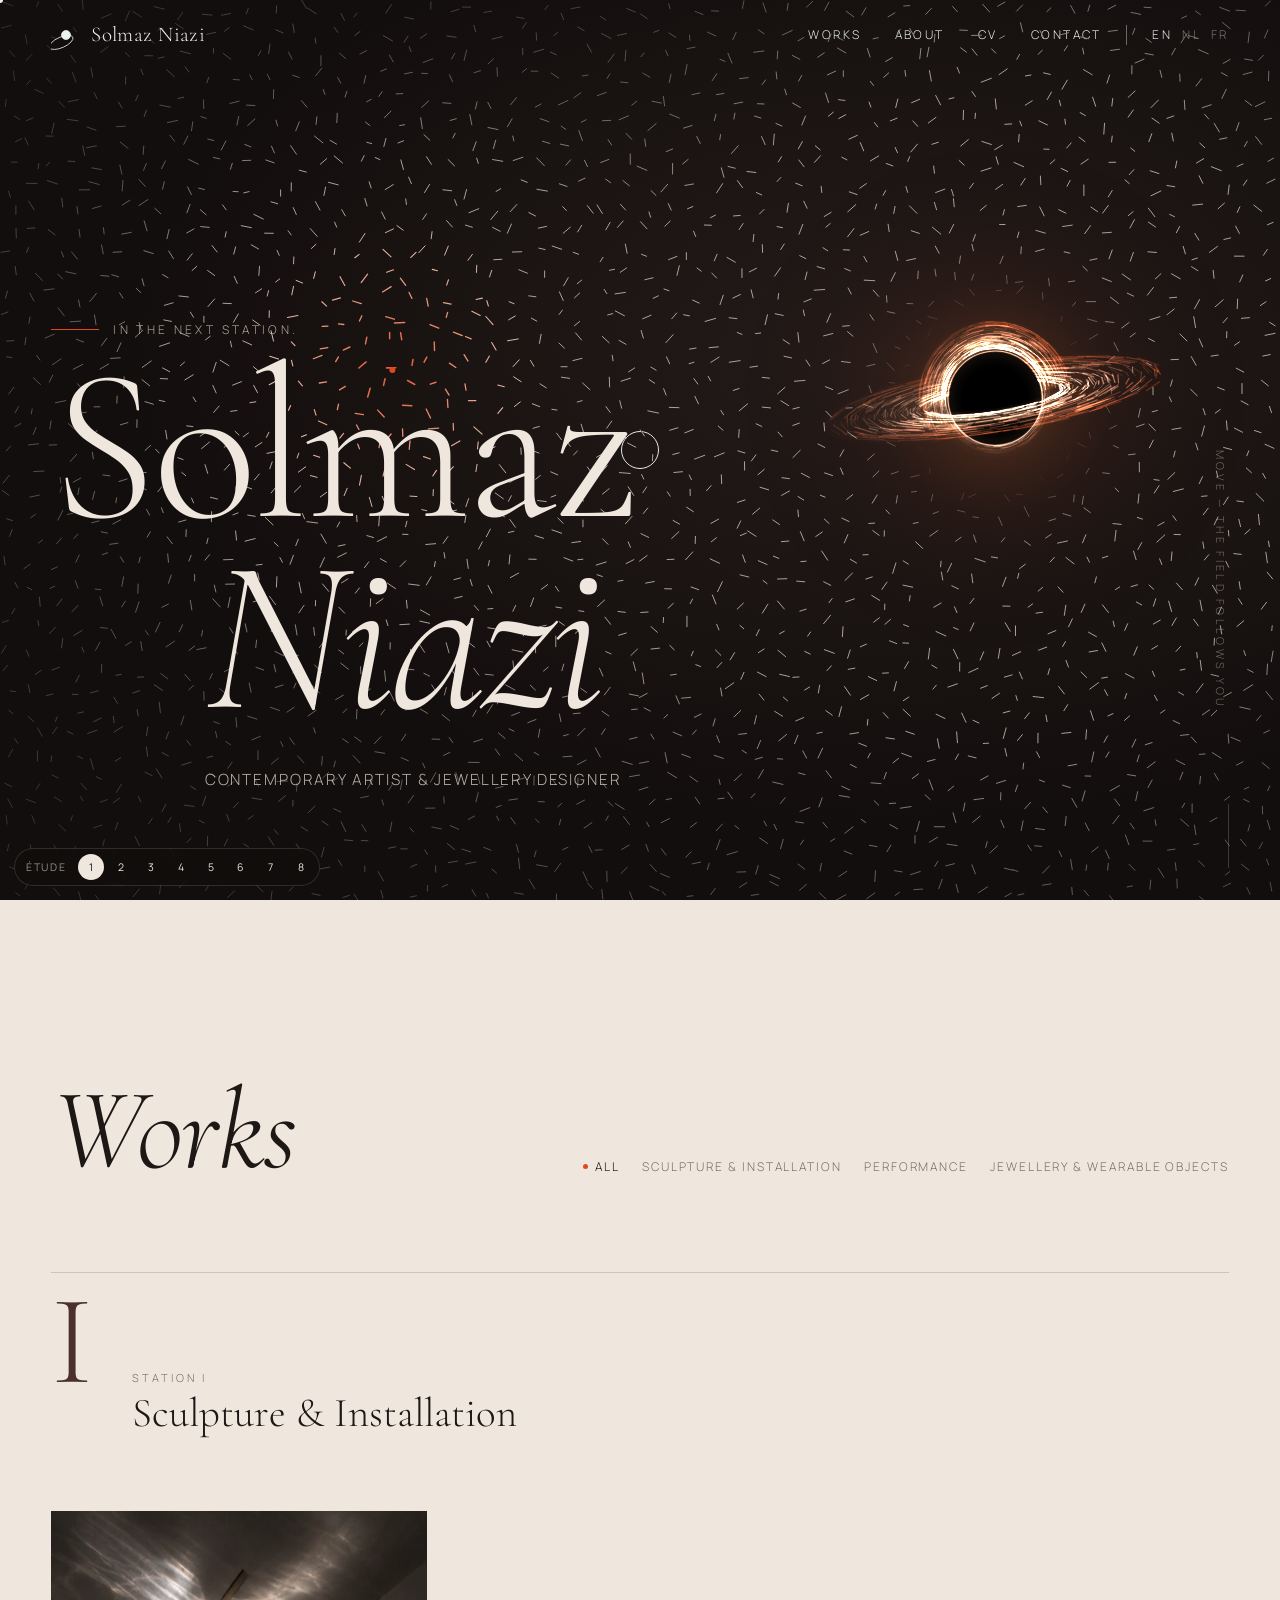
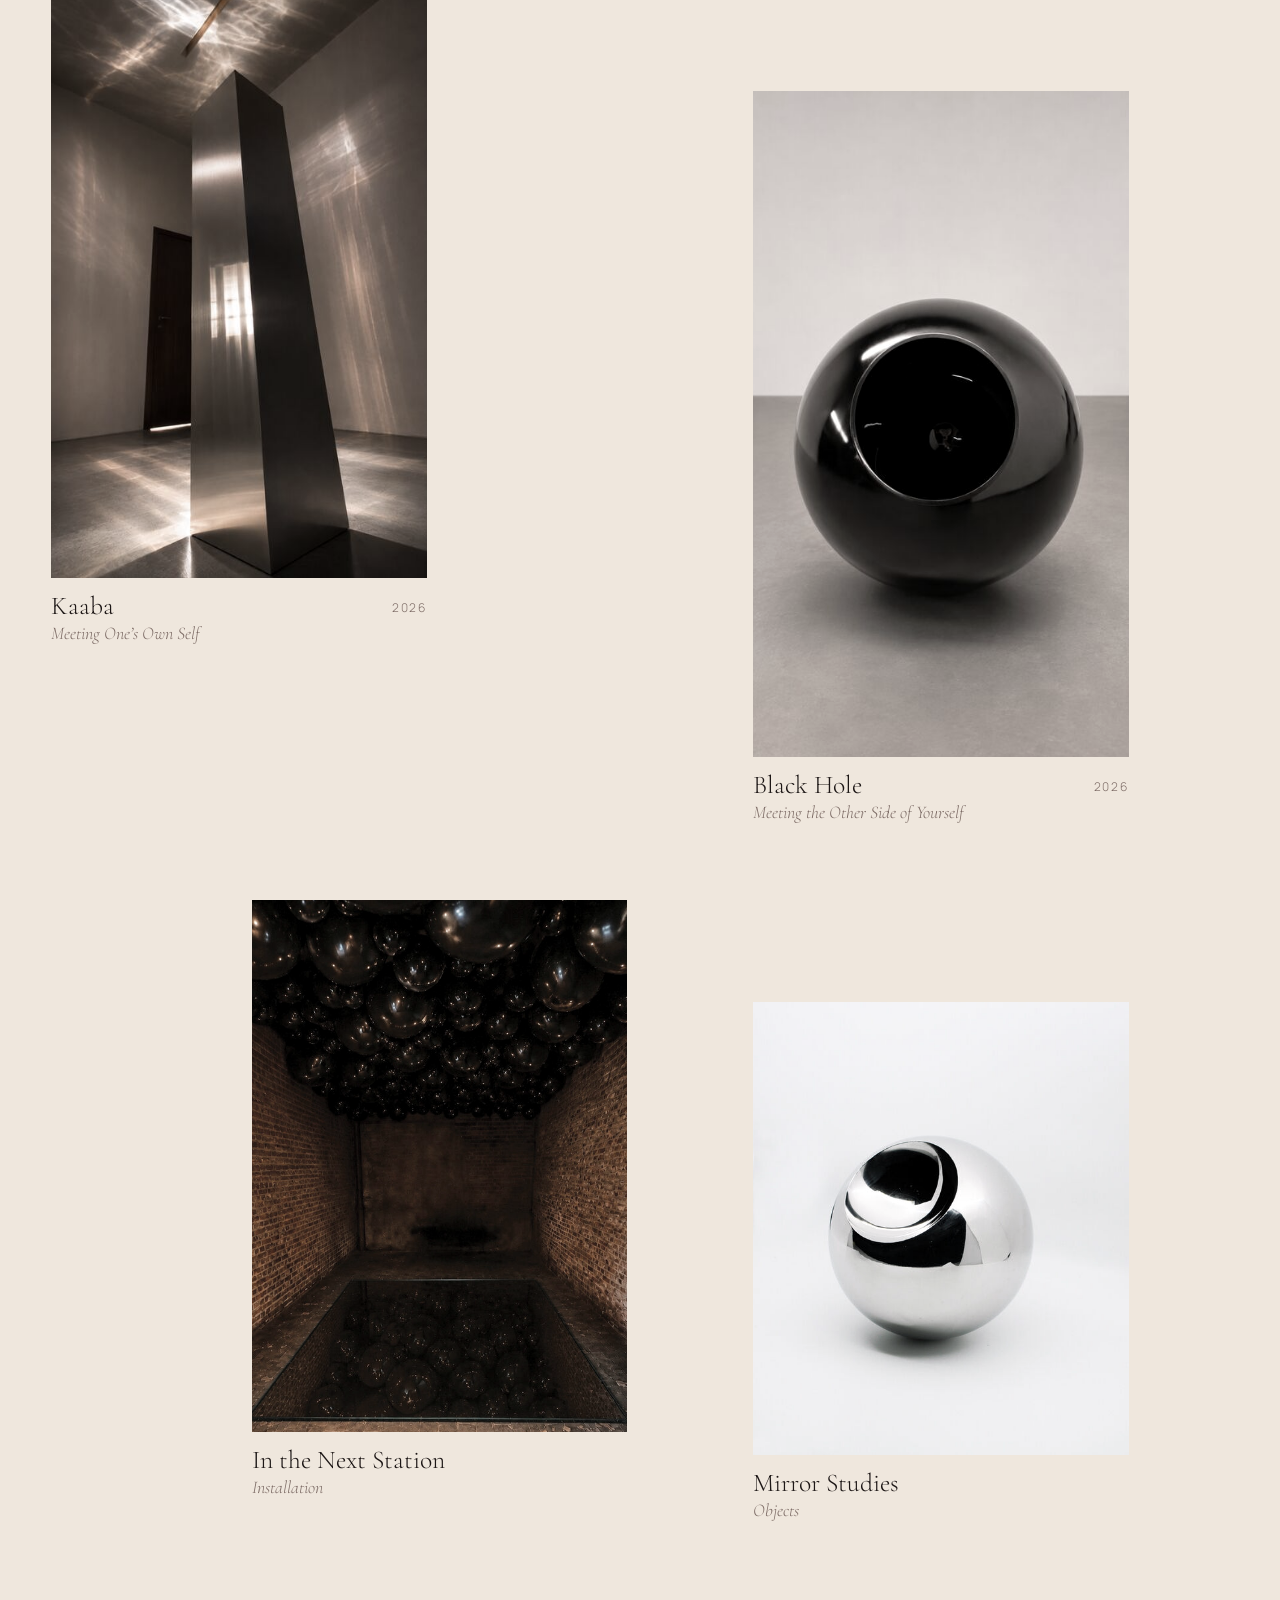
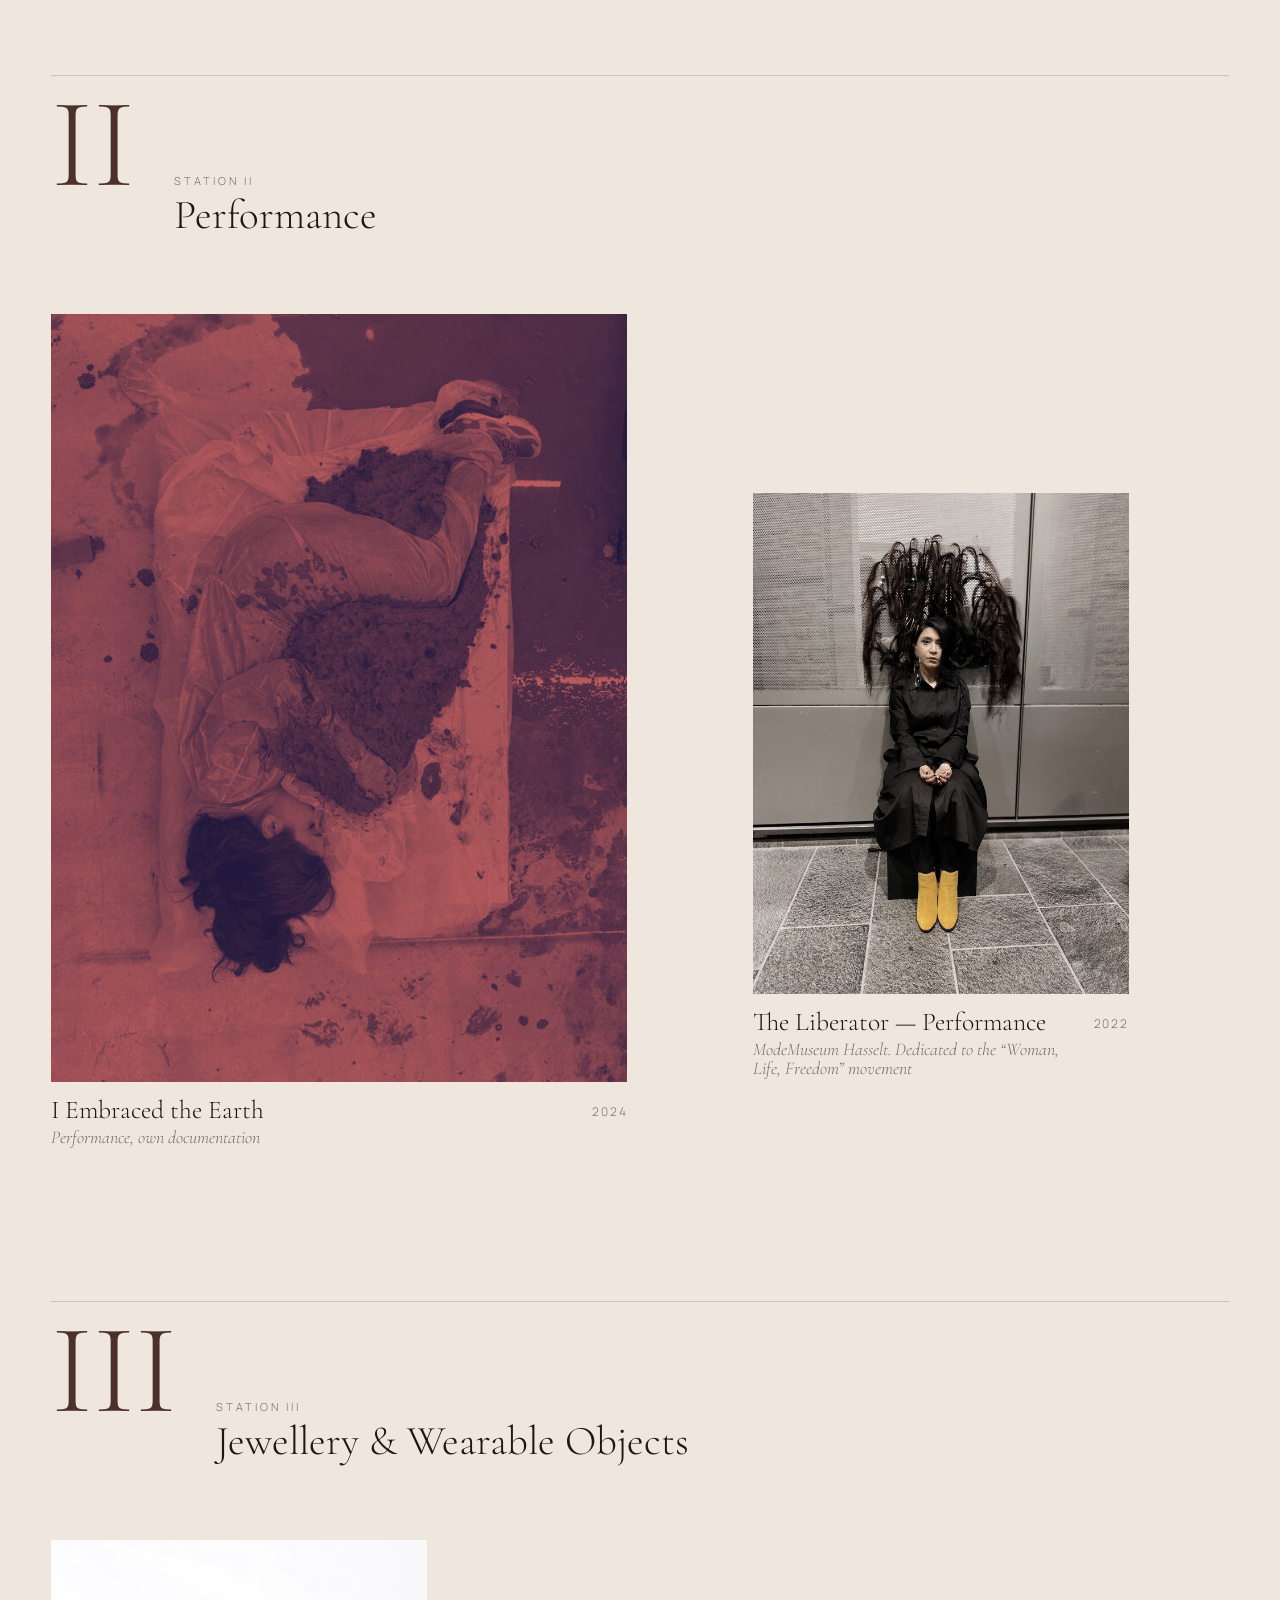
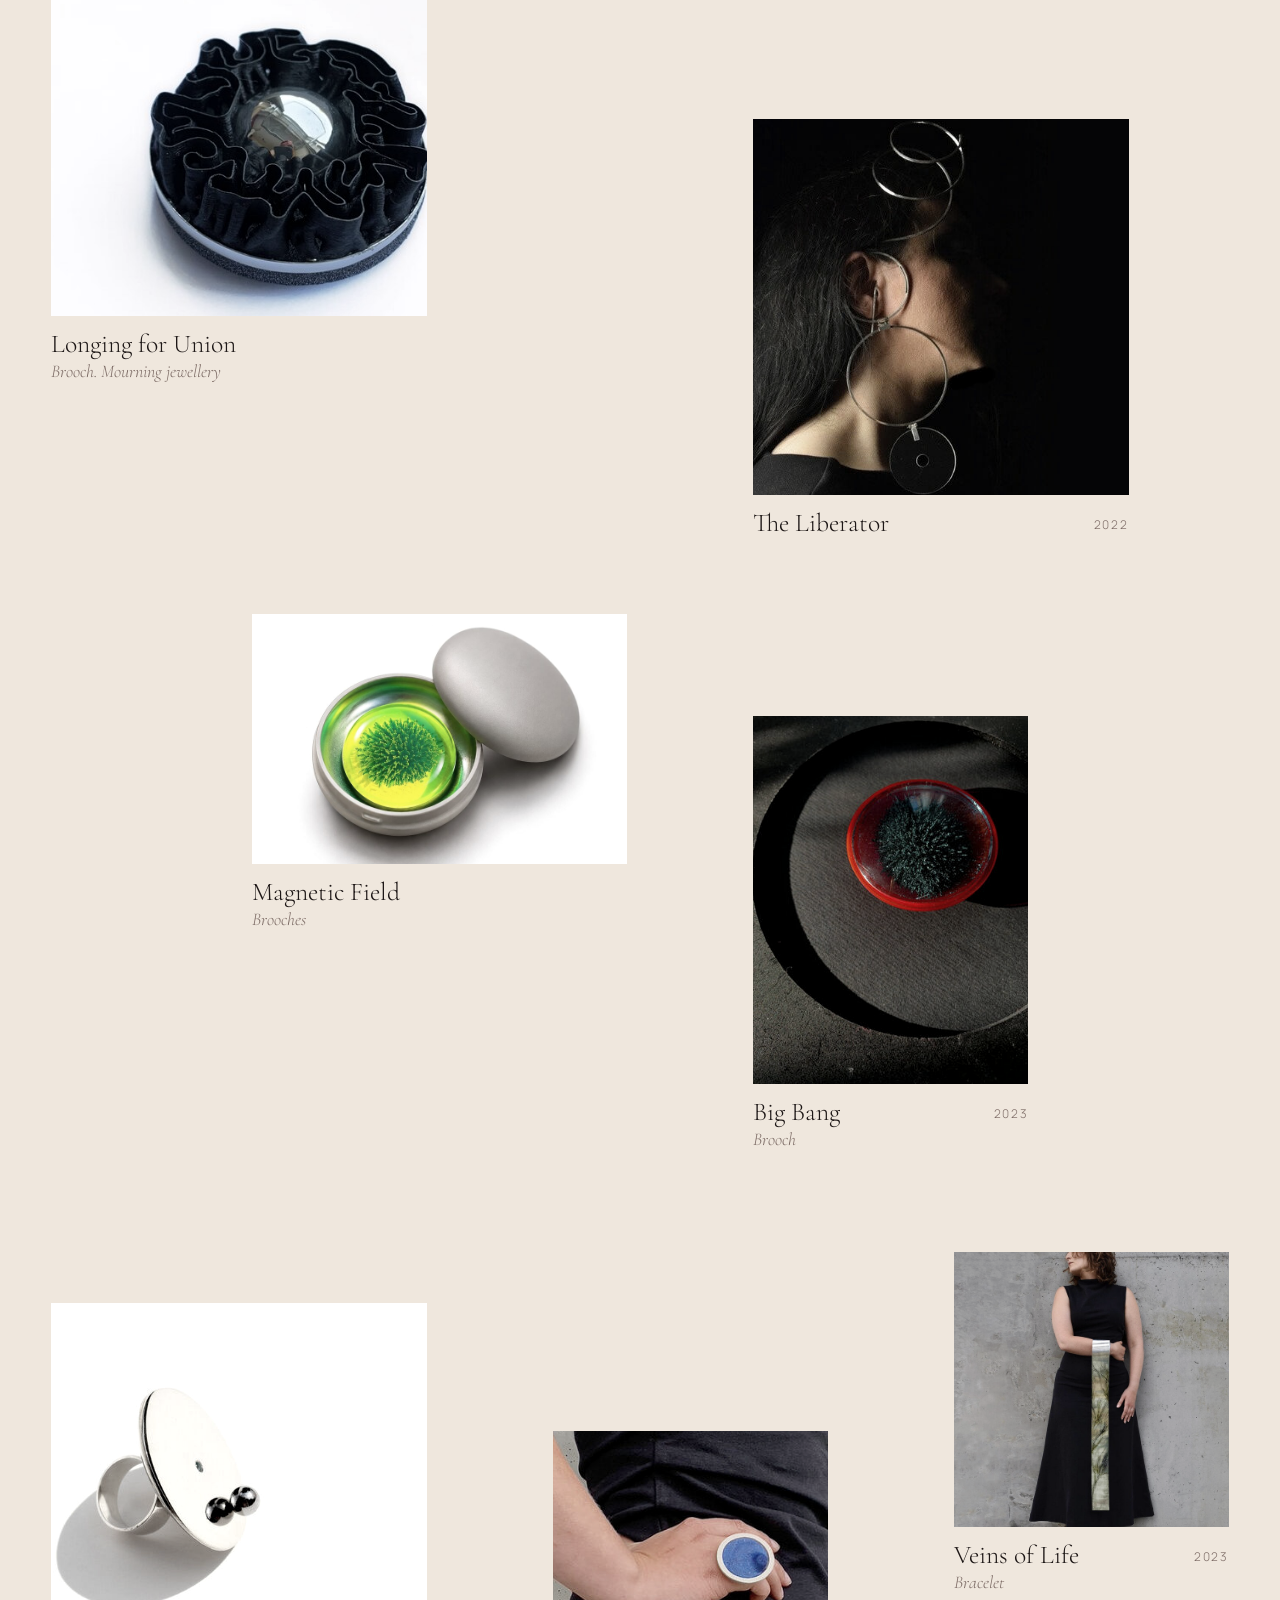
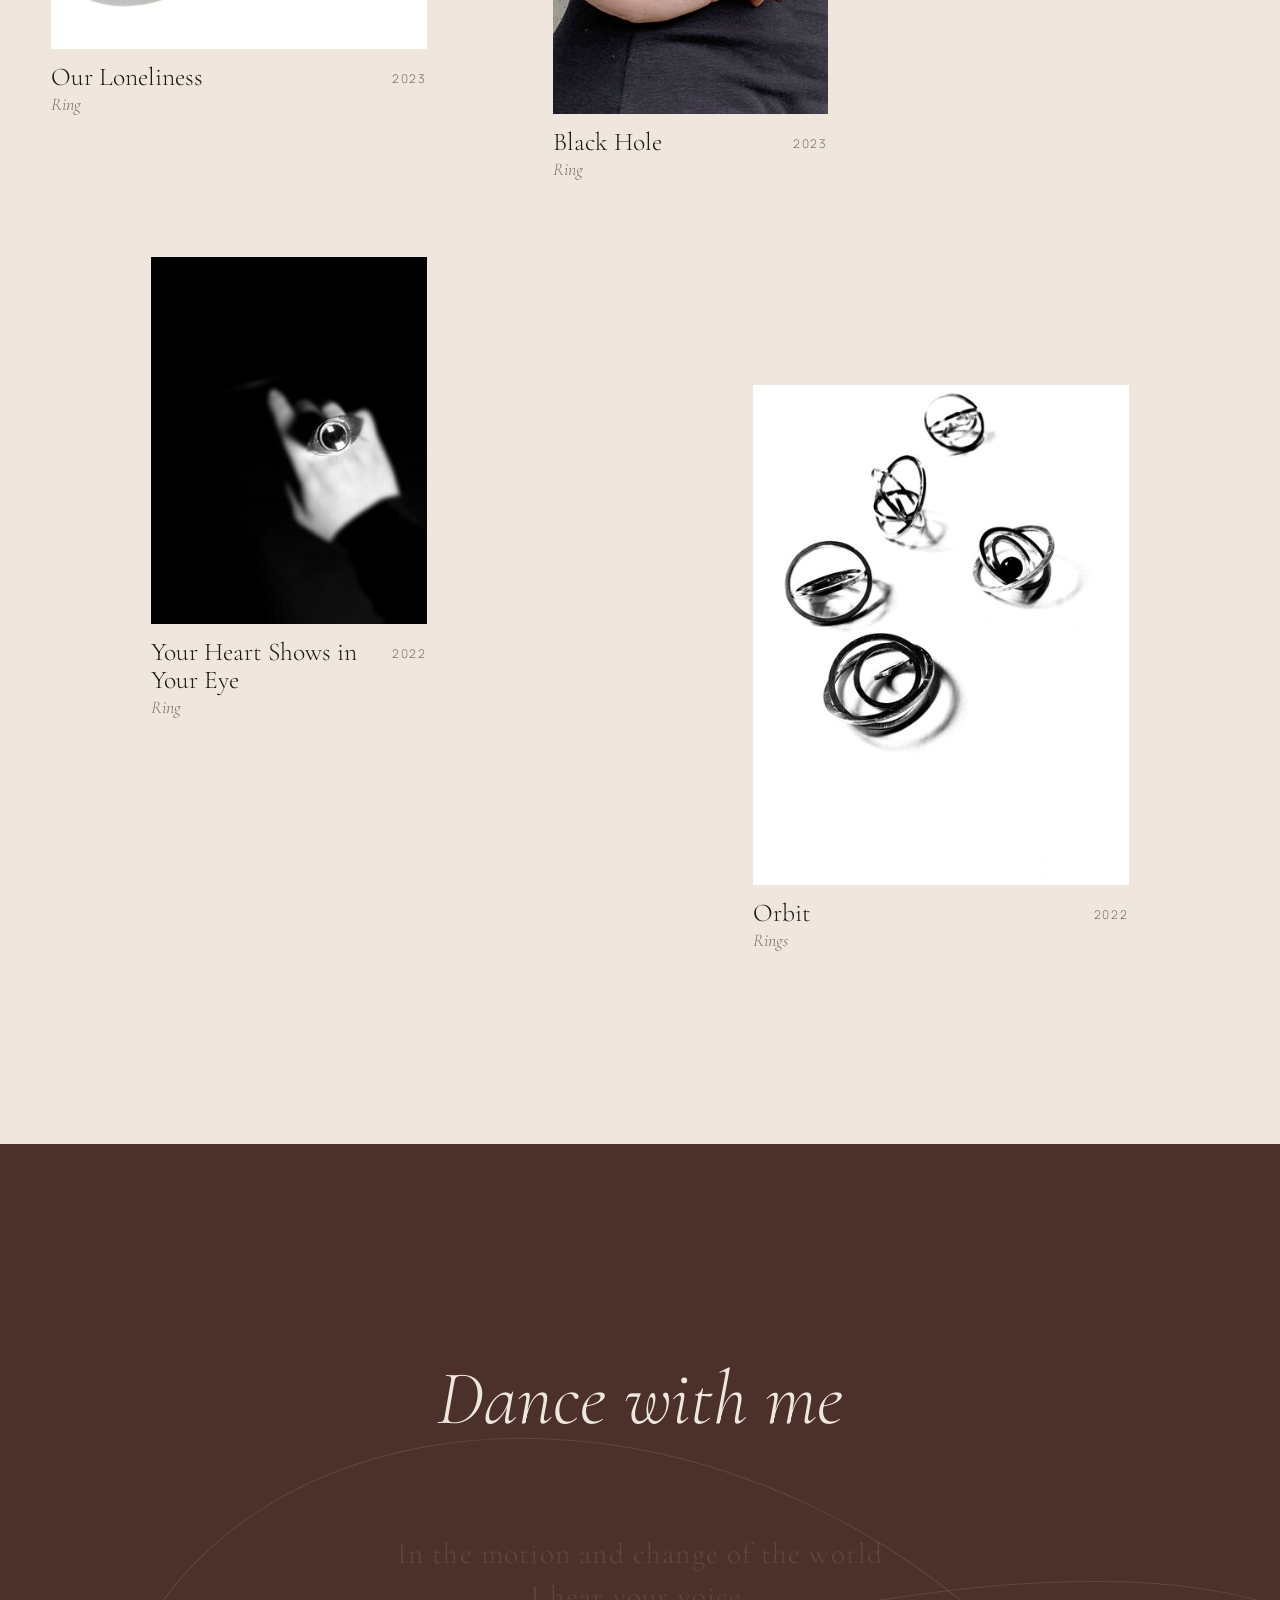
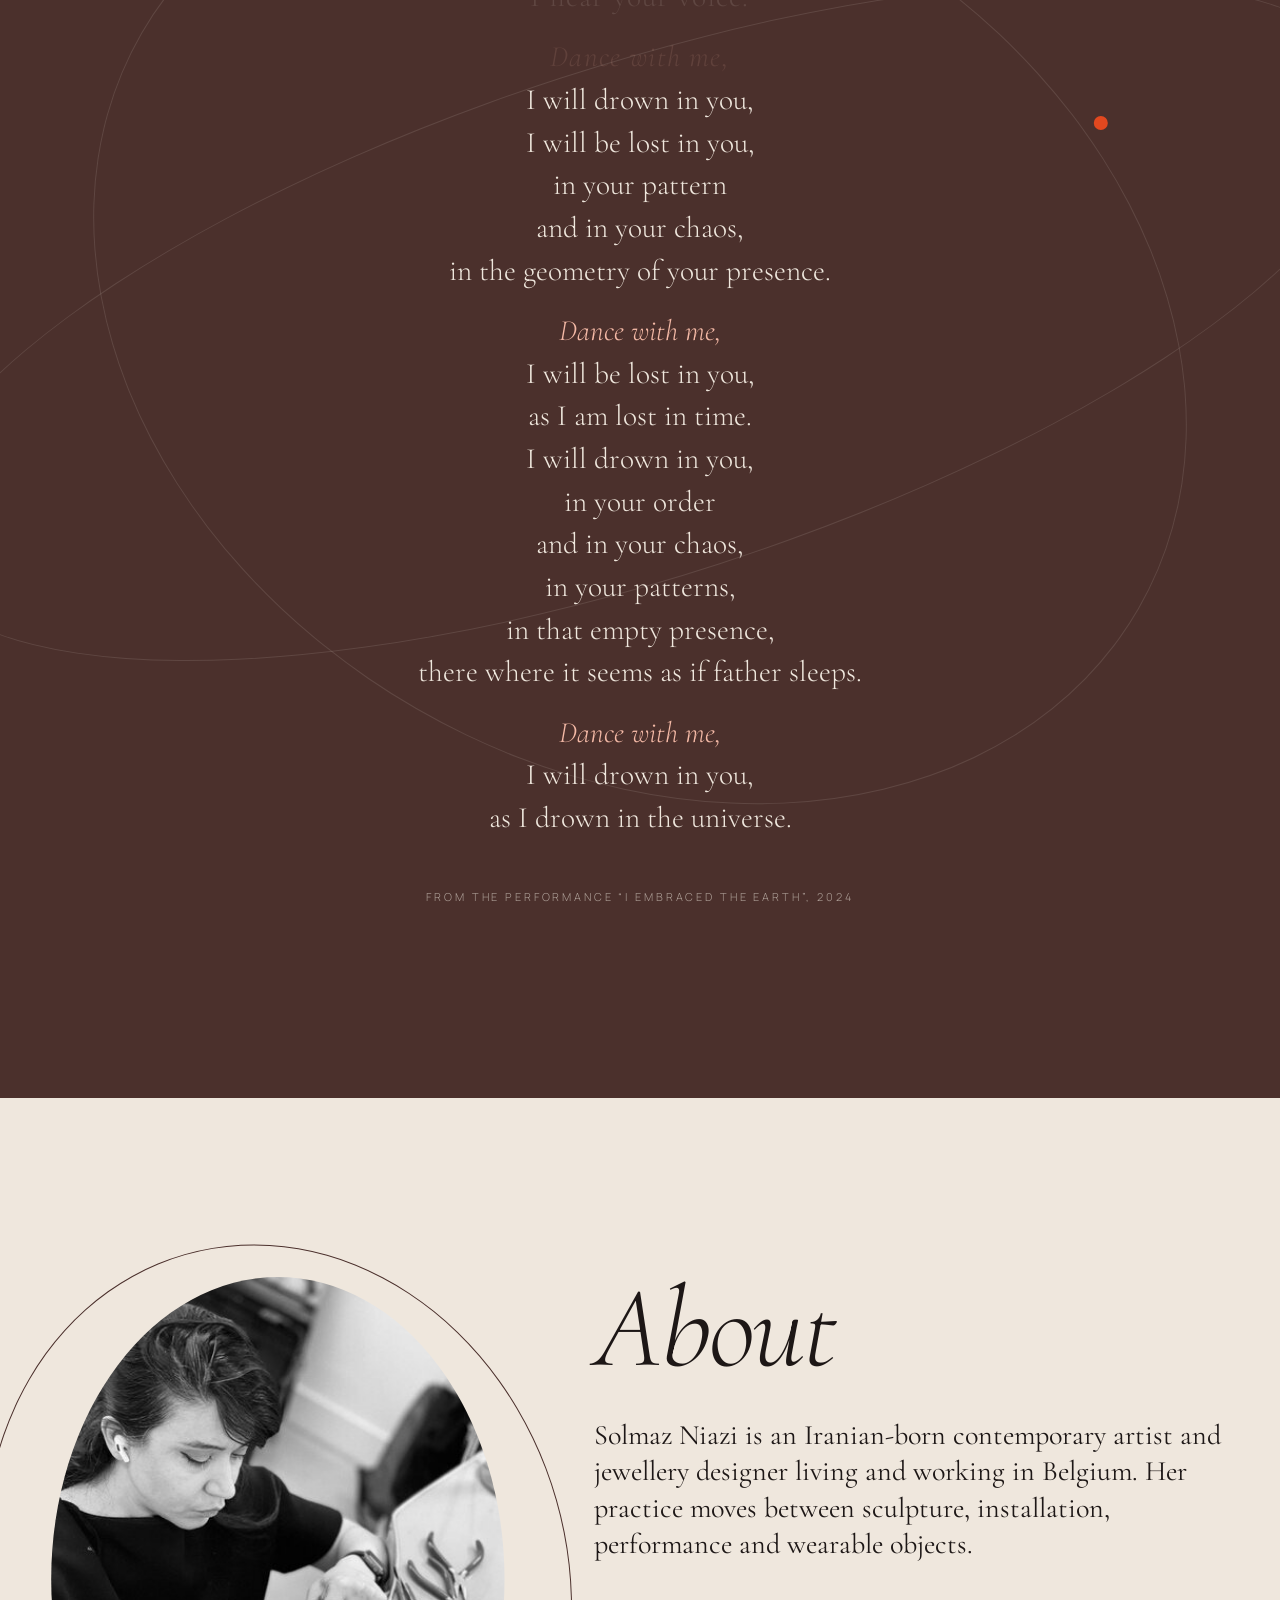
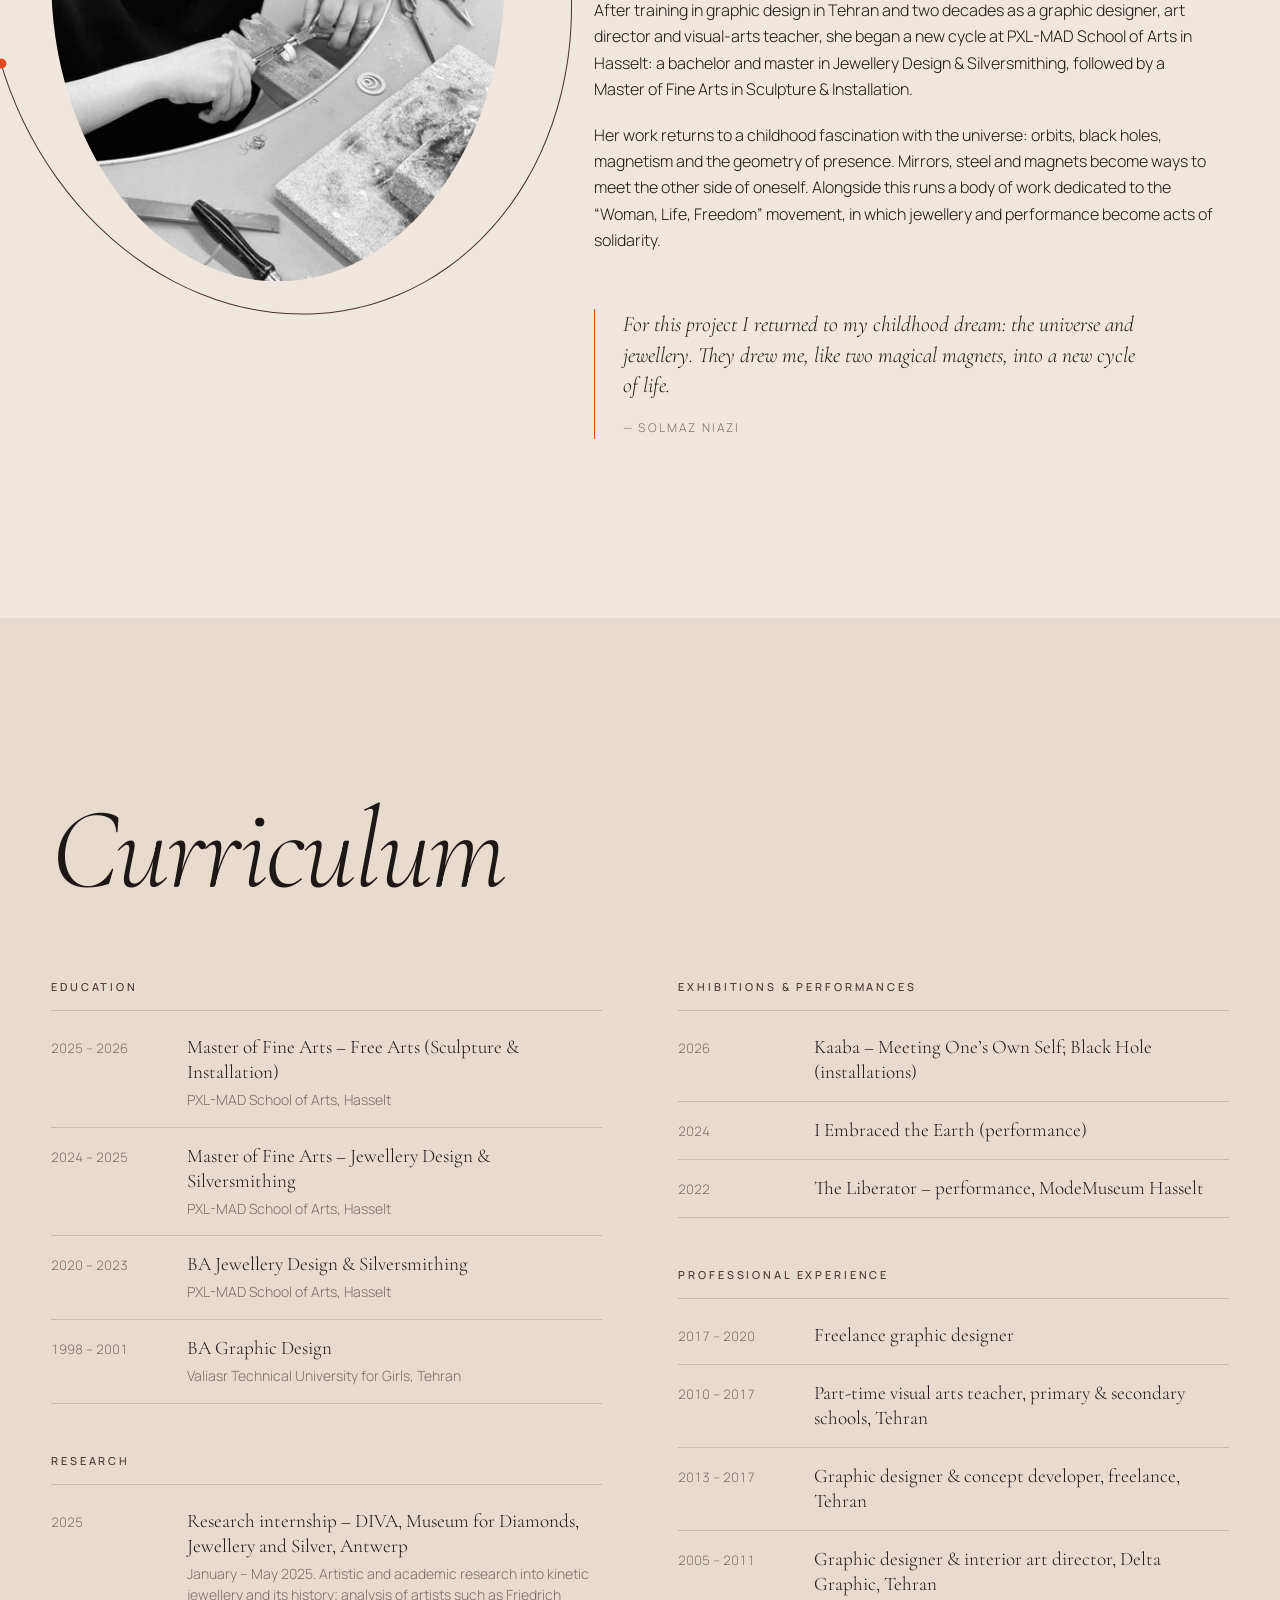
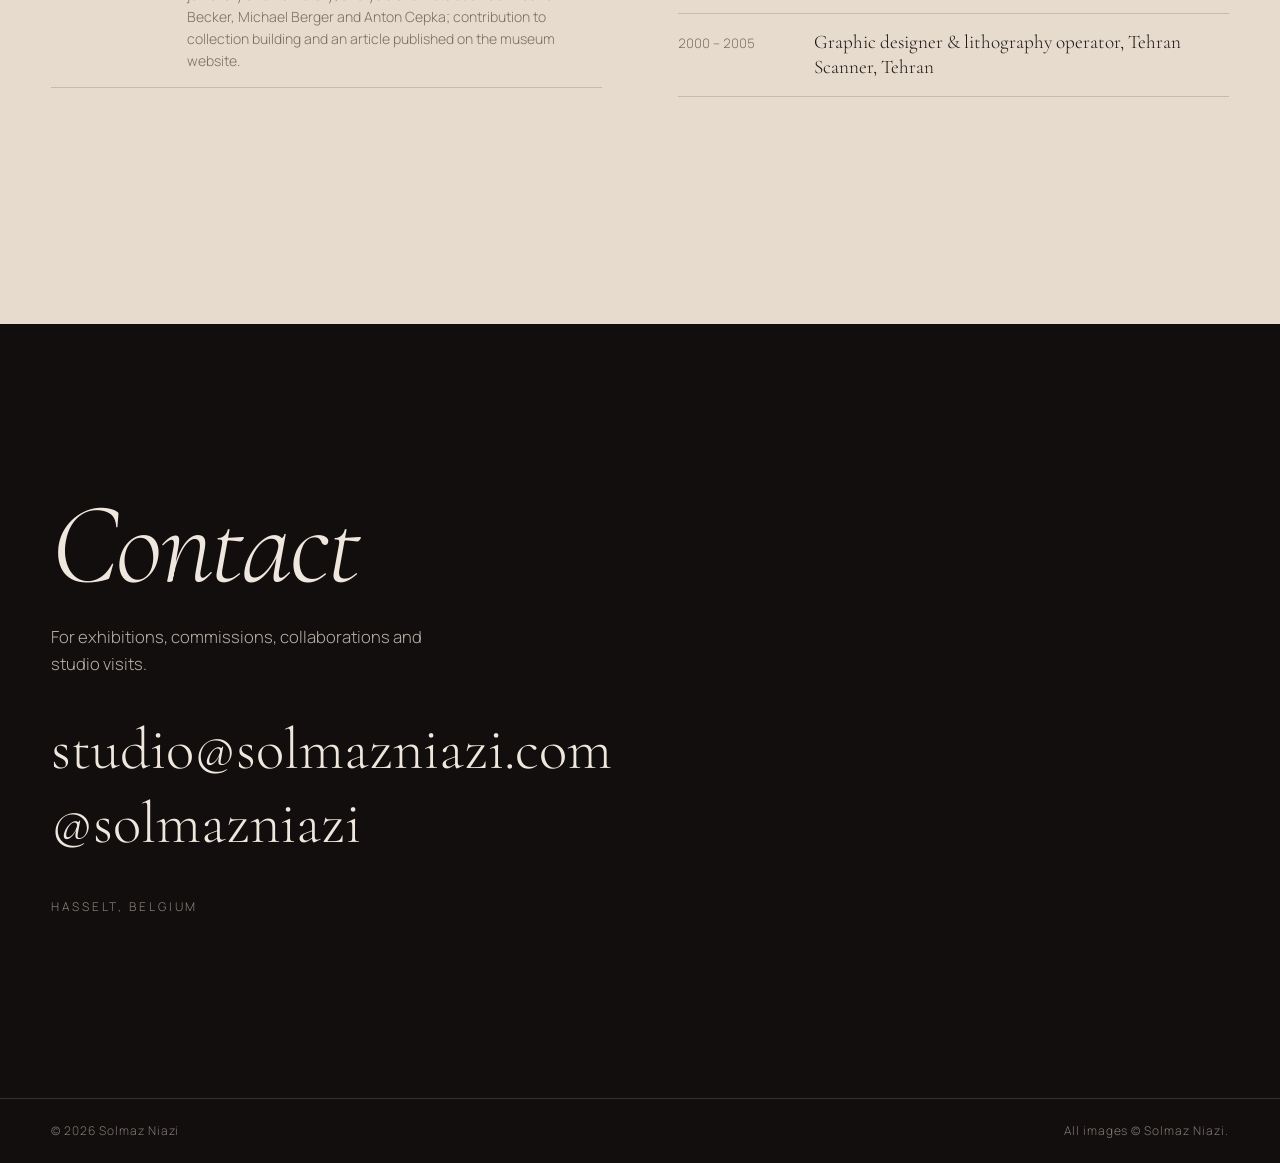
<file: index.html>
<!doctype html>
<html lang="en">
<head>
  <meta charset="utf-8">
  <meta name="viewport" content="width=device-width, initial-scale=1">
  <title>Solmaz Niazi — Contemporary artist & jewellery designer</title>
  <meta name="description" content="Solmaz Niazi is an Iranian-born contemporary artist and jewellery designer based in Belgium, working in sculpture, installation, performance and wearable objects.">
  <meta property="og:title" content="Solmaz Niazi">
  <meta property="og:description" content="Contemporary artist & jewellery designer, Belgium. Sculpture, installation, performance, jewellery.">
  <meta property="og:image" content="assets/img/works/kaaba-2.jpg">
  <meta property="og:type" content="website">
  <meta name="theme-color" content="#120e0d">
  <link rel="icon" href="assets/img/favicon.svg" type="image/svg+xml">
  <link rel="preconnect" href="https://fonts.googleapis.com">
  <link rel="preconnect" href="https://fonts.gstatic.com" crossorigin>
  <link href="https://fonts.googleapis.com/css2?family=Cormorant+Garamond:ital,wght@0,300;0,400;0,500;1,300;1,400&family=Manrope:wght@300;400;500&display=swap" rel="stylesheet">
  <link rel="stylesheet" href="assets/css/style.css">
</head>
<body>
  <a class="skip" href="#works">Skip to works</a>

  <div class="cursor" aria-hidden="true"><span class="cursor-dot"></span><span class="cursor-ring"><em class="cursor-label"></em></span></div>

  <header class="nav" id="nav">
    <a href="#top" class="nav-mark" aria-label="Solmaz Niazi, home">
      <svg viewBox="0 0 40 40" aria-hidden="true"><circle cx="20" cy="20" r="6"/><ellipse cx="20" cy="20" rx="17" ry="7" transform="rotate(-24 20 20)"/></svg>
      <span>Solmaz Niazi</span>
    </a>
    <nav class="nav-links" aria-label="Main">
      <a href="#works" data-t="navWorks">Works</a>
      <a href="#about" data-t="navAbout">About</a>
      <a href="#cv" data-t="navCv">CV</a>
      <a href="#contact" data-t="navContact">Contact</a>
    </nav>
    <div class="lang" role="group" aria-label="Language">
      <button data-lang="en">EN</button><button data-lang="nl">NL</button><button data-lang="fr">FR</button>
    </div>
  </header>

  <main id="top">
    <!-- HERO: a field of iron filings that turns toward the visitor -->
    <section class="hero" aria-label="Introduction">
      <canvas class="field" id="field" aria-hidden="true"></canvas>
      <div class="hero-inner">
        <p class="hero-station"><span class="dash"></span><span data-t="heroLine">In the next station.</span></p>
        <h1 class="hero-name">
          <span class="line"><span class="word">Solmaz</span></span>
          <span class="line"><span class="word italic">Niazi</span></span>
        </h1>
        <p class="hero-role" data-t="role">Contemporary artist &amp; jewellery designer</p>
      </div>
      <p class="hero-hint" data-t="heroHint">Move — the field follows you.</p>
      <a class="hero-scroll" href="#works" aria-label="Scroll to works"><span></span></a>
    </section>

    <!-- WORKS, arranged as stations -->
    <section class="works" id="works" aria-labelledby="works-title">
      <div class="works-head">
        <h2 id="works-title" class="section-title"><span data-t="worksTitle">Works</span></h2>
        <div class="filters" role="tablist" aria-label="Filter works" id="filters"></div>
      </div>
      <div id="stations"></div>
    </section>

    <!-- INTERLUDE: the poem -->
    <section class="interlude" aria-labelledby="poem-title">
      <div class="orbit-deco" aria-hidden="true"><i></i><i></i><i></i></div>
      <h2 id="poem-title" class="poem-title" data-t="poemTitle">Dance with me</h2>
      <div class="poem" id="poem"></div>
      <p class="poem-credit" data-t="poemCredit"></p>
    </section>

    <!-- ABOUT -->
    <section class="about" id="about" aria-labelledby="about-title">
      <figure class="about-portrait reveal">
        <div class="portrait-orbit" aria-hidden="true"></div>
        <img src="assets/img/works/portrait.jpg" alt="Solmaz Niazi at work at the jeweller's bench" loading="lazy" width="431" height="574">
      </figure>
      <div class="about-text">
        <h2 id="about-title" class="section-title" data-t="aboutTitle">About</h2>
        <div id="bio" class="bio"></div>
        <blockquote class="pull reveal"><p data-t="quote"></p><cite>— Solmaz Niazi</cite></blockquote>
      </div>
    </section>

    <!-- CV -->
    <section class="cv" id="cv" aria-labelledby="cv-title">
      <h2 id="cv-title" class="section-title" data-t="cvTitle">Curriculum</h2>
      <div class="cv-grid" id="cvgrid"></div>
    </section>

    <!-- CONTACT -->
    <section class="contact" id="contact" aria-labelledby="contact-title">
      <canvas class="field field--small" id="field2" aria-hidden="true"></canvas>
      <div class="contact-inner">
        <h2 id="contact-title" class="section-title" data-t="contactTitle">Contact</h2>
        <p class="contact-line" data-t="contactLine"></p>
        <div class="contact-links" id="contactlinks"></div>
        <p class="contact-loc" id="contactloc"></p>
      </div>
    </section>
  </main>

  <nav class="etudes" aria-label="Design études"><span>Étude</span><a href="./" aria-current="page">1</a><a href="./2/">2</a><a href="./3/">3</a><a href="./4/">4</a><a href="./5/">5</a><a href="./6/">6</a><a href="./7/">7</a><a href="./8/">8</a></nav>
  <footer class="foot">
    <span>© <span id="year"></span> Solmaz Niazi</span>
    <span data-t="rights"></span>
  </footer>

  <!-- WORK ROOM (opens over the page) -->
  <div class="room" id="room" role="dialog" aria-modal="true" aria-labelledby="room-title" hidden>
    <button class="room-close" id="room-close"><span data-t="close">Close</span> <i aria-hidden="true">×</i></button>
    <div class="room-scroll" id="room-scroll">
      <div class="room-info">
        <p class="room-meta" id="room-meta"></p>
        <h2 class="room-title" id="room-title"></h2>
        <p class="room-sub" id="room-sub"></p>
        <dl class="room-spec" id="room-spec"></dl>
        <div class="room-text" id="room-text"></div>
      </div>
      <div class="room-images" id="room-images"></div>
    </div>
    <nav class="room-nav" aria-label="Works">
      <button id="room-prev" data-t-aria="prev">←</button>
      <span id="room-count"></span>
      <button id="room-next" data-t-aria="next">→</button>
    </nav>
  </div>

  <noscript><p class="noscript">This site uses JavaScript to show the works.</p></noscript>
  <script src="assets/js/content.js"></script>
  <script src="assets/js/main.js"></script>
</body>
</html>
</file>
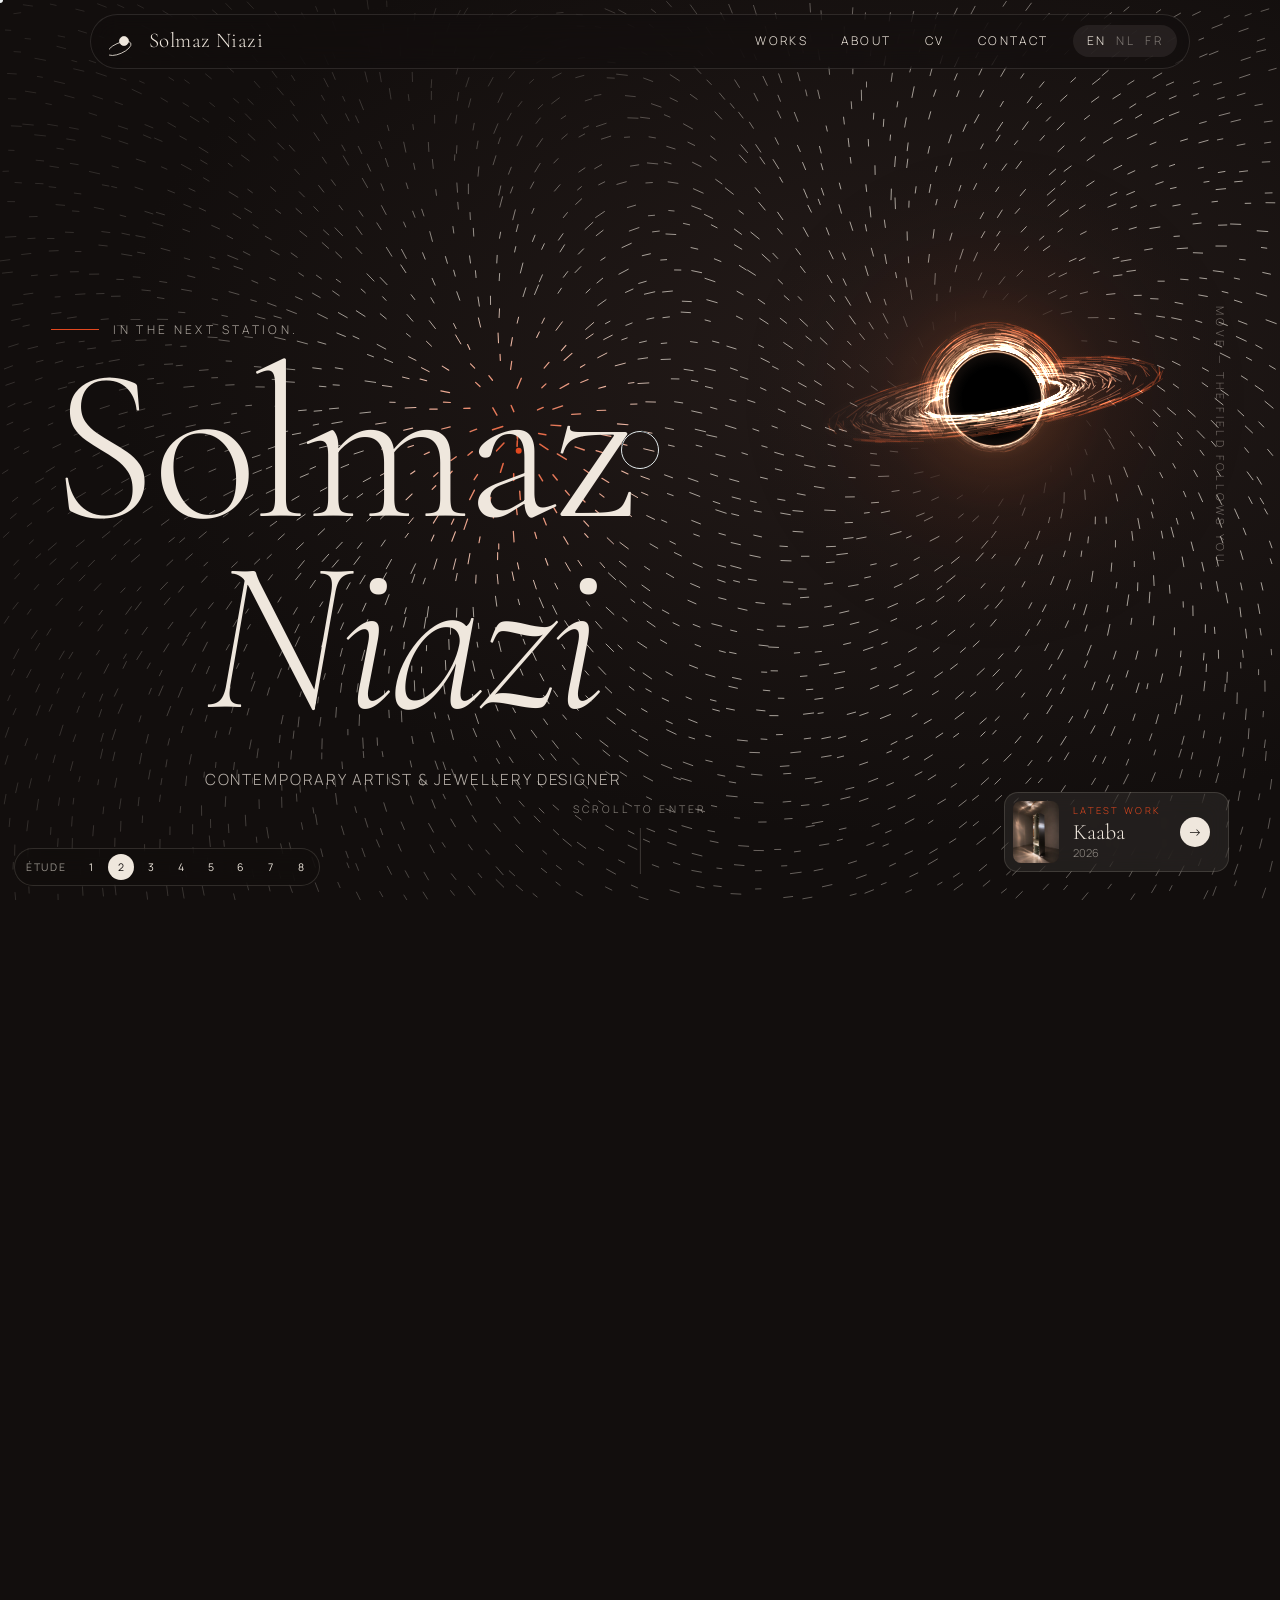
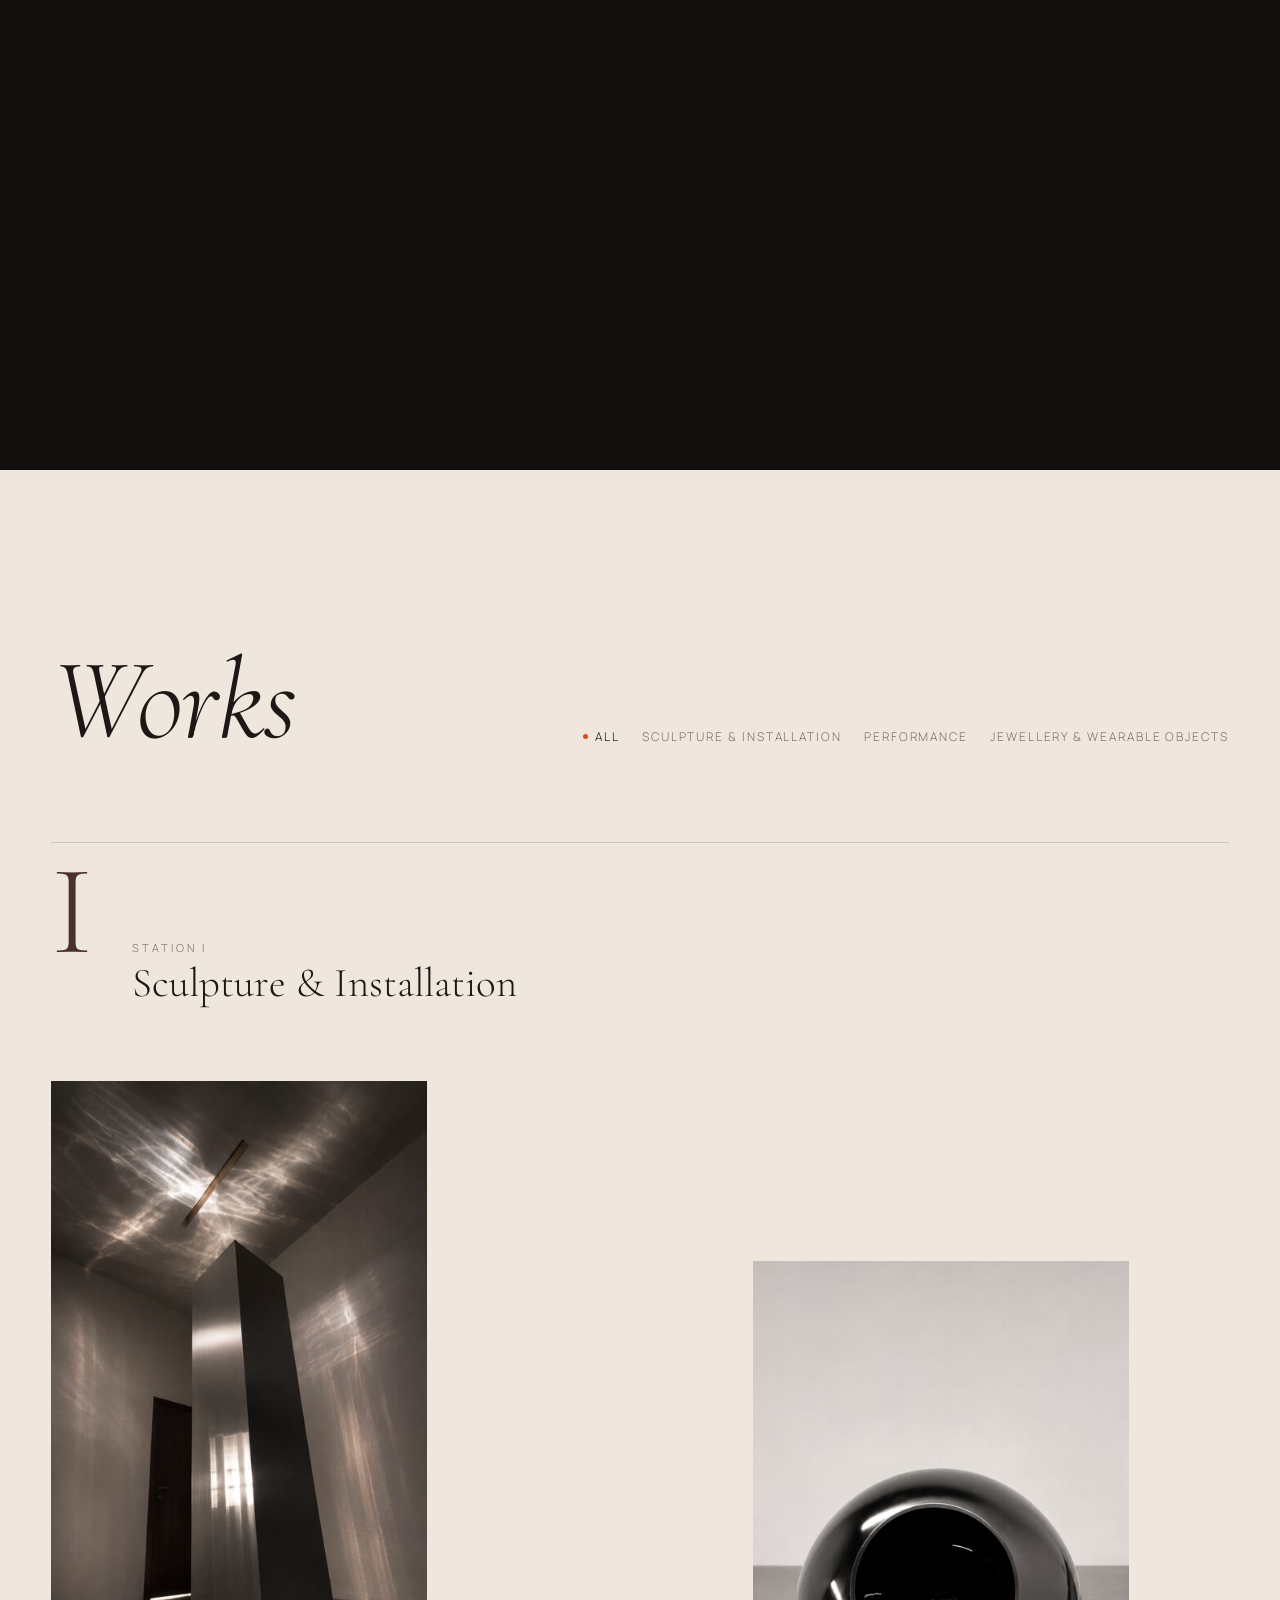
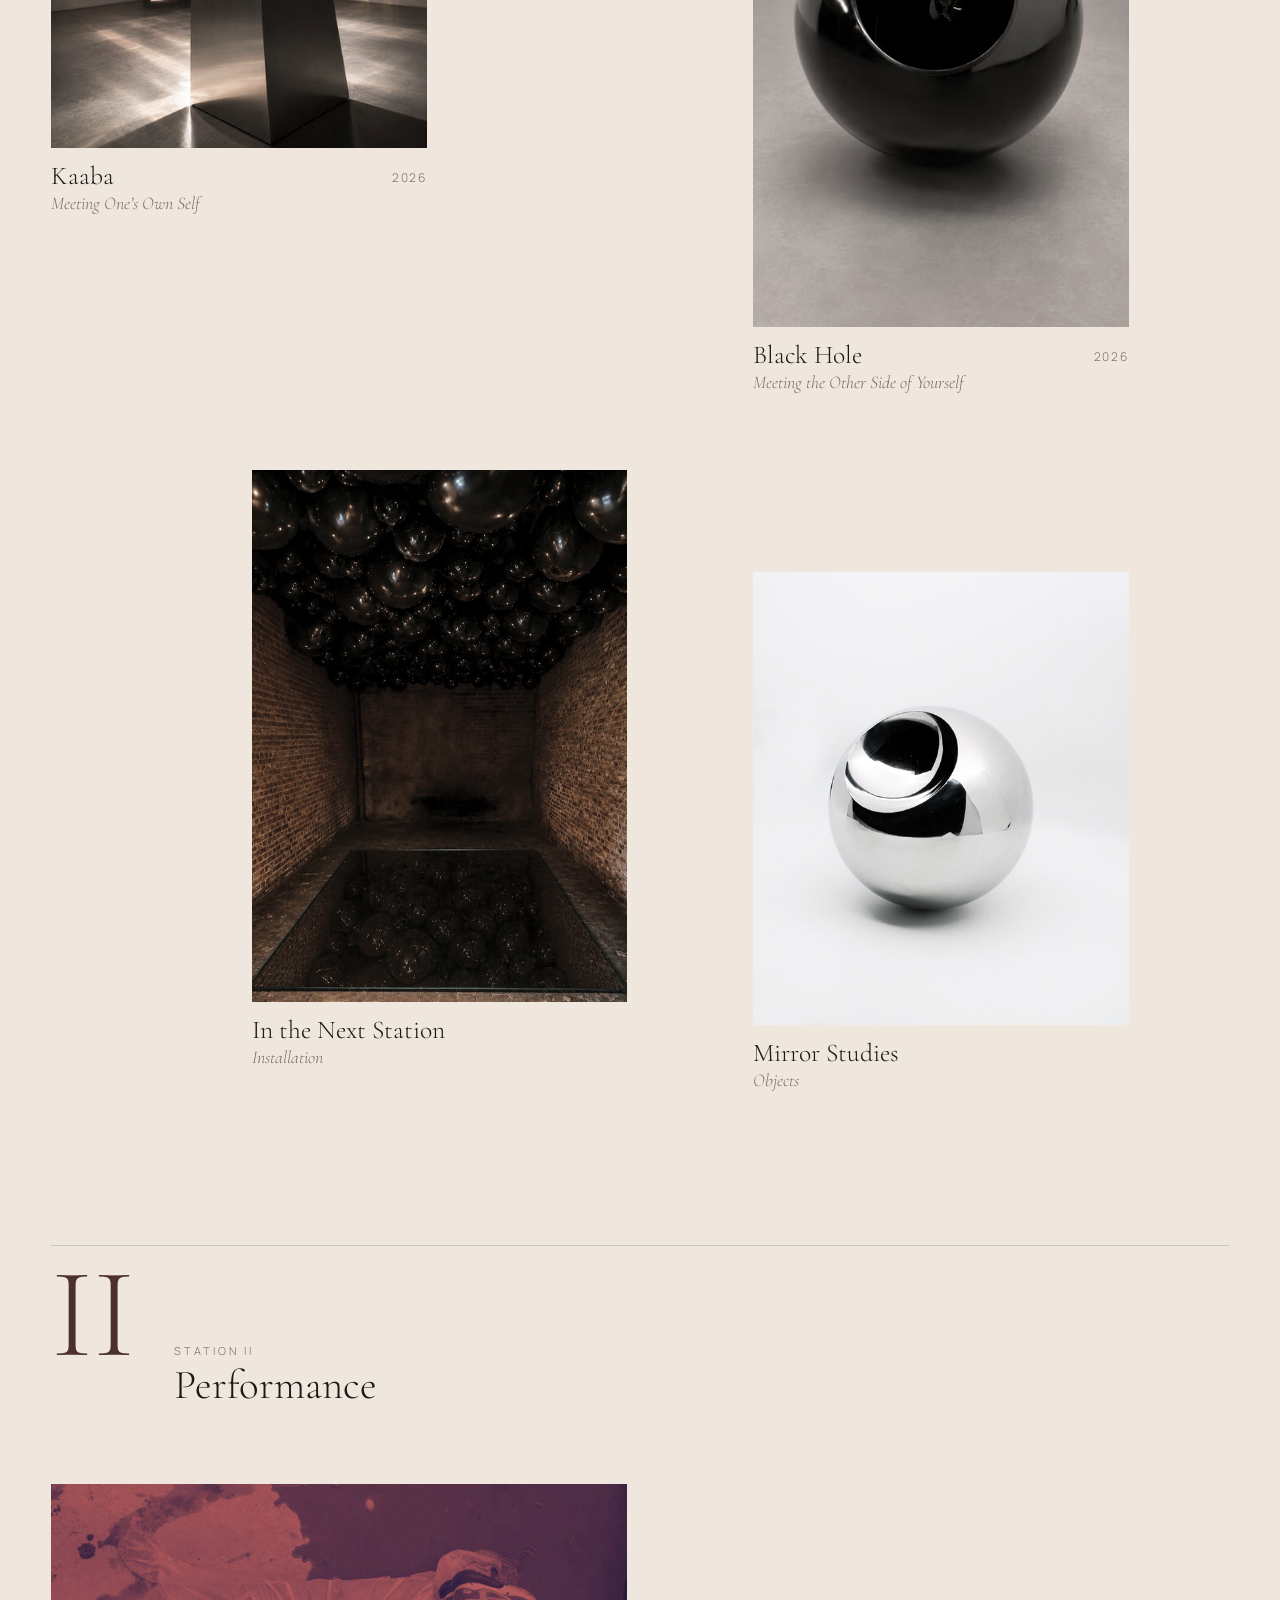
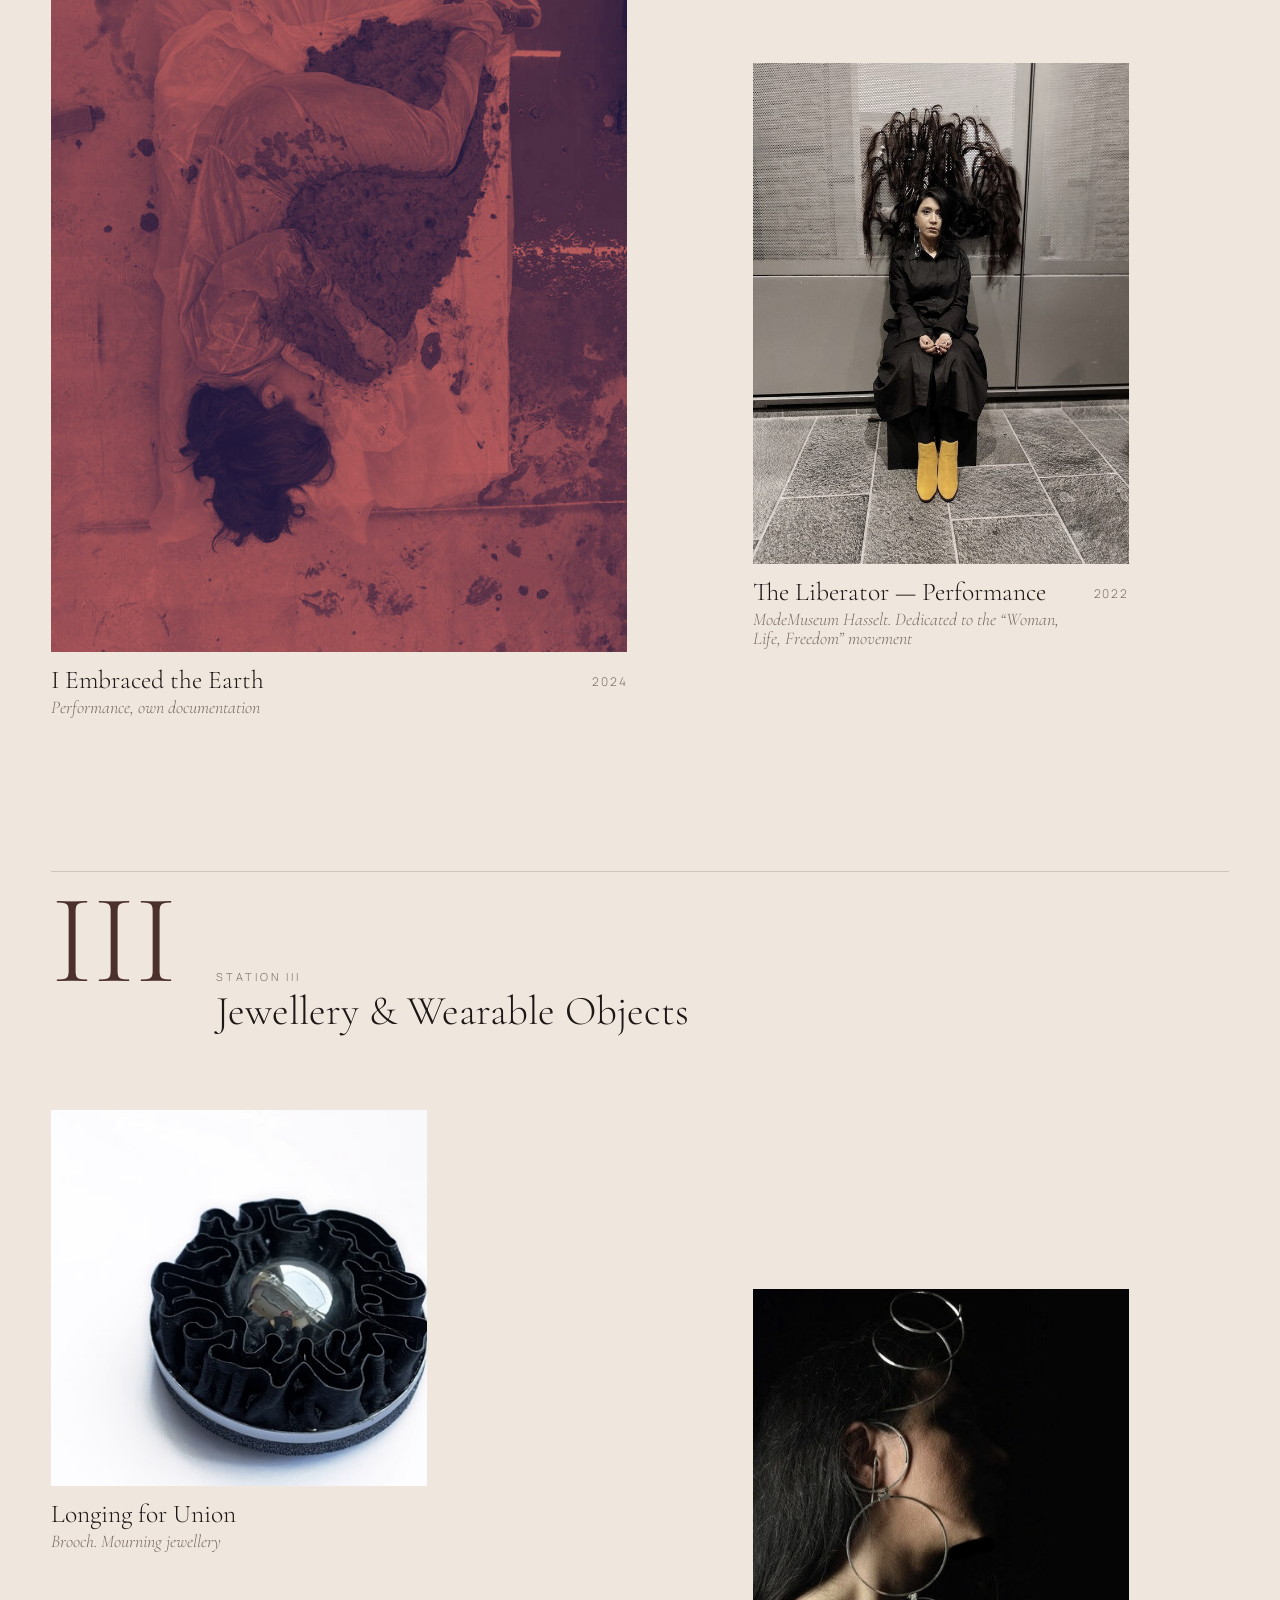
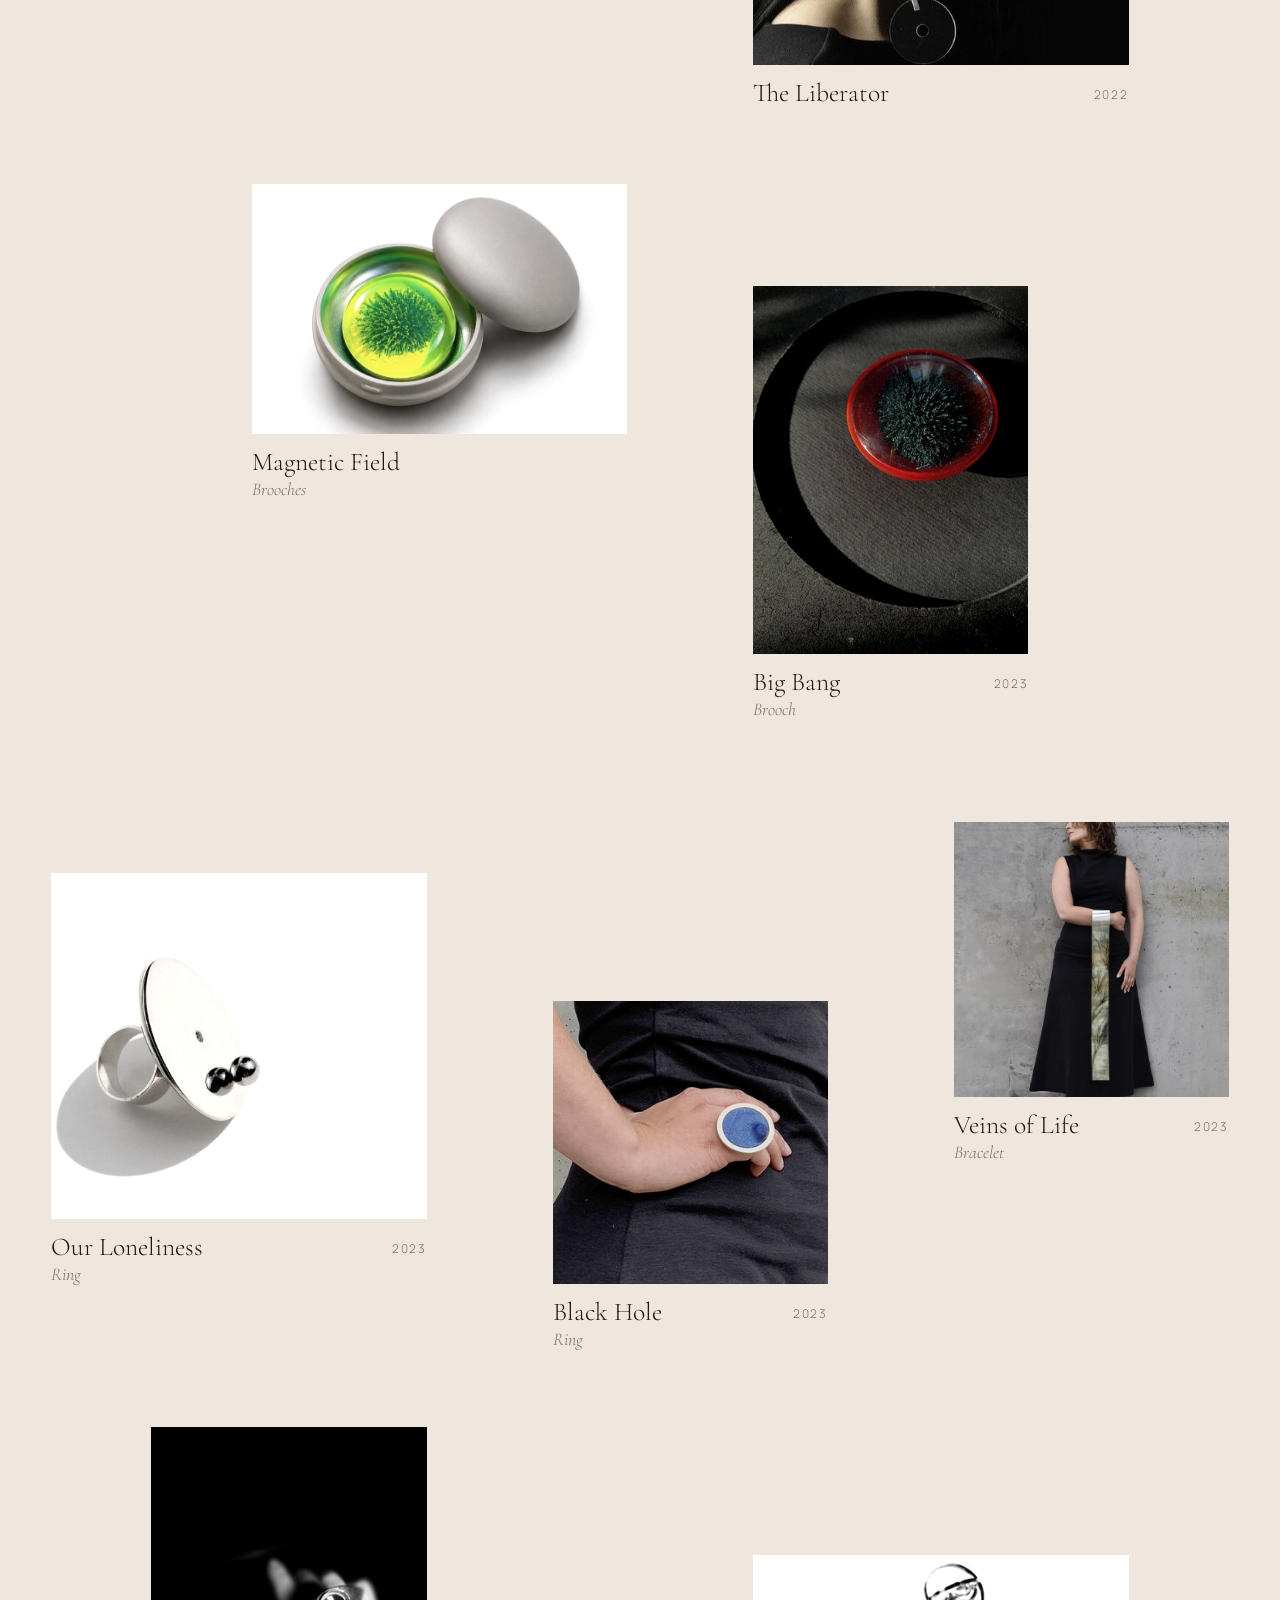
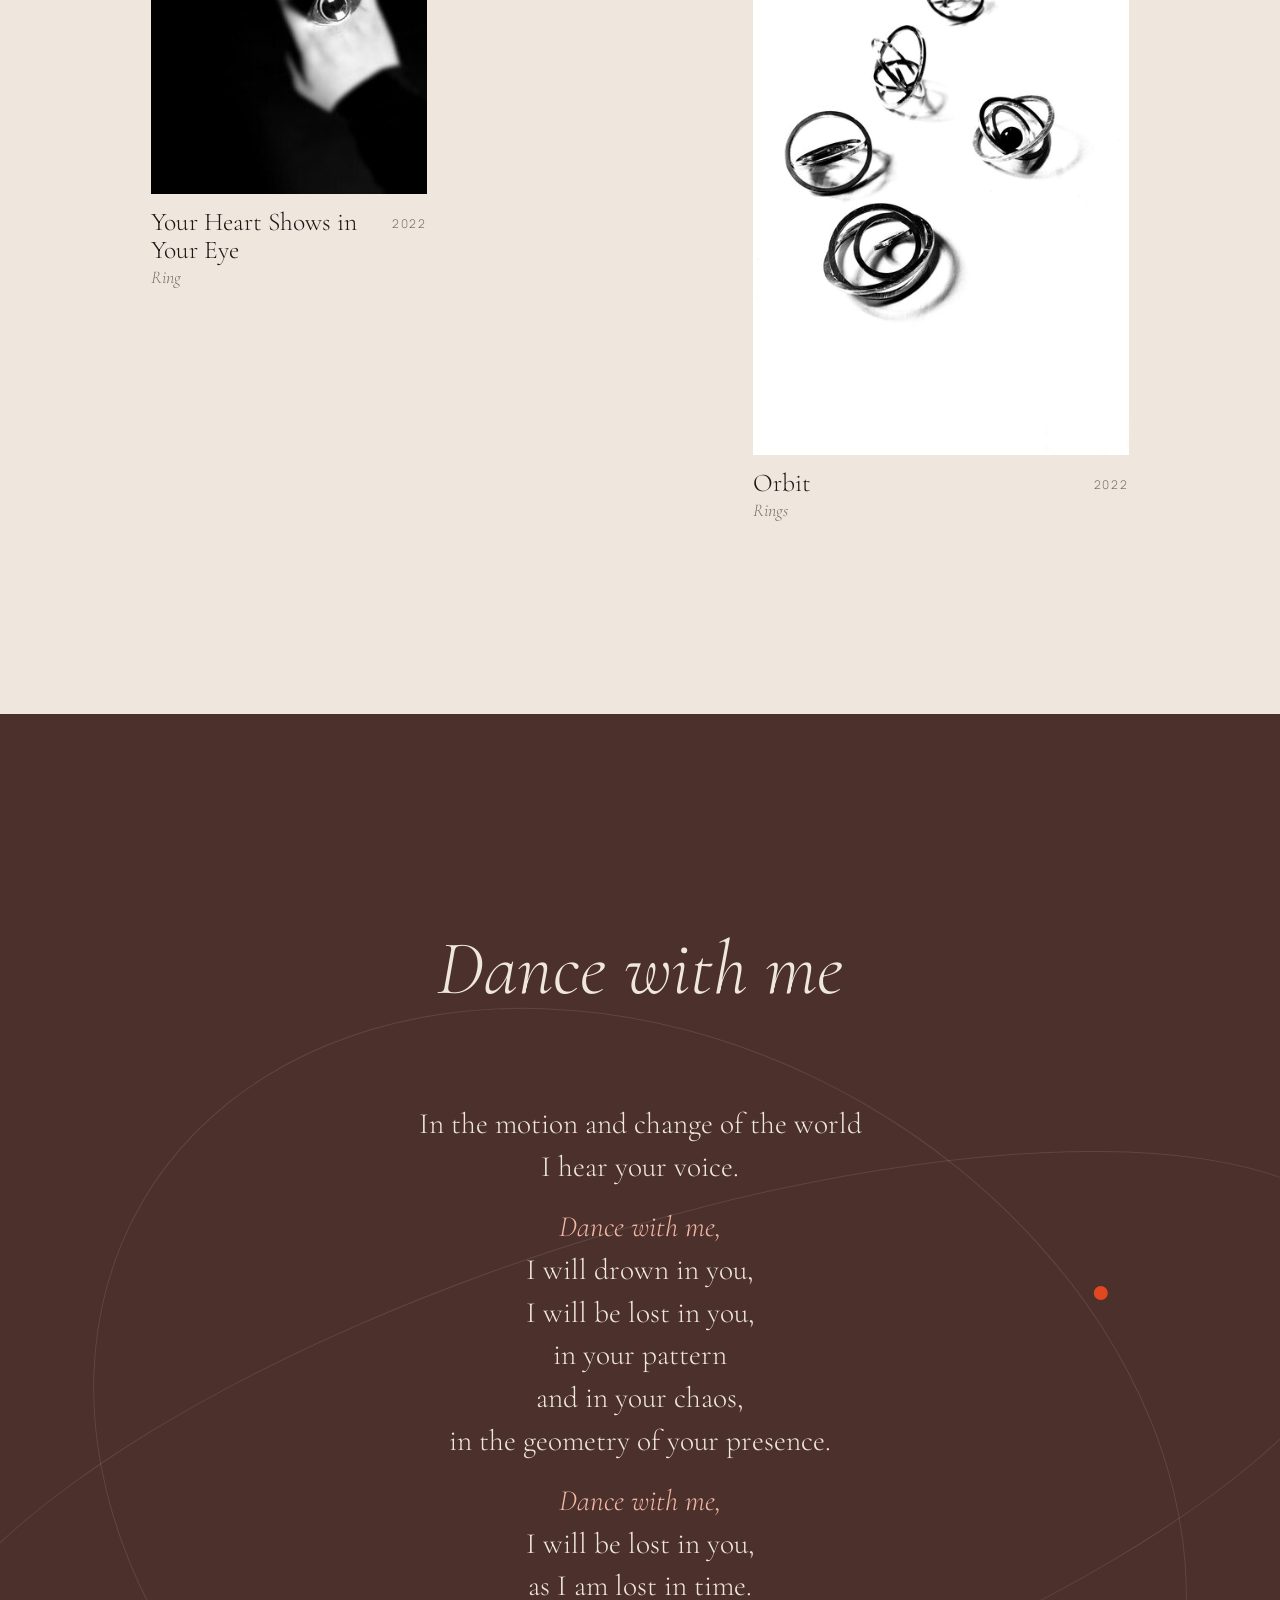
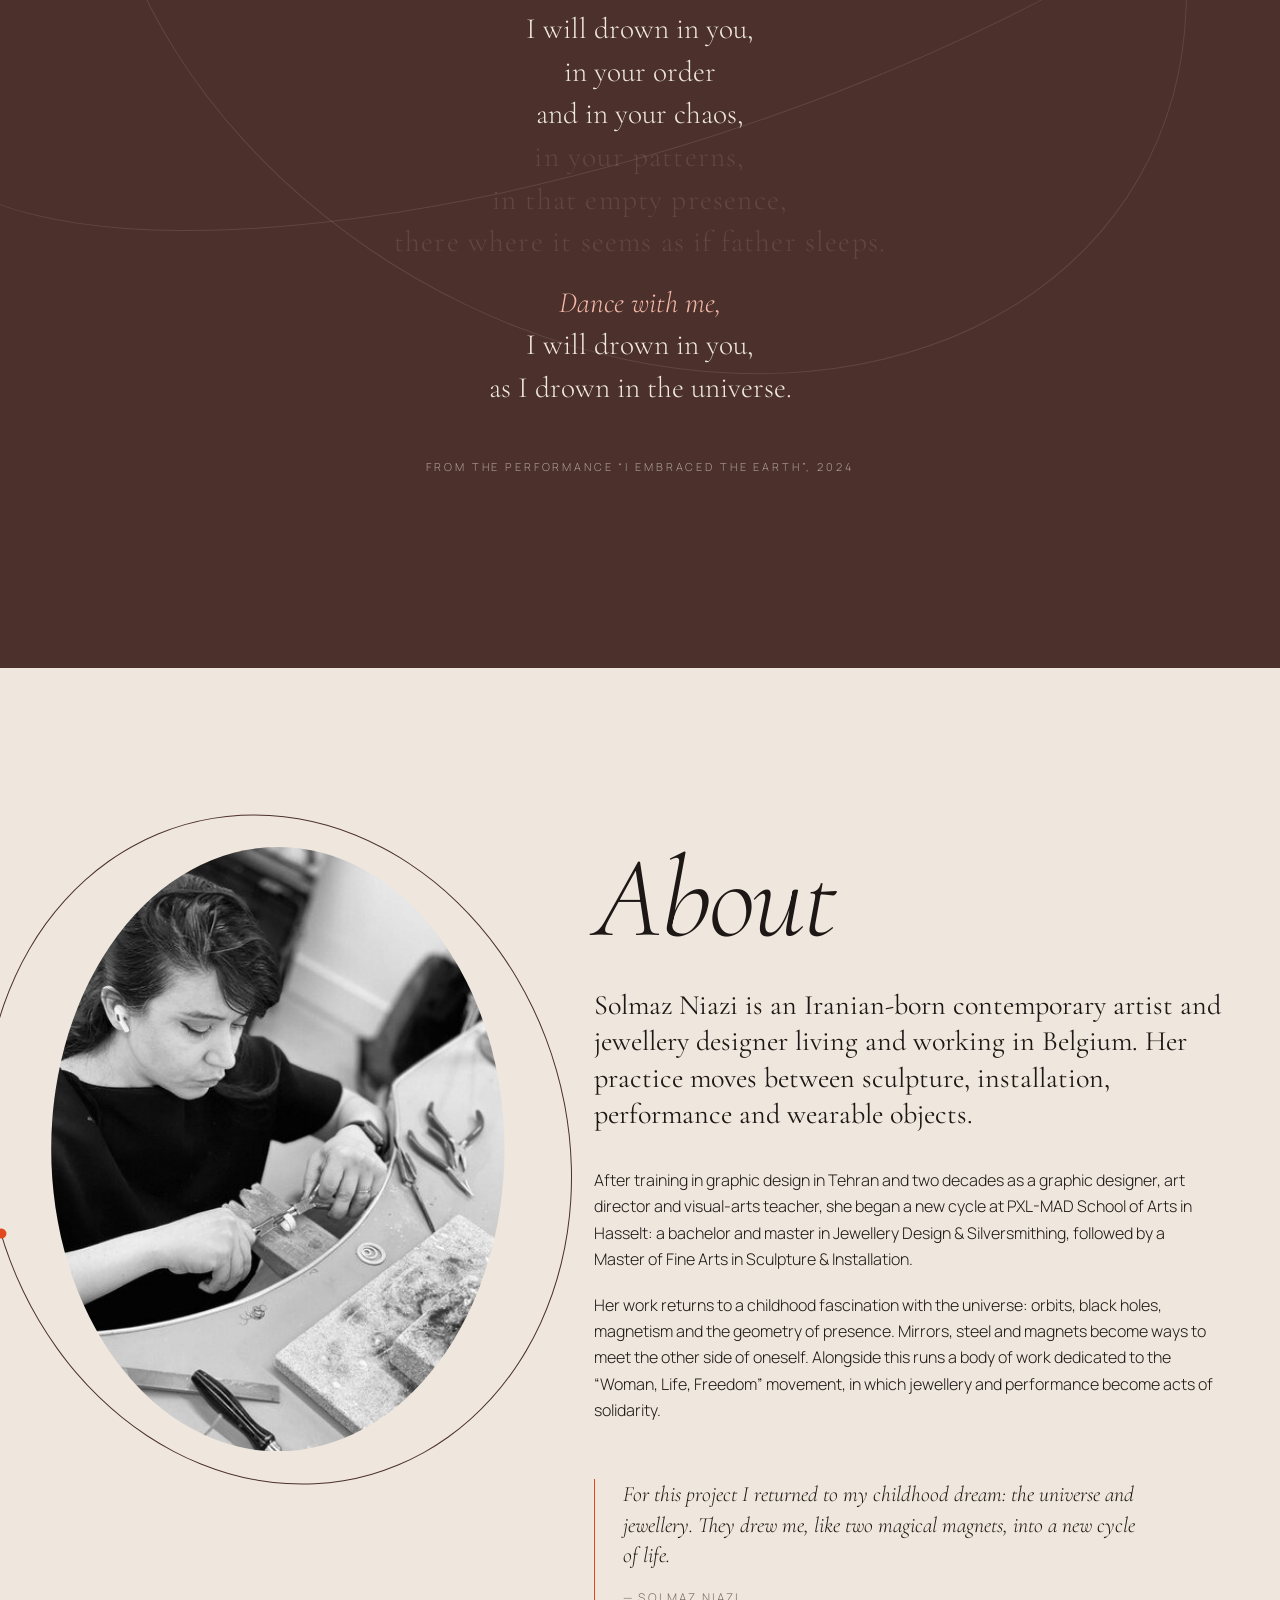
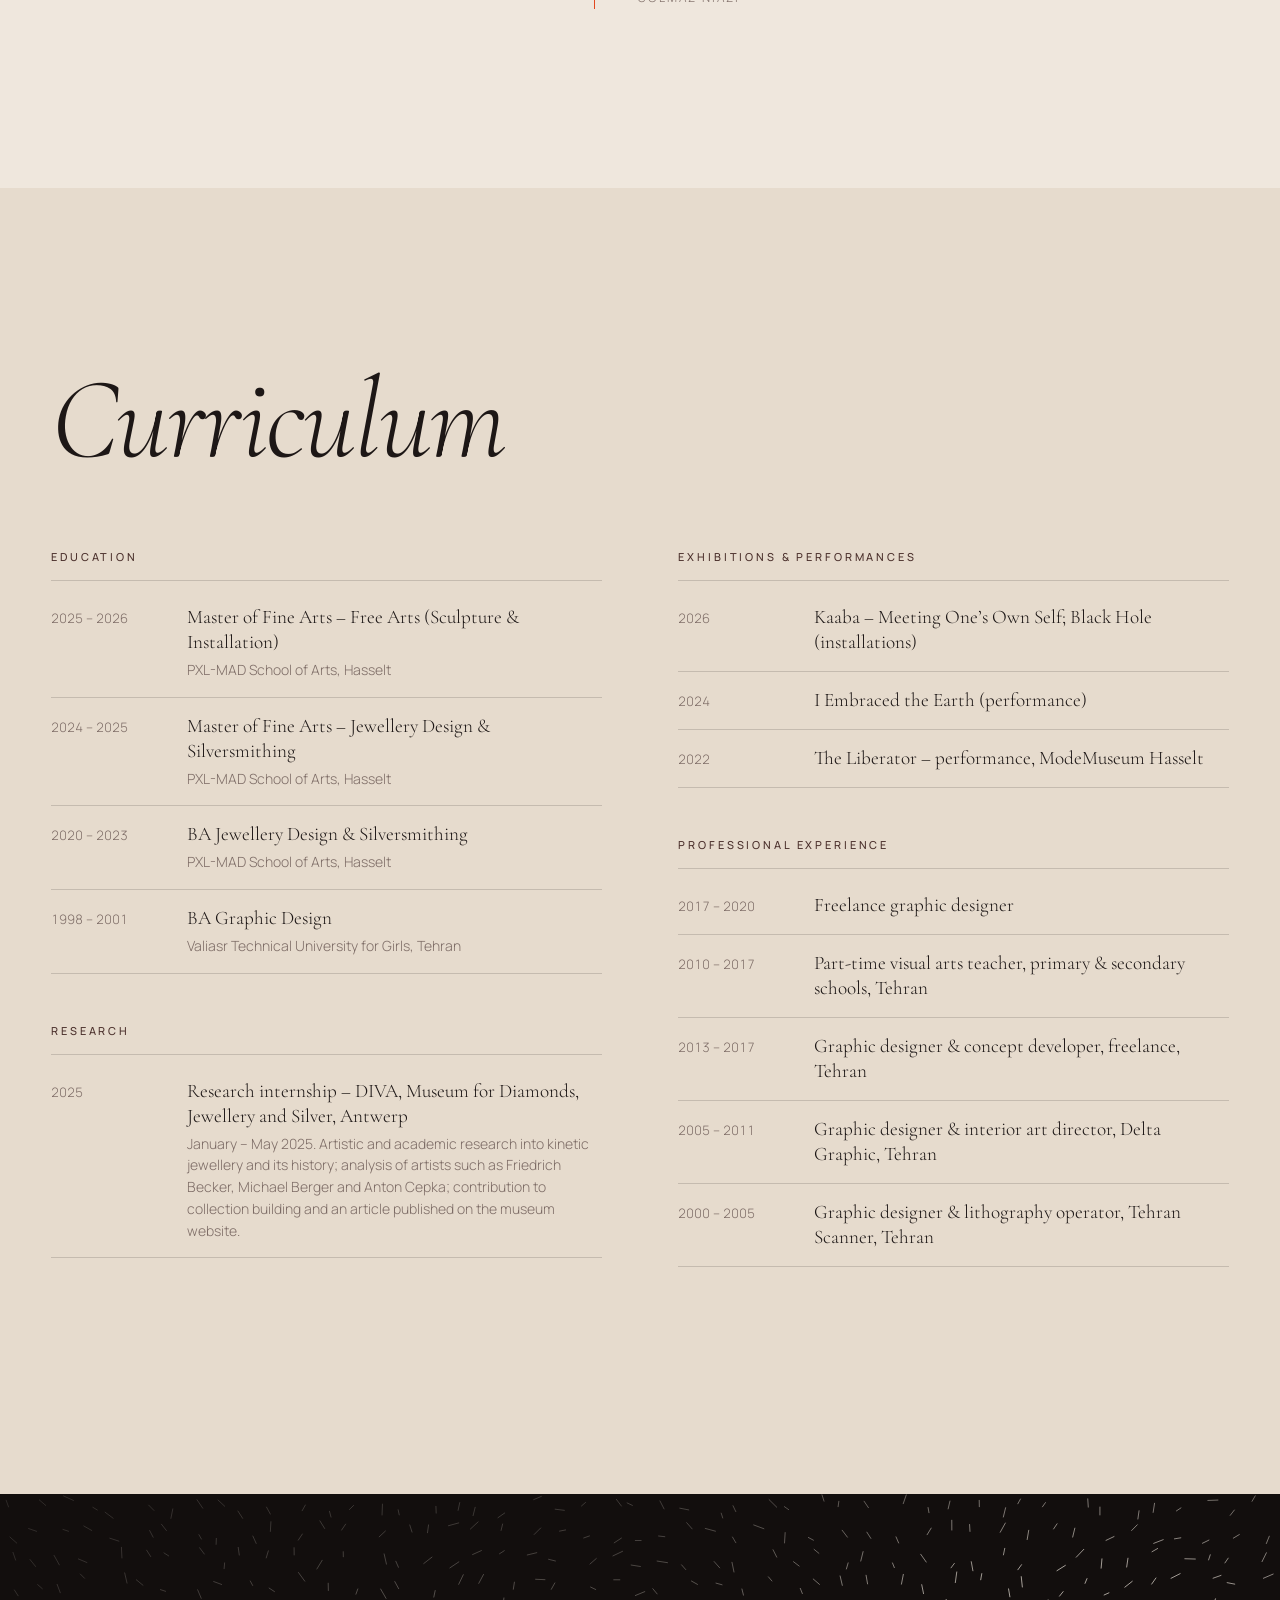
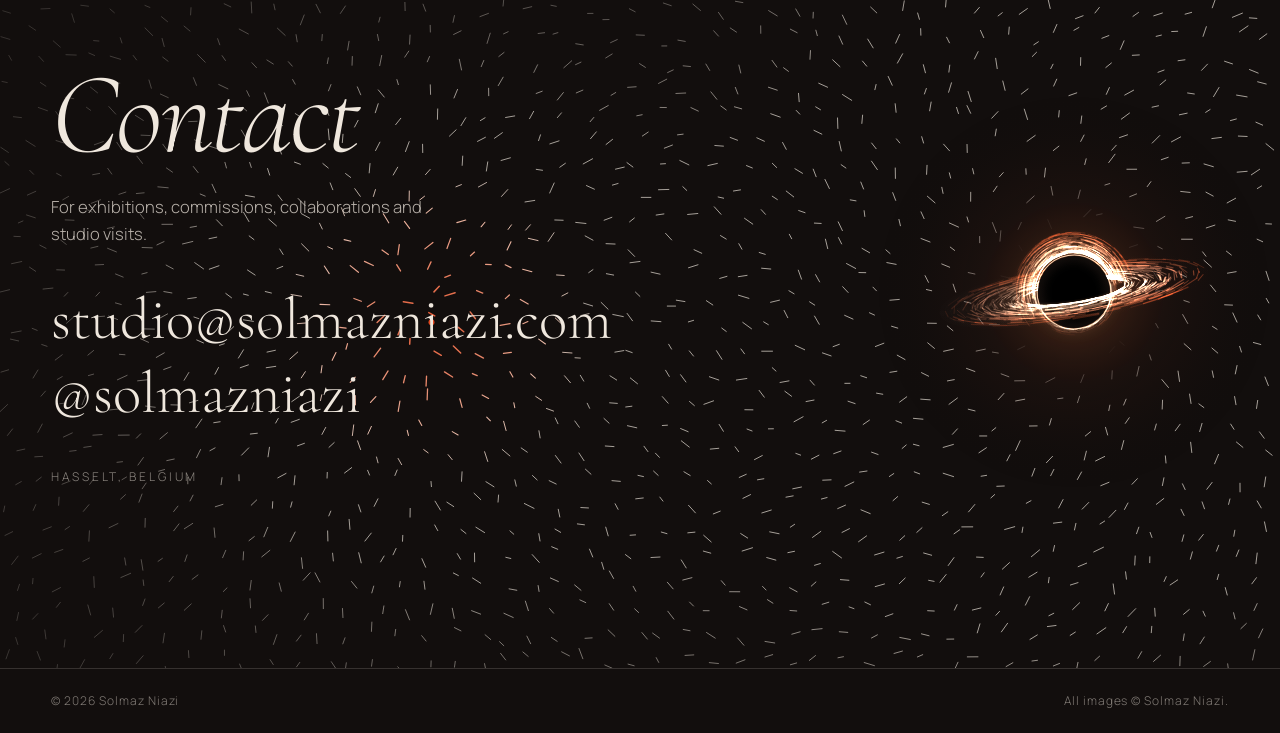
<file: 2/index.html>
<!doctype html>
<html lang="en">
<head>
  <meta charset="utf-8">
  <meta name="viewport" content="width=device-width, initial-scale=1">
  <title>Solmaz Niazi — Contemporary artist & jewellery designer</title>
  <meta name="description" content="Solmaz Niazi is an Iranian-born contemporary artist and jewellery designer based in Belgium, working in sculpture, installation, performance and wearable objects.">
  <meta property="og:title" content="Solmaz Niazi">
  <meta property="og:description" content="Contemporary artist & jewellery designer, Belgium. Sculpture, installation, performance, jewellery.">
  <meta property="og:image" content="../assets/img/works/kaaba-2.jpg">
  <meta property="og:type" content="website">
  <meta name="robots" content="noindex">
  <meta name="theme-color" content="#120e0d">
  <link rel="icon" href="../assets/img/favicon.svg" type="image/svg+xml">
  <link rel="preconnect" href="https://fonts.googleapis.com">
  <link rel="preconnect" href="https://fonts.gstatic.com" crossorigin>
  <link href="https://fonts.googleapis.com/css2?family=Cormorant+Garamond:ital,wght@0,300;0,400;0,500;1,300;1,400&family=Manrope:wght@300;400;500&display=swap" rel="stylesheet">
  <link rel="stylesheet" href="style.css">
</head>
<body>
  <a class="skip" href="#works">Skip to works</a>

  <div class="splash" id="splash" aria-hidden="true"><div class="splash-half l"></div><div class="splash-half r"></div><span class="splash-slit"></span><span class="splash-name">Solmaz Niazi</span></div>
  <script>try{if(!sessionStorage.getItem("sn-splash")&&!matchMedia("(prefers-reduced-motion: reduce)").matches){document.documentElement.classList.add("splashing");sessionStorage.setItem("sn-splash","1")}}catch(e){}</script>

  <div class="cursor" aria-hidden="true"><span class="cursor-dot"></span><span class="cursor-ring"><em class="cursor-label"></em></span></div>

  <header class="nav" id="nav">
    <a href="#top" class="nav-mark" aria-label="Solmaz Niazi, home">
      <svg viewBox="0 0 40 40" aria-hidden="true"><circle cx="20" cy="20" r="6"/><ellipse cx="20" cy="20" rx="17" ry="7" transform="rotate(-24 20 20)"/></svg>
      <span>Solmaz Niazi</span>
    </a>
    <nav class="nav-links" aria-label="Main">
      <a href="#works" data-t="navWorks">Works</a>
      <a href="#about" data-t="navAbout">About</a>
      <a href="#cv" data-t="navCv">CV</a>
      <a href="#contact" data-t="navContact">Contact</a>
    </nav>
    <div class="lang" role="group" aria-label="Language">
      <button data-lang="en">EN</button><button data-lang="nl">NL</button><button data-lang="fr">FR</button>
    </div>
  </header>

  <main id="top">
    <!-- HERO: a field of iron filings that turns toward the visitor -->
    <div class="hero-track" id="hero-track">
    <section class="hero" aria-label="Introduction">
      <canvas class="field" id="field" aria-hidden="true"></canvas>
      <div class="hero-inner">
        <p class="hero-station"><span class="dash"></span><span data-t="heroLine">In the next station.</span></p>
        <h1 class="hero-name">
          <span class="line"><span class="word">Solmaz</span></span>
          <span class="line"><span class="word italic">Niazi</span></span>
        </h1>
        <p class="hero-role" data-t="role">Contemporary artist &amp; jewellery designer</p>
      </div>
      <p class="hero-hint" data-t="heroHint">Move — the field follows you.</p>
      <a class="feature" href="#/work/kaaba" data-work="kaaba">
        <img src="../assets/img/works/kaaba-2-sm.jpg" alt="" width="471" height="836">
        <span class="feature-txt"><small data-t="latest">Latest work</small><span>Kaaba</span><em>2026</em></span>
        <i aria-hidden="true">→</i>
      </a>
      <a class="hero-scroll" href="#works"><span data-t="scrollIn">Scroll to enter</span><i></i></a>
      <div class="dive-veil" aria-hidden="true"></div>
    </section>
    </div>

    <!-- WORKS, arranged as stations -->
    <section class="works" id="works" aria-labelledby="works-title">
      <div class="works-head">
        <h2 id="works-title" class="section-title"><span data-t="worksTitle">Works</span></h2>
        <div class="filters" role="tablist" aria-label="Filter works" id="filters"></div>
      </div>
      <div id="stations"></div>
    </section>

    <!-- INTERLUDE: the poem -->
    <section class="interlude" aria-labelledby="poem-title">
      <div class="orbit-deco" aria-hidden="true"><i></i><i></i><i></i></div>
      <h2 id="poem-title" class="poem-title" data-t="poemTitle">Dance with me</h2>
      <div class="poem" id="poem"></div>
      <p class="poem-credit" data-t="poemCredit"></p>
    </section>

    <!-- ABOUT -->
    <section class="about" id="about" aria-labelledby="about-title">
      <figure class="about-portrait reveal">
        <div class="portrait-orbit" aria-hidden="true"></div>
        <img src="../assets/img/works/portrait.jpg" alt="Solmaz Niazi at work at the jeweller's bench" loading="lazy" width="431" height="574">
      </figure>
      <div class="about-text">
        <h2 id="about-title" class="section-title" data-t="aboutTitle">About</h2>
        <div id="bio" class="bio"></div>
        <blockquote class="pull reveal"><p data-t="quote"></p><cite>— Solmaz Niazi</cite></blockquote>
      </div>
    </section>

    <!-- CV -->
    <section class="cv" id="cv" aria-labelledby="cv-title">
      <h2 id="cv-title" class="section-title" data-t="cvTitle">Curriculum</h2>
      <div class="cv-grid" id="cvgrid"></div>
    </section>

    <!-- CONTACT -->
    <section class="contact" id="contact" aria-labelledby="contact-title">
      <canvas class="field field--small" id="field2" aria-hidden="true"></canvas>
      <div class="contact-inner">
        <h2 id="contact-title" class="section-title" data-t="contactTitle">Contact</h2>
        <p class="contact-line" data-t="contactLine"></p>
        <div class="contact-links" id="contactlinks"></div>
        <p class="contact-loc" id="contactloc"></p>
      </div>
    </section>
  </main>

  <nav class="etudes" aria-label="Design études"><span>Étude</span><a href="../">1</a><a href="../2/" aria-current="page">2</a><a href="../3/">3</a><a href="../4/">4</a><a href="../5/">5</a><a href="../6/">6</a><a href="../7/">7</a><a href="../8/">8</a></nav>
  <footer class="foot">
    <span>© <span id="year"></span> Solmaz Niazi</span>
    <span data-t="rights"></span>
  </footer>

  <!-- WORK ROOM (opens over the page) -->
  <div class="room" id="room" role="dialog" aria-modal="true" aria-labelledby="room-title" hidden>
    <button class="room-close" id="room-close"><span data-t="close">Close</span> <i aria-hidden="true">×</i></button>
    <div class="room-scroll" id="room-scroll">
      <div class="room-info">
        <p class="room-meta" id="room-meta"></p>
        <h2 class="room-title" id="room-title"></h2>
        <p class="room-sub" id="room-sub"></p>
        <dl class="room-spec" id="room-spec"></dl>
        <div class="room-text" id="room-text"></div>
      </div>
      <div class="room-images" id="room-images"></div>
    </div>
    <nav class="room-nav" aria-label="Works">
      <button id="room-prev" data-t-aria="prev">←</button>
      <span id="room-count"></span>
      <button id="room-next" data-t-aria="next">→</button>
    </nav>
  </div>

  <noscript><p class="noscript">This site uses JavaScript to show the works.</p></noscript>
  <script src="../assets/js/content.js"></script>
  <script src="main.js"></script>
</body>
</html>
</file>
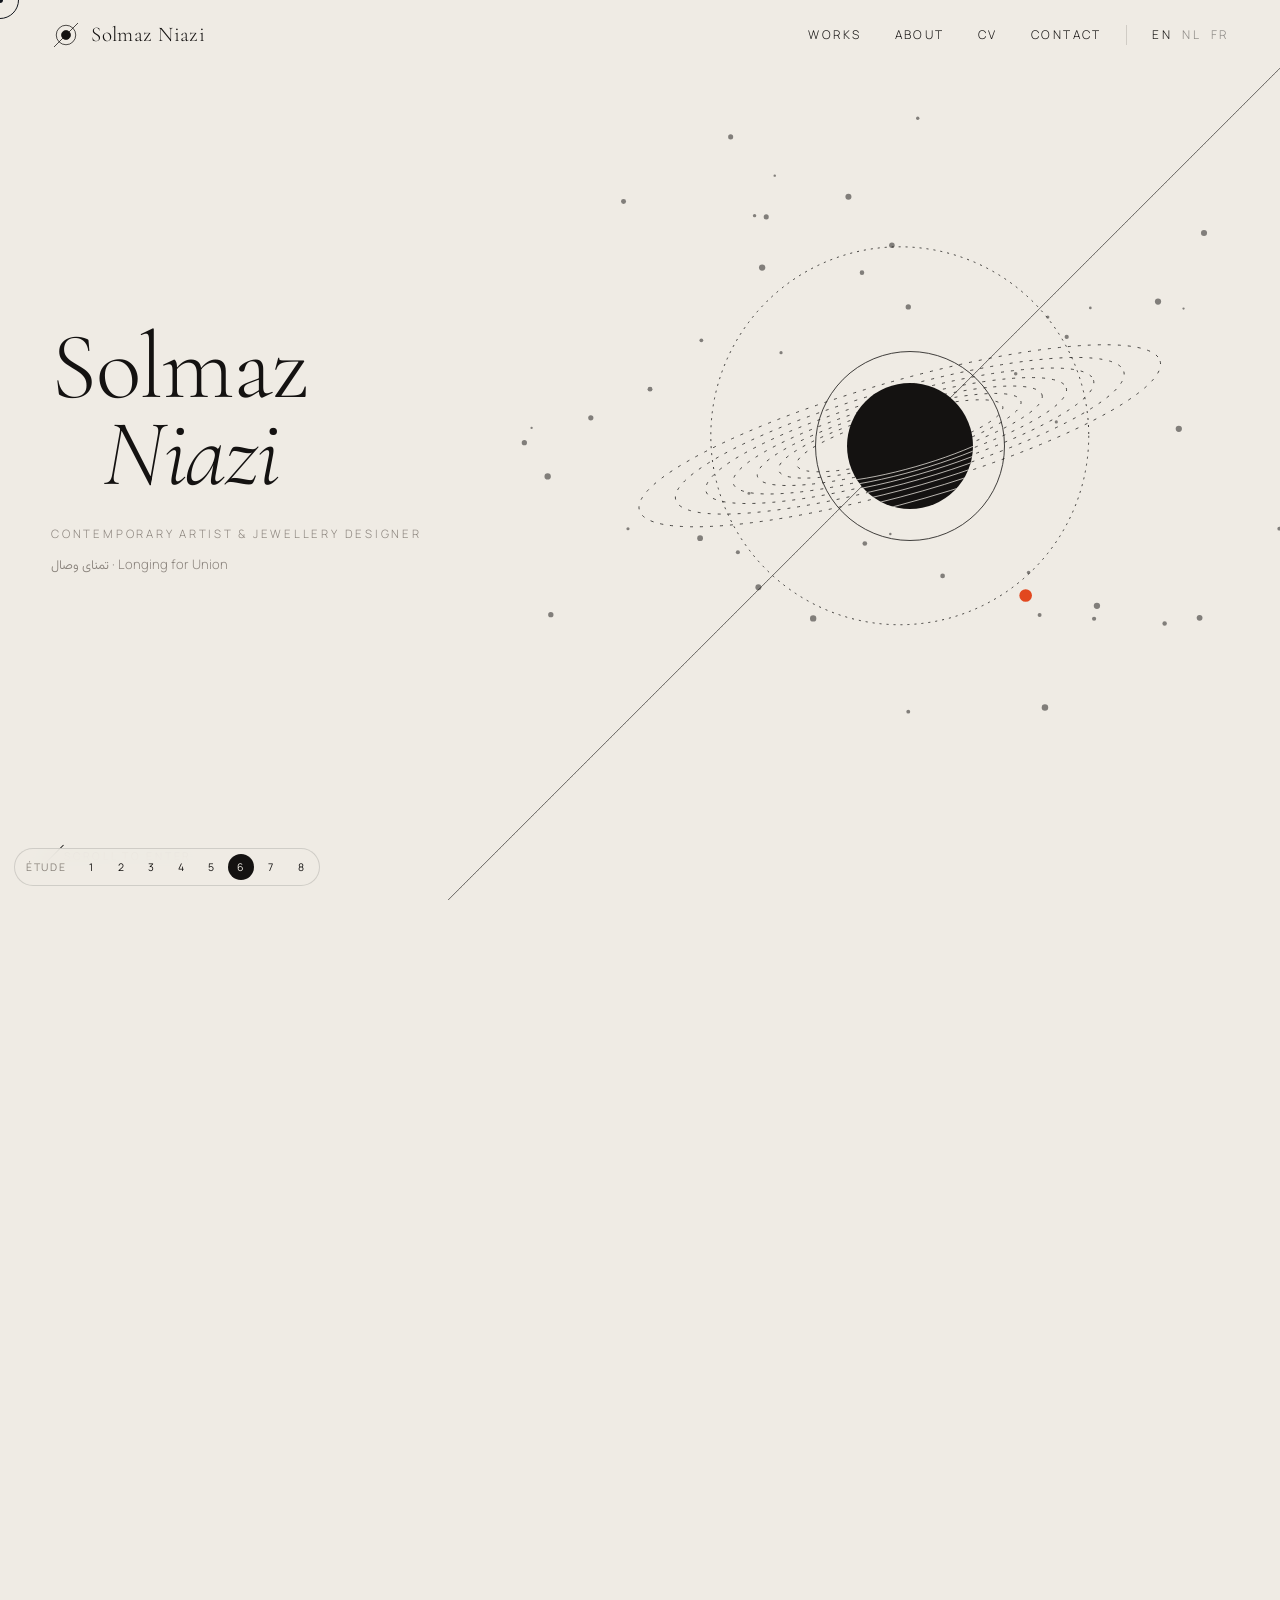
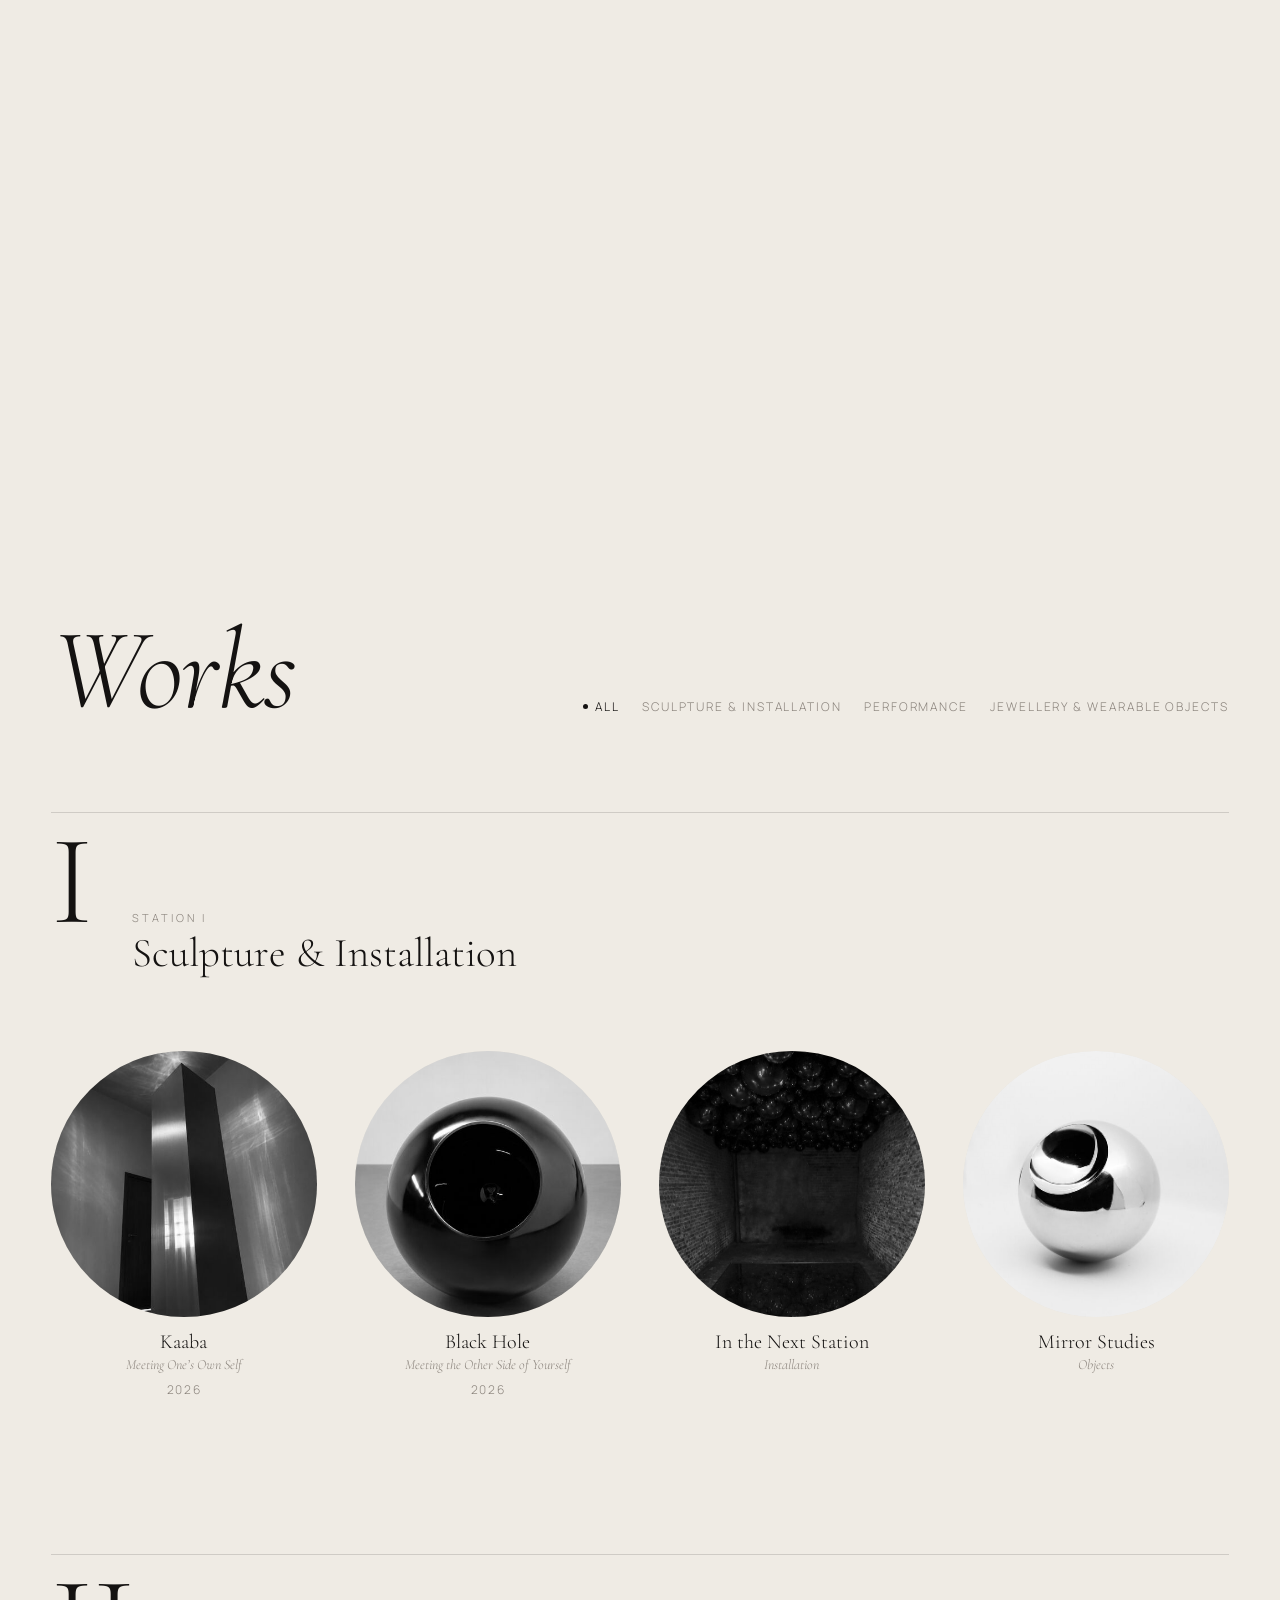
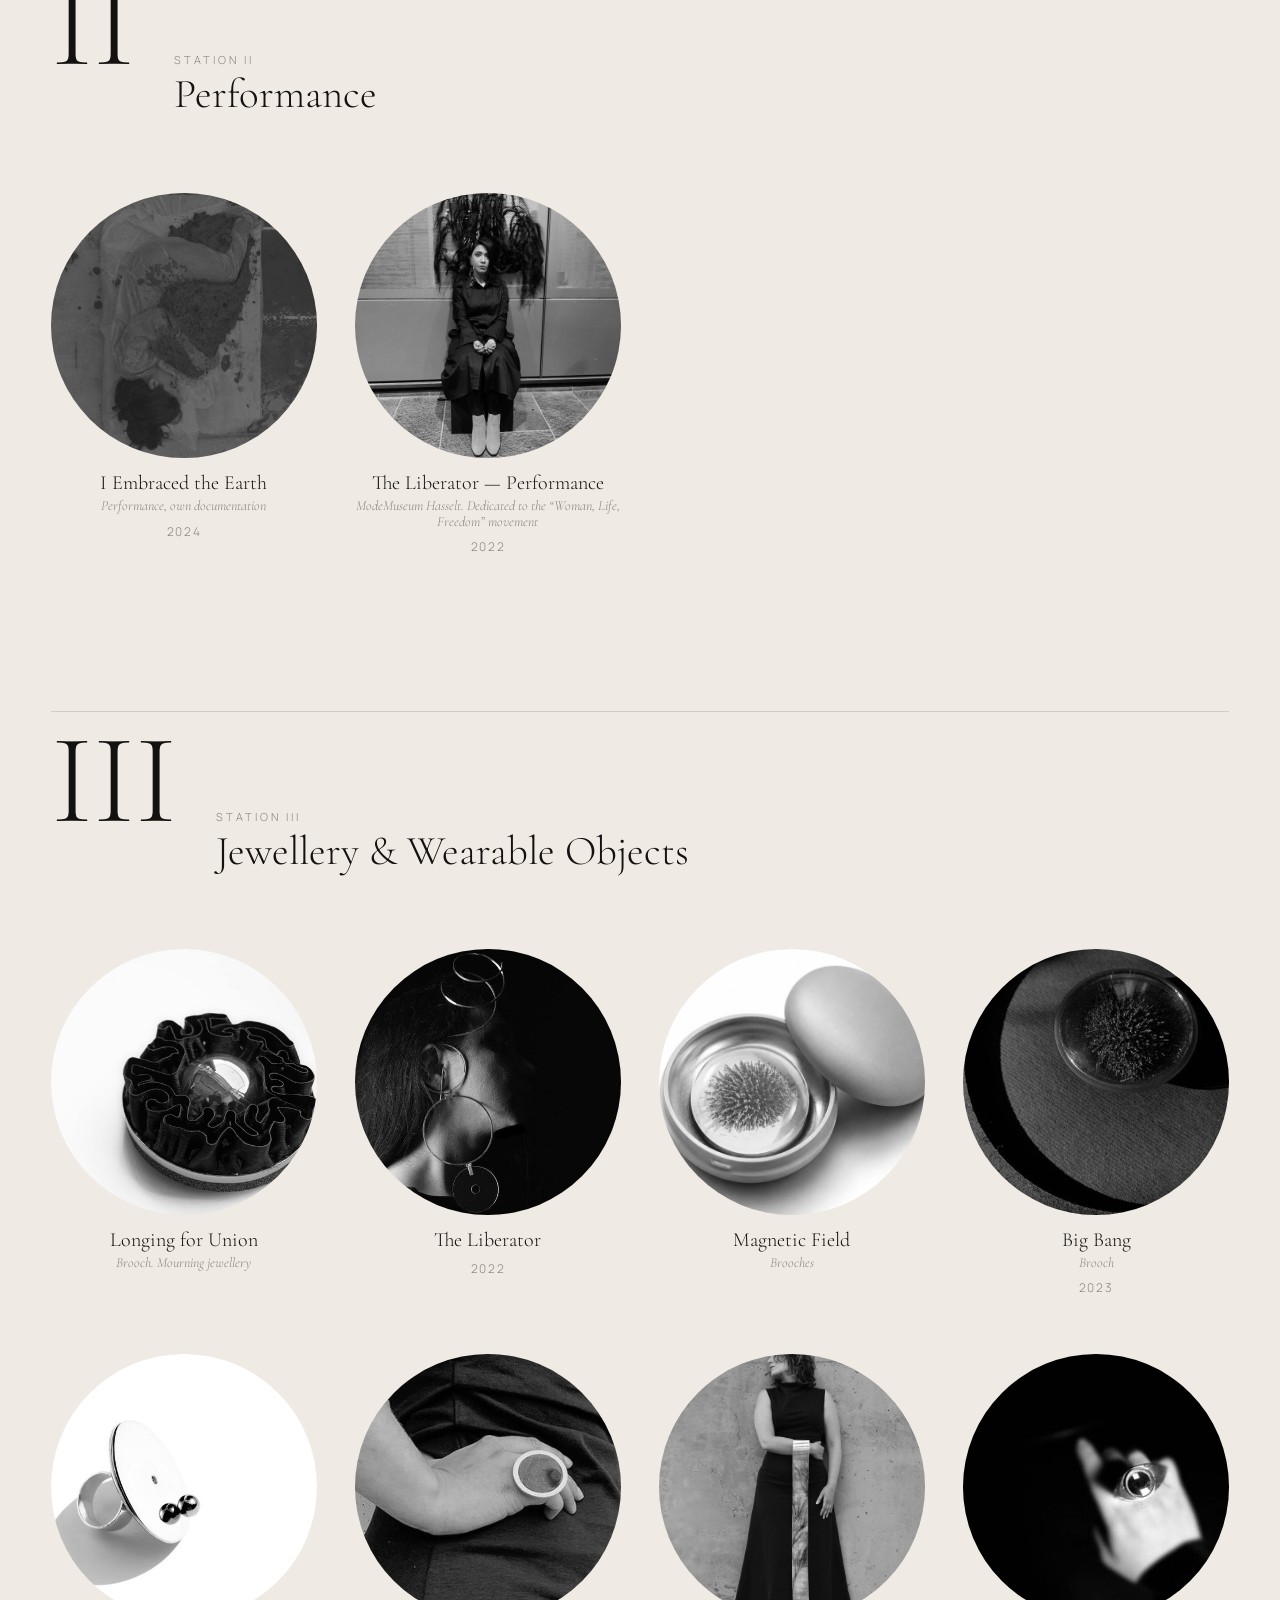
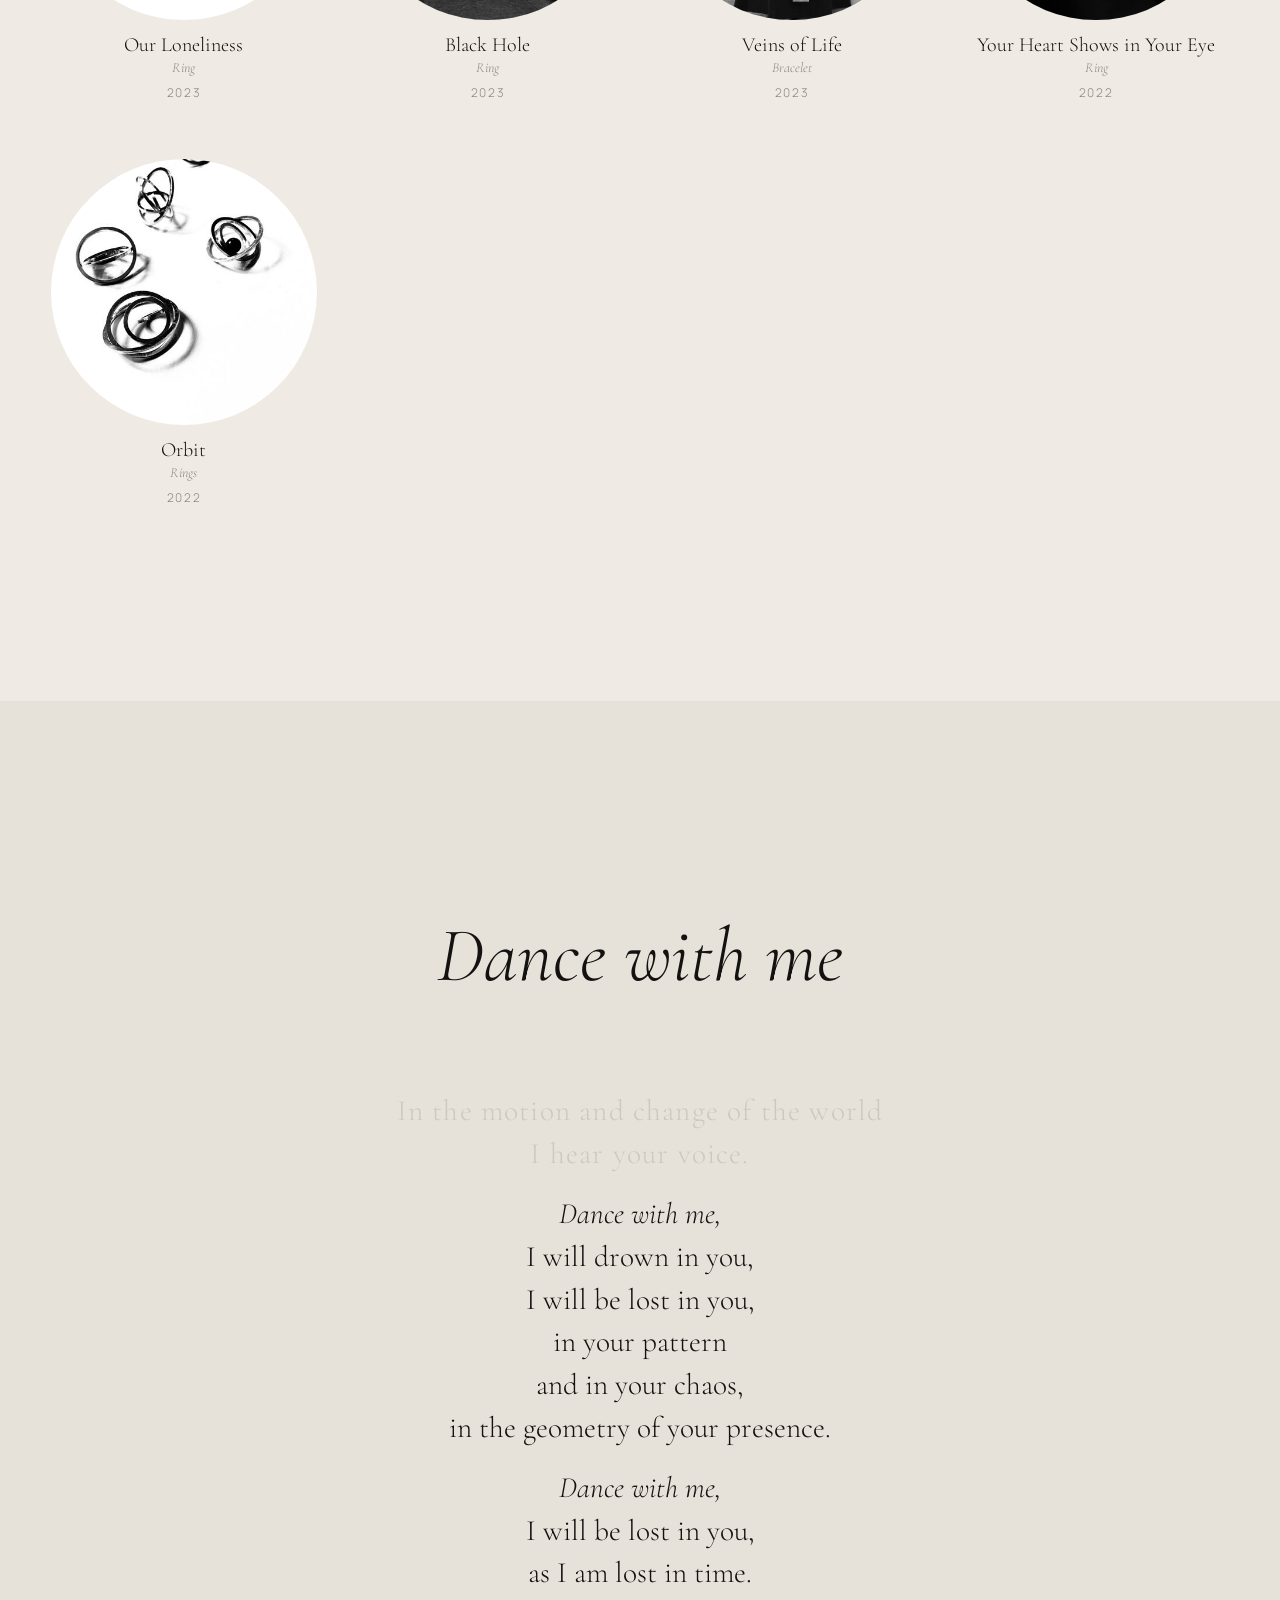
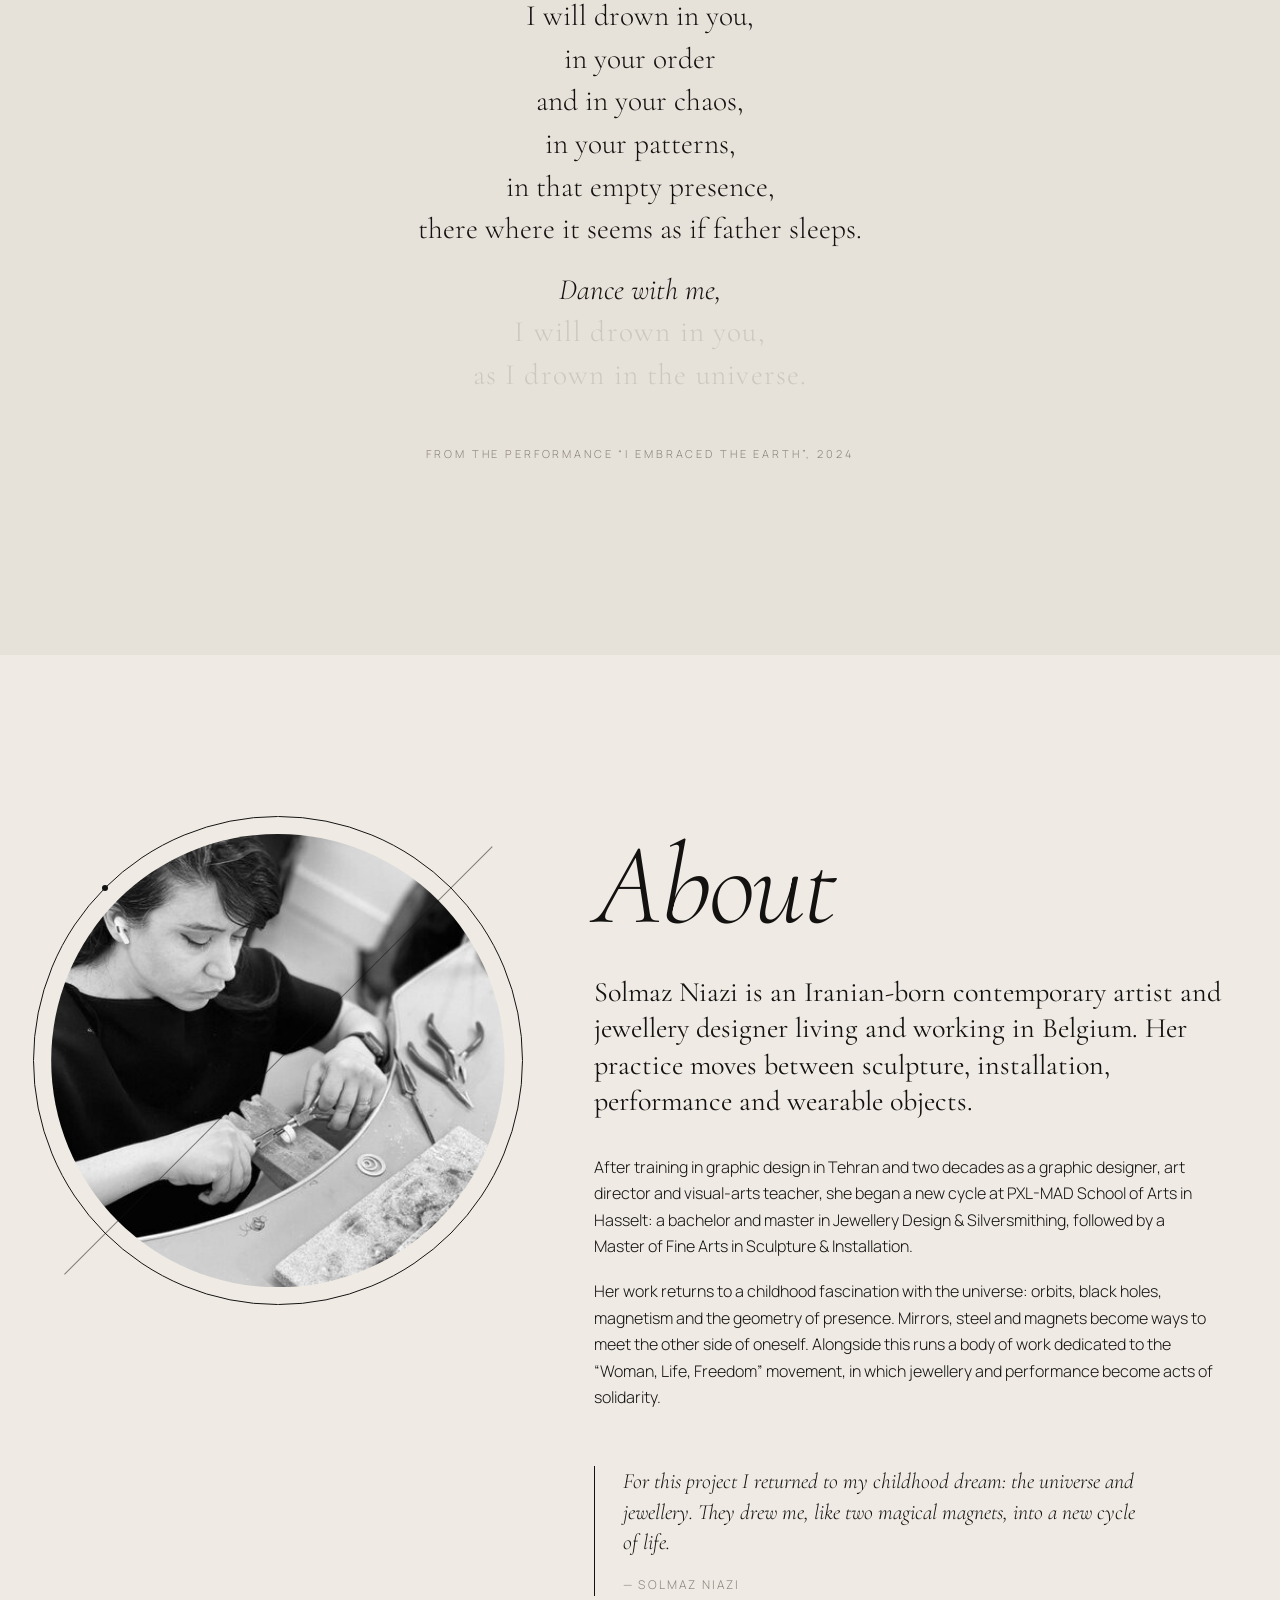
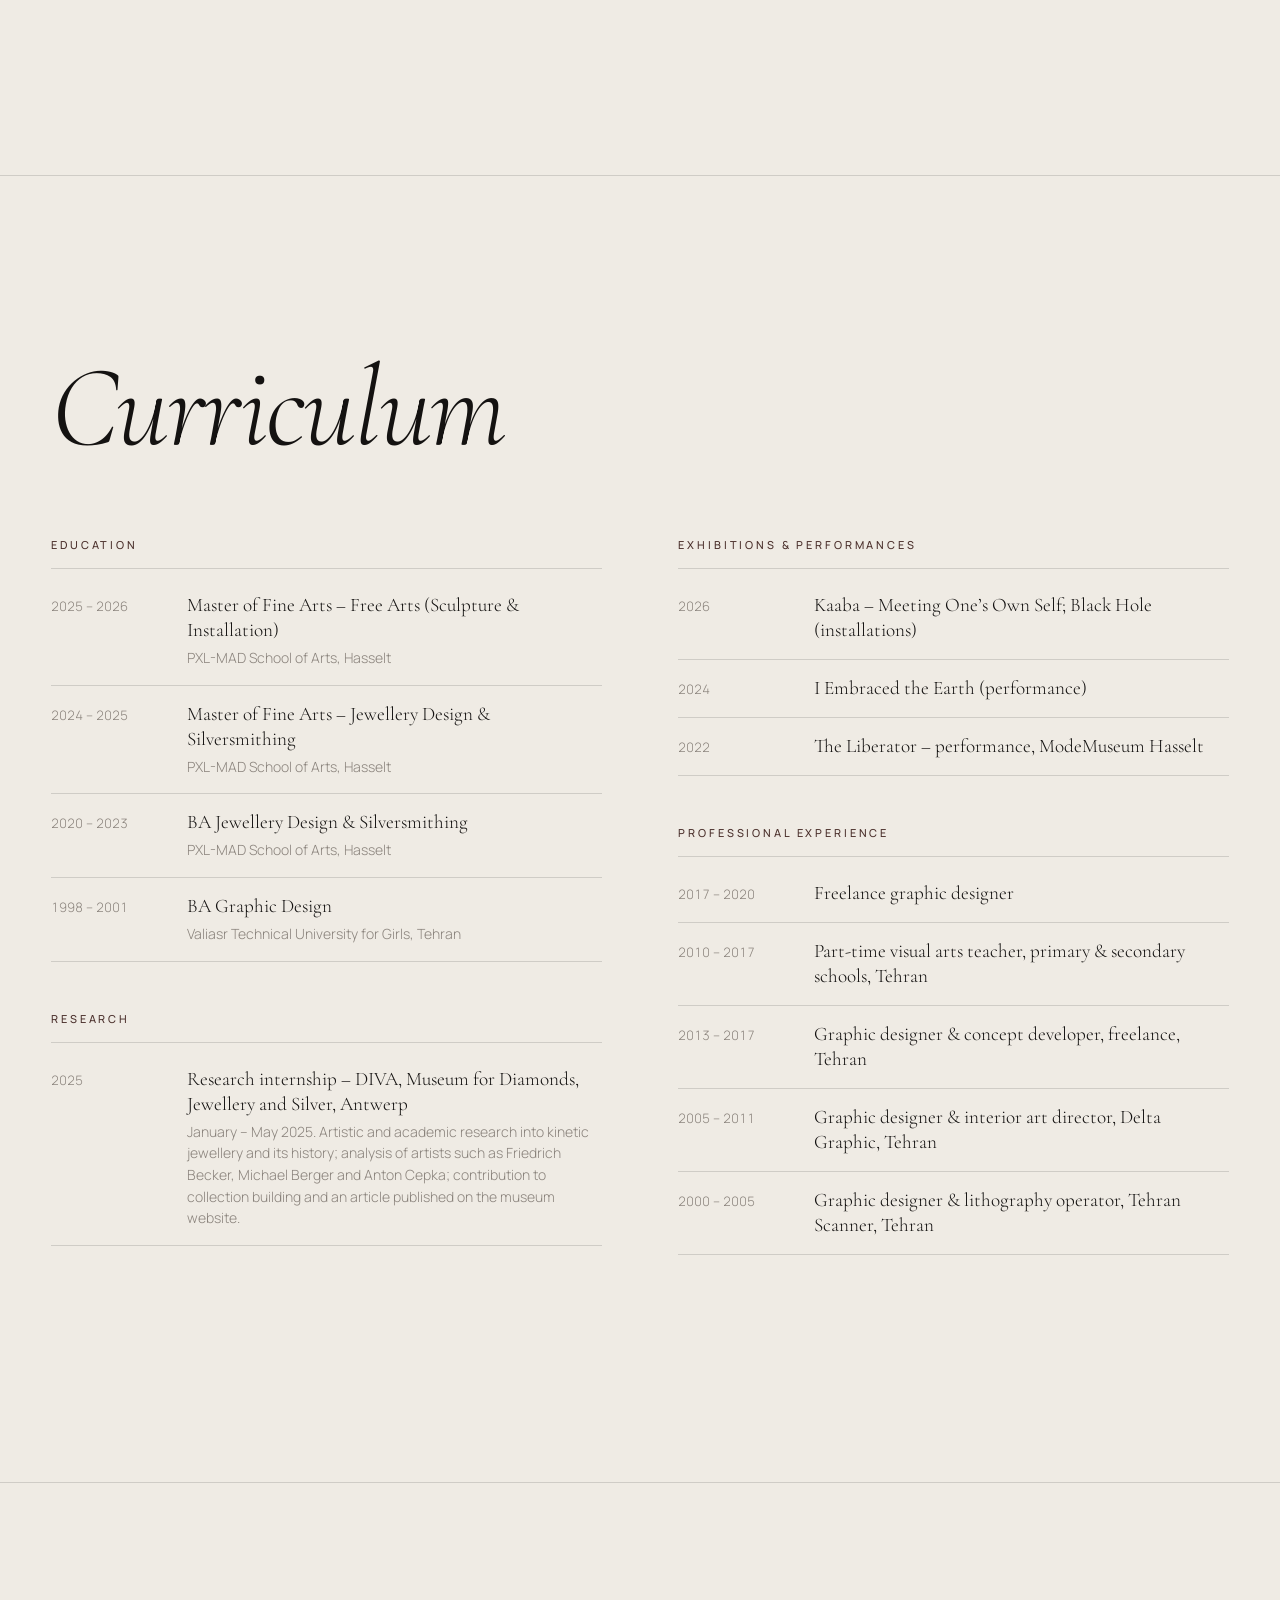
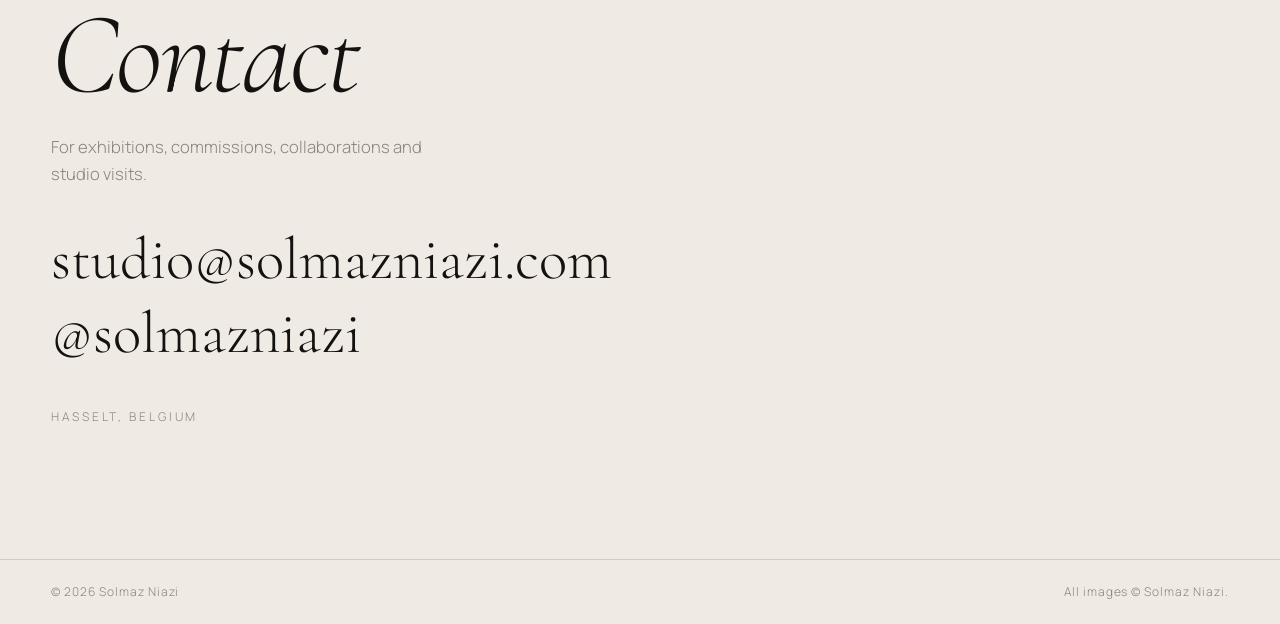
<file: 6/index.html>
<!doctype html>
<html lang="en">
<head>
  <meta charset="utf-8">
  <meta name="viewport" content="width=device-width, initial-scale=1">
  <title>Solmaz Niazi — Contemporary artist & jewellery designer</title>
  <meta name="description" content="Solmaz Niazi is an Iranian-born contemporary artist and jewellery designer based in Belgium, working in sculpture, installation, performance and wearable objects.">
  <meta property="og:title" content="Solmaz Niazi">
  <meta property="og:description" content="Contemporary artist & jewellery designer, Belgium. Sculpture, installation, performance, jewellery.">
  <meta property="og:image" content="../assets/img/works/kaaba-2.jpg">
  <meta property="og:type" content="website">
  <meta name="robots" content="noindex">
  <meta name="theme-color" content="#efebe4">
  <link rel="icon" href="../assets/img/favicon.svg" type="image/svg+xml">
  <link rel="preconnect" href="https://fonts.googleapis.com">
  <link rel="preconnect" href="https://fonts.gstatic.com" crossorigin>
  <link href="https://fonts.googleapis.com/css2?family=Cormorant+Garamond:ital,wght@0,300;0,400;0,500;1,300;1,400&family=Manrope:wght@300;400;500&family=Vazirmatn:wght@300;400&display=swap" rel="stylesheet">
  <link rel="stylesheet" href="style.css">
</head>
<body>
  <a class="skip" href="#works">Skip to works</a>

  <div class="cursor" aria-hidden="true"><span class="cursor-dot"></span><span class="cursor-ring"><em class="cursor-label"></em></span></div>

  <header class="nav" id="nav">
    <a href="#top" class="nav-mark" aria-label="Solmaz Niazi, home">
      <svg viewBox="0 0 40 40" aria-hidden="true"><circle cx="20" cy="20" r="6" class="f"/><circle cx="20" cy="20" r="13"/><line x1="4" y1="36" x2="36" y2="4"/></svg>
      <span>Solmaz Niazi</span>
    </a>
    <nav class="nav-links" aria-label="Main">
      <a href="#works" data-t="navWorks">Works</a>
      <a href="#about" data-t="navAbout">About</a>
      <a href="#cv" data-t="navCv">CV</a>
      <a href="#contact" data-t="navContact">Contact</a>
    </nav>
    <div class="lang" role="group" aria-label="Language">
      <button data-lang="en">EN</button><button data-lang="nl">NL</button><button data-lang="fr">FR</button>
    </div>
  </header>

  <main id="top">
    <!-- HERO, étude 6: a schematic black hole, drawn only with circles and straight lines.
         Scrolling steps through her statement; each line changes the drawing. -->
    <div class="track6" id="track6">
    <section class="hero6" id="hero6" data-step="0" aria-label="Introduction">
      <svg class="bh6" id="bh6" viewBox="-100 -100 200 200" aria-hidden="true">
        <defs>
          <clipPath id="front"><rect x="-120" y="0" width="240" height="120"/></clipPath>
          <clipPath id="inHorizon"><circle r="20"/></clipPath>
        </defs>
        <g class="layer" data-depth="1.6"><g id="stars" class="stars"></g></g>
        <g class="layer" data-depth=".5">
          <line class="axis" x1="-150" y1="150" x2="150" y2="-150"/>
          <line class="ray" x1="-150" y1="-62" x2="-19.2" y2="-5.6"/>
          <line class="ray" x1="150" y1="58" x2="18.9" y2="6.5"/>
          <line class="ray" x1="-40" y1="150" x2="-6.9" y2="18.8"/>
        </g>
        <g class="layer" data-depth=".9">
          <circle class="isco" r="60"/>
          <g class="disc" id="disc" transform="rotate(-16)"></g>
        </g>
        <g class="layer" data-depth=".25">
          <circle class="horizon" r="20"/>
          <g class="disc-front" transform="rotate(-16)" clip-path="url(#inHorizon)"><g id="discFront" clip-path="url(#front)"></g></g>
          <circle class="photon" r="30"/>
          <g class="mirror"><circle class="m1" r="20"/><circle class="m2" r="13"/><circle class="m3" r="4"/><line x1="-14.1" y1="14.1" x2="14.1" y2="-14.1"/></g>
          <circle class="particle" id="particle" r="2"/>
          <g class="labels">
            <line x1="14.1" y1="14.1" x2="44" y2="44"/><text x="46" y="48">r<tspan dy="1.5" font-size="3.2">s</tspan></text>
            <line x1="-21.2" y1="21.2" x2="-50" y2="50"/><text x="-52" y="56" text-anchor="end">1.5 r<tspan dy="1.5" font-size="3.2">s</tspan></text>
            <line x1="42.4" y1="-42.4" x2="58" y2="-58"/><text x="60" y="-60">3 r<tspan dy="1.5" font-size="3.2">s</tspan></text>
          </g>
        </g>
      </svg>
      <div class="hero6-text">
        <h1 class="name6"><span>Solmaz</span> <span>Niazi</span></h1>
        <p class="role6" data-t="role">Contemporary artist &amp; jewellery designer</p>
        <p class="work6"><span class="fa-inline" lang="fa" dir="rtl">تمنای وصال</span> · <span data-t="longingTitle">Longing for Union</span></p>
      </div>
      <div class="steps6" id="steps6" aria-live="polite"></div>
      <a class="scroll6" href="#works"><span data-t="scrollIn">Scroll</span></a>
    </section>
    </div>

    <!-- WORKS, arranged as stations -->
    <section class="works" id="works" aria-labelledby="works-title">
      <div class="works-head">
        <h2 id="works-title" class="section-title"><span data-t="worksTitle">Works</span></h2>
        <div class="filters" role="tablist" aria-label="Filter works" id="filters"></div>
      </div>
      <div id="stations"></div>
    </section>

    <!-- INTERLUDE: the poem -->
    <section class="interlude" aria-labelledby="poem-title">
      <h2 id="poem-title" class="poem-title" data-t="poemTitle">Dance with me</h2>
      <div class="poem" id="poem"></div>
      <p class="poem-credit" data-t="poemCredit"></p>
    </section>

    <!-- ABOUT -->
    <section class="about" id="about" aria-labelledby="about-title">
      <figure class="about-portrait reveal">
        <div class="portrait-orbit" aria-hidden="true"></div>
        <img src="../assets/img/works/portrait.jpg" alt="Solmaz Niazi at work at the jeweller's bench" loading="lazy" width="431" height="574">
      </figure>
      <div class="about-text">
        <h2 id="about-title" class="section-title" data-t="aboutTitle">About</h2>
        <div id="bio" class="bio"></div>
        <blockquote class="pull reveal"><p data-t="quote"></p><cite>— Solmaz Niazi</cite></blockquote>
      </div>
    </section>

    <!-- CV -->
    <section class="cv" id="cv" aria-labelledby="cv-title">
      <h2 id="cv-title" class="section-title" data-t="cvTitle">Curriculum</h2>
      <div class="cv-grid" id="cvgrid"></div>
    </section>

    <!-- CONTACT -->
    <section class="contact" id="contact" aria-labelledby="contact-title">
      <div class="contact-inner">
        <h2 id="contact-title" class="section-title" data-t="contactTitle">Contact</h2>
        <p class="contact-line" data-t="contactLine"></p>
        <div class="contact-links" id="contactlinks"></div>
        <p class="contact-loc" id="contactloc"></p>
      </div>
    </section>
  </main>

  <nav class="etudes" aria-label="Design études"><span>Étude</span><a href="../">1</a><a href="../2/">2</a><a href="../3/">3</a><a href="../4/">4</a><a href="../5/">5</a><a href="../6/" aria-current="page">6</a><a href="../7/">7</a><a href="../8/">8</a></nav>
  <footer class="foot">
    <span>© <span id="year"></span> Solmaz Niazi</span>
    <span data-t="rights"></span>
  </footer>

  <!-- WORK ROOM (opens over the page) -->
  <div class="room" id="room" role="dialog" aria-modal="true" aria-labelledby="room-title" hidden>
    <button class="room-close" id="room-close"><span data-t="close">Close</span> <i aria-hidden="true">×</i></button>
    <div class="room-scroll" id="room-scroll">
      <div class="room-info">
        <p class="room-meta" id="room-meta"></p>
        <h2 class="room-title" id="room-title"></h2>
        <p class="room-sub" id="room-sub"></p>
        <dl class="room-spec" id="room-spec"></dl>
        <div class="room-text" id="room-text"></div>
      </div>
      <div class="room-images" id="room-images"></div>
    </div>
    <nav class="room-nav" aria-label="Works">
      <button id="room-prev" data-t-aria="prev">←</button>
      <span id="room-count"></span>
      <button id="room-next" data-t-aria="next">→</button>
    </nav>
  </div>

  <noscript><p class="noscript">This site uses JavaScript to show the works.</p></noscript>
  <script src="../assets/js/content.js"></script>
  <script src="main.js"></script>
</body>
</html>
</file>
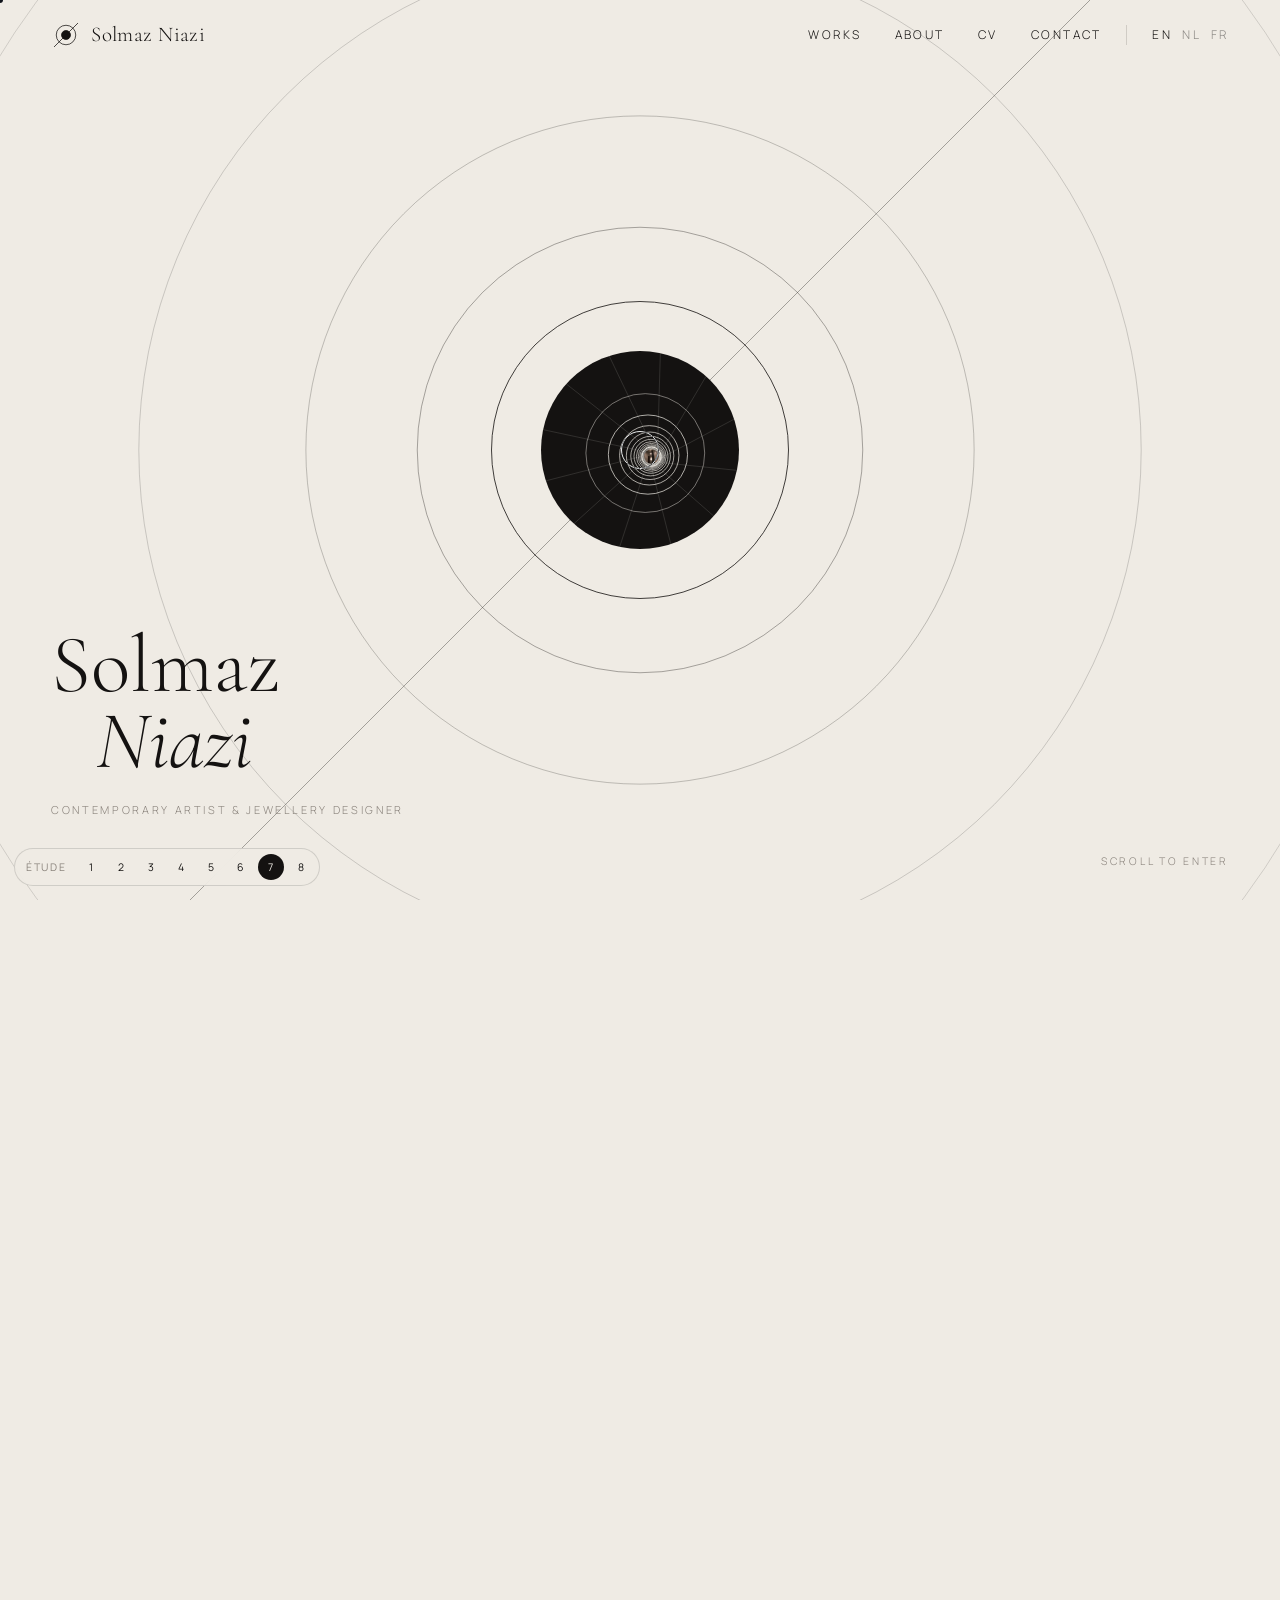
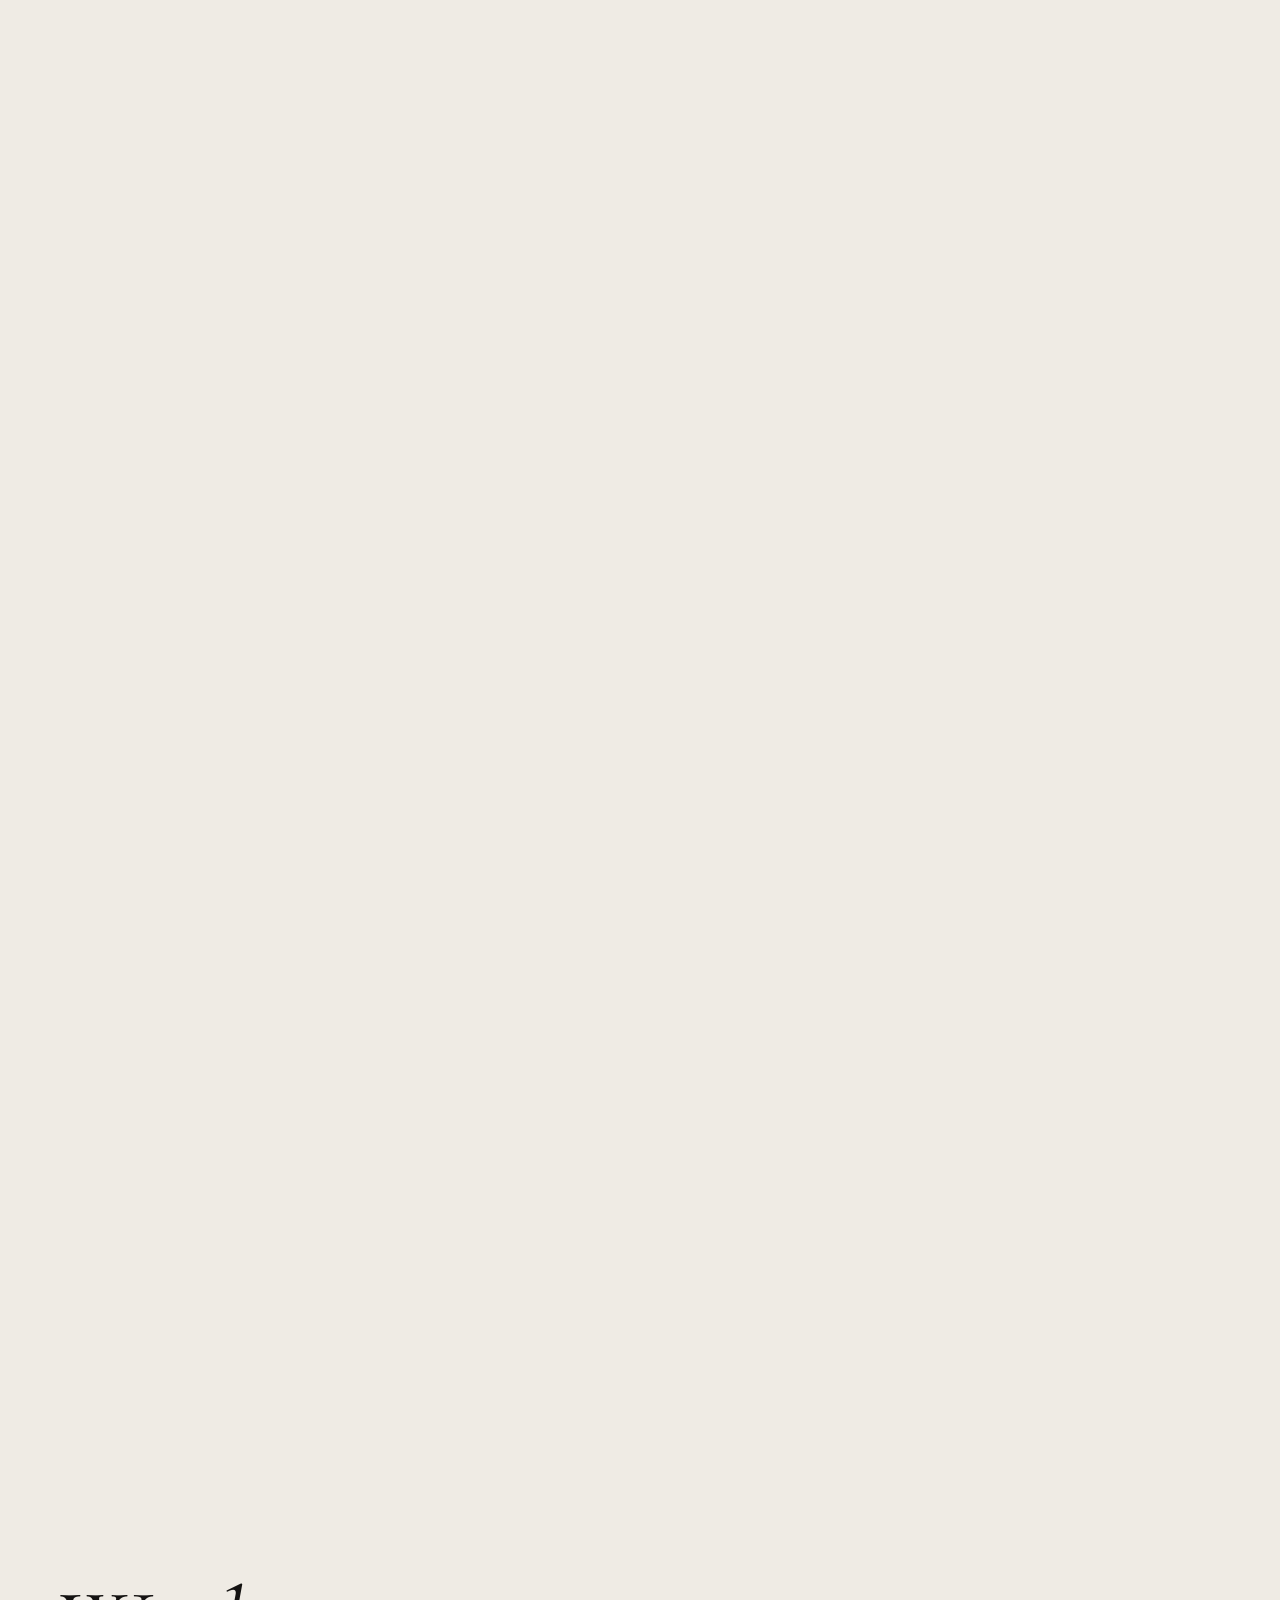
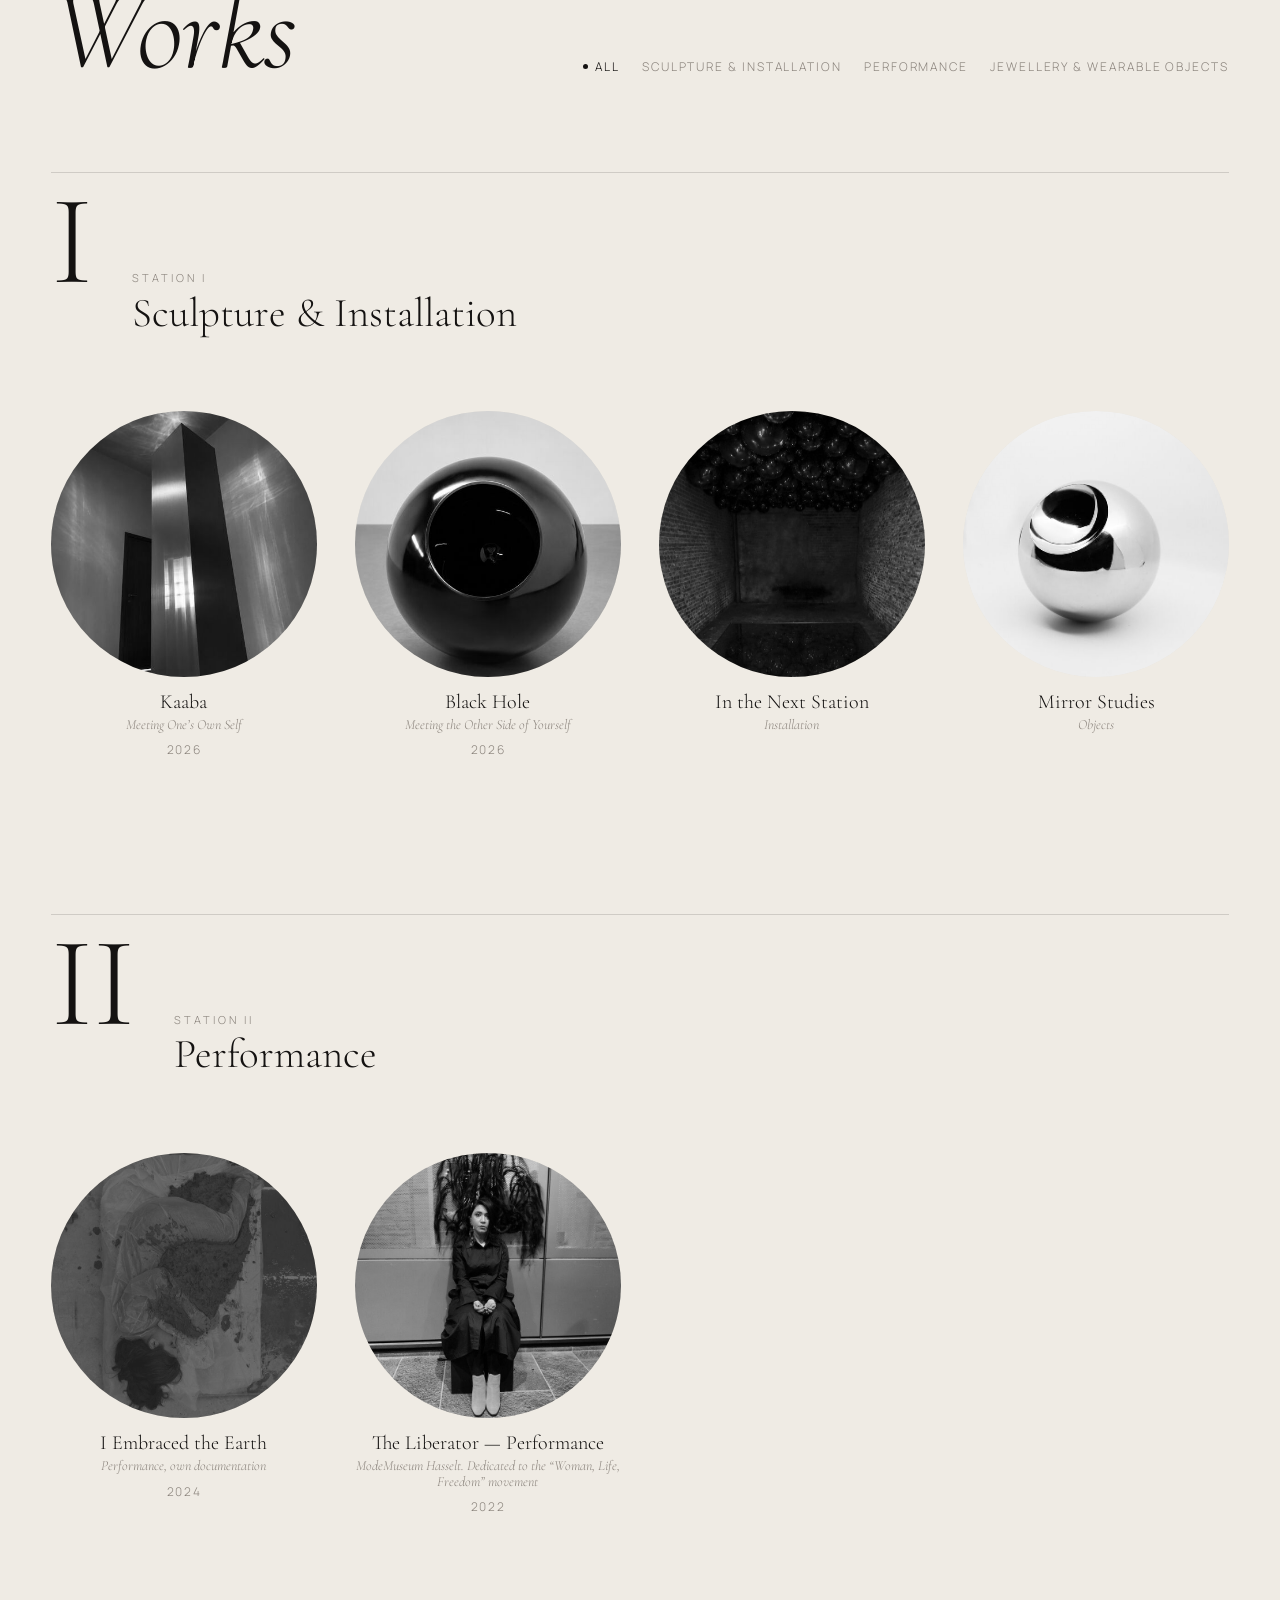
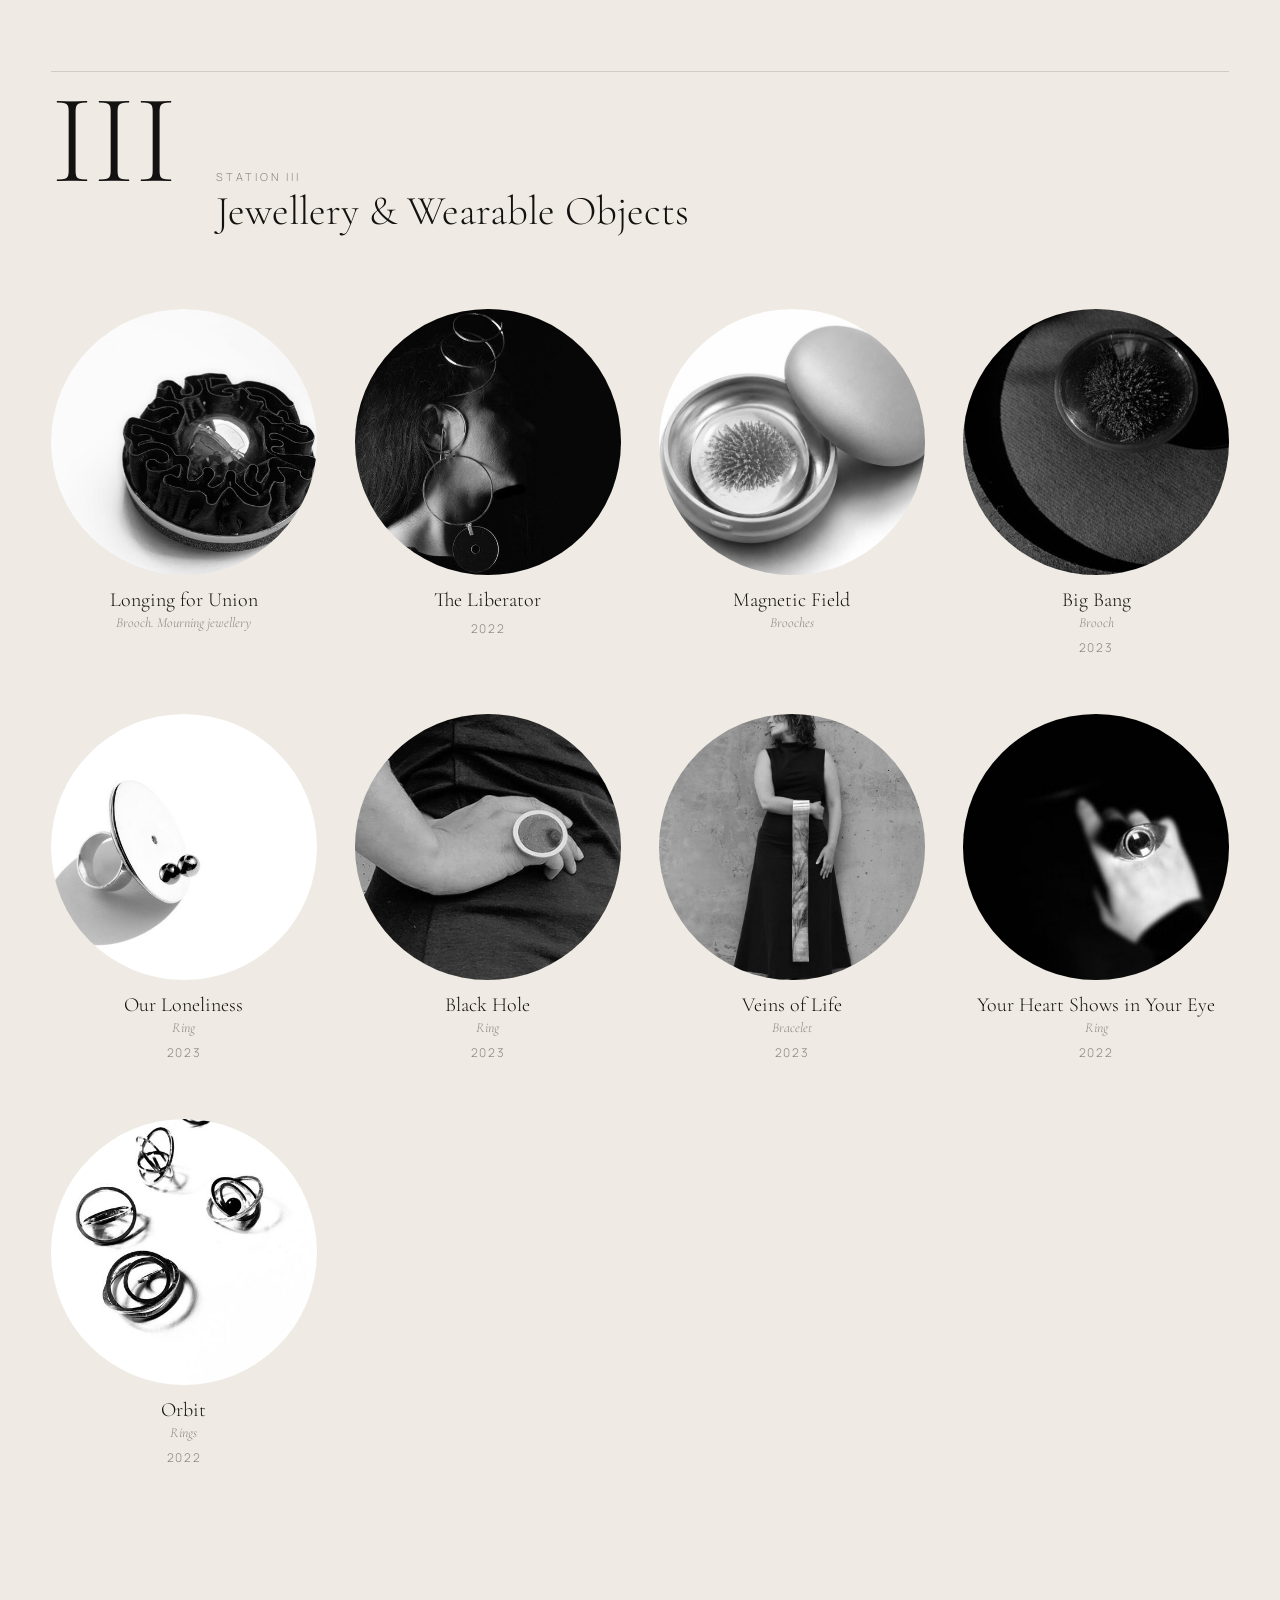
<file: 7/index.html>
<!doctype html>
<html lang="en">
<head>
  <meta charset="utf-8">
  <meta name="viewport" content="width=device-width, initial-scale=1">
  <title>Solmaz Niazi — Contemporary artist & jewellery designer</title>
  <meta name="description" content="Solmaz Niazi is an Iranian-born contemporary artist and jewellery designer based in Belgium, working in sculpture, installation, performance and wearable objects.">
  <meta property="og:title" content="Solmaz Niazi">
  <meta property="og:description" content="Contemporary artist & jewellery designer, Belgium. Sculpture, installation, performance, jewellery.">
  <meta property="og:image" content="../assets/img/works/kaaba-2.jpg">
  <meta property="og:type" content="website">
  <meta name="robots" content="noindex">
  <meta name="theme-color" content="#efebe4">
  <link rel="icon" href="../assets/img/favicon.svg" type="image/svg+xml">
  <link rel="preconnect" href="https://fonts.googleapis.com">
  <link rel="preconnect" href="https://fonts.gstatic.com" crossorigin>
  <link href="https://fonts.googleapis.com/css2?family=Cormorant+Garamond:ital,wght@0,300;0,400;0,500;1,300;1,400&family=Manrope:wght@300;400;500&family=Vazirmatn:wght@300;400&display=swap" rel="stylesheet">
  <link rel="stylesheet" href="style.css">
</head>
<body>
  <a class="skip" href="#works">Skip to works</a>

  <div class="cursor" aria-hidden="true"><span class="cursor-dot"></span><span class="cursor-ring"><em class="cursor-label"></em></span></div>

  <header class="nav" id="nav">
    <a href="#top" class="nav-mark" aria-label="Solmaz Niazi, home">
      <svg viewBox="0 0 40 40" aria-hidden="true"><circle cx="20" cy="20" r="6" class="f"/><circle cx="20" cy="20" r="13"/><line x1="4" y1="36" x2="36" y2="4"/></svg>
      <span>Solmaz Niazi</span>
    </a>
    <nav class="nav-links" aria-label="Main">
      <a href="#works" data-t="navWorks">Works</a>
      <a href="#about" data-t="navAbout">About</a>
      <a href="#cv" data-t="navCv">CV</a>
      <a href="#contact" data-t="navContact">Contact</a>
    </nav>
    <div class="lang" role="group" aria-label="Language">
      <button data-lang="en">EN</button><button data-lang="nl">NL</button><button data-lang="fr">FR</button>
    </div>
  </header>

  <main id="top">
    <!-- HERO, étude 7: zoom into a black circle, travel a wormhole of circles past her works,
         leave through a white circle and zoom back out to one small black circle. -->
    <div class="track7" id="track7">
    <section class="stage7" id="stage7" aria-label="Introduction">
      <canvas id="tunnel7" aria-hidden="true"></canvas>
      <div class="intro7" id="intro7">
        <h1 class="name7"><span>Solmaz</span> <span>Niazi</span></h1>
        <p class="role7" data-t="role">Contemporary artist &amp; jewellery designer</p>
      </div>
      <p class="hint7"><span data-t="scrollIn">Scroll</span></p>
      <div class="label7" id="label7" aria-live="polite"></div>
      <a class="portal7" id="portal7" href="#works" hidden></a>
      <div class="outro7" id="outro7"></div>
    </section>
    </div>

    <!-- WORKS, arranged as stations -->
    <section class="works" id="works" aria-labelledby="works-title">
      <div class="works-head">
        <h2 id="works-title" class="section-title"><span data-t="worksTitle">Works</span></h2>
        <div class="filters" role="tablist" aria-label="Filter works" id="filters"></div>
      </div>
      <div id="stations"></div>
    </section>

    <!-- INTERLUDE: the poem -->
    <section class="interlude" aria-labelledby="poem-title">
      <h2 id="poem-title" class="poem-title" data-t="poemTitle">Dance with me</h2>
      <div class="poem" id="poem"></div>
      <p class="poem-credit" data-t="poemCredit"></p>
    </section>

    <!-- ABOUT -->
    <section class="about" id="about" aria-labelledby="about-title">
      <figure class="about-portrait reveal">
        <div class="portrait-orbit" aria-hidden="true"></div>
        <img src="../assets/img/works/portrait.jpg" alt="Solmaz Niazi at work at the jeweller's bench" loading="lazy" width="431" height="574">
      </figure>
      <div class="about-text">
        <h2 id="about-title" class="section-title" data-t="aboutTitle">About</h2>
        <div id="bio" class="bio"></div>
        <blockquote class="pull reveal"><p data-t="quote"></p><cite>— Solmaz Niazi</cite></blockquote>
      </div>
    </section>

    <!-- CV -->
    <section class="cv" id="cv" aria-labelledby="cv-title">
      <h2 id="cv-title" class="section-title" data-t="cvTitle">Curriculum</h2>
      <div class="cv-grid" id="cvgrid"></div>
    </section>

    <!-- CONTACT -->
    <section class="contact" id="contact" aria-labelledby="contact-title">
      <div class="contact-inner">
        <h2 id="contact-title" class="section-title" data-t="contactTitle">Contact</h2>
        <p class="contact-line" data-t="contactLine"></p>
        <div class="contact-links" id="contactlinks"></div>
        <p class="contact-loc" id="contactloc"></p>
      </div>
    </section>
  </main>

  <nav class="etudes" aria-label="Design études"><span>Étude</span><a href="../">1</a><a href="../2/">2</a><a href="../3/">3</a><a href="../4/">4</a><a href="../5/">5</a><a href="../6/">6</a><a href="../7/" aria-current="page">7</a><a href="../8/">8</a></nav>
  <footer class="foot">
    <span>© <span id="year"></span> Solmaz Niazi</span>
    <span data-t="rights"></span>
  </footer>

  <!-- WORK ROOM (opens over the page) -->
  <div class="room" id="room" role="dialog" aria-modal="true" aria-labelledby="room-title" hidden>
    <button class="room-close" id="room-close"><span data-t="close">Close</span> <i aria-hidden="true">×</i></button>
    <div class="room-scroll" id="room-scroll">
      <div class="room-info">
        <p class="room-meta" id="room-meta"></p>
        <h2 class="room-title" id="room-title"></h2>
        <p class="room-sub" id="room-sub"></p>
        <dl class="room-spec" id="room-spec"></dl>
        <div class="room-text" id="room-text"></div>
      </div>
      <div class="room-images" id="room-images"></div>
    </div>
    <nav class="room-nav" aria-label="Works">
      <button id="room-prev" data-t-aria="prev">←</button>
      <span id="room-count"></span>
      <button id="room-next" data-t-aria="next">→</button>
    </nav>
  </div>

  <noscript><p class="noscript">This site uses JavaScript to show the works.</p></noscript>
  <script src="../assets/js/content.js"></script>
  <script src="main.js"></script>
</body>
</html>
</file>
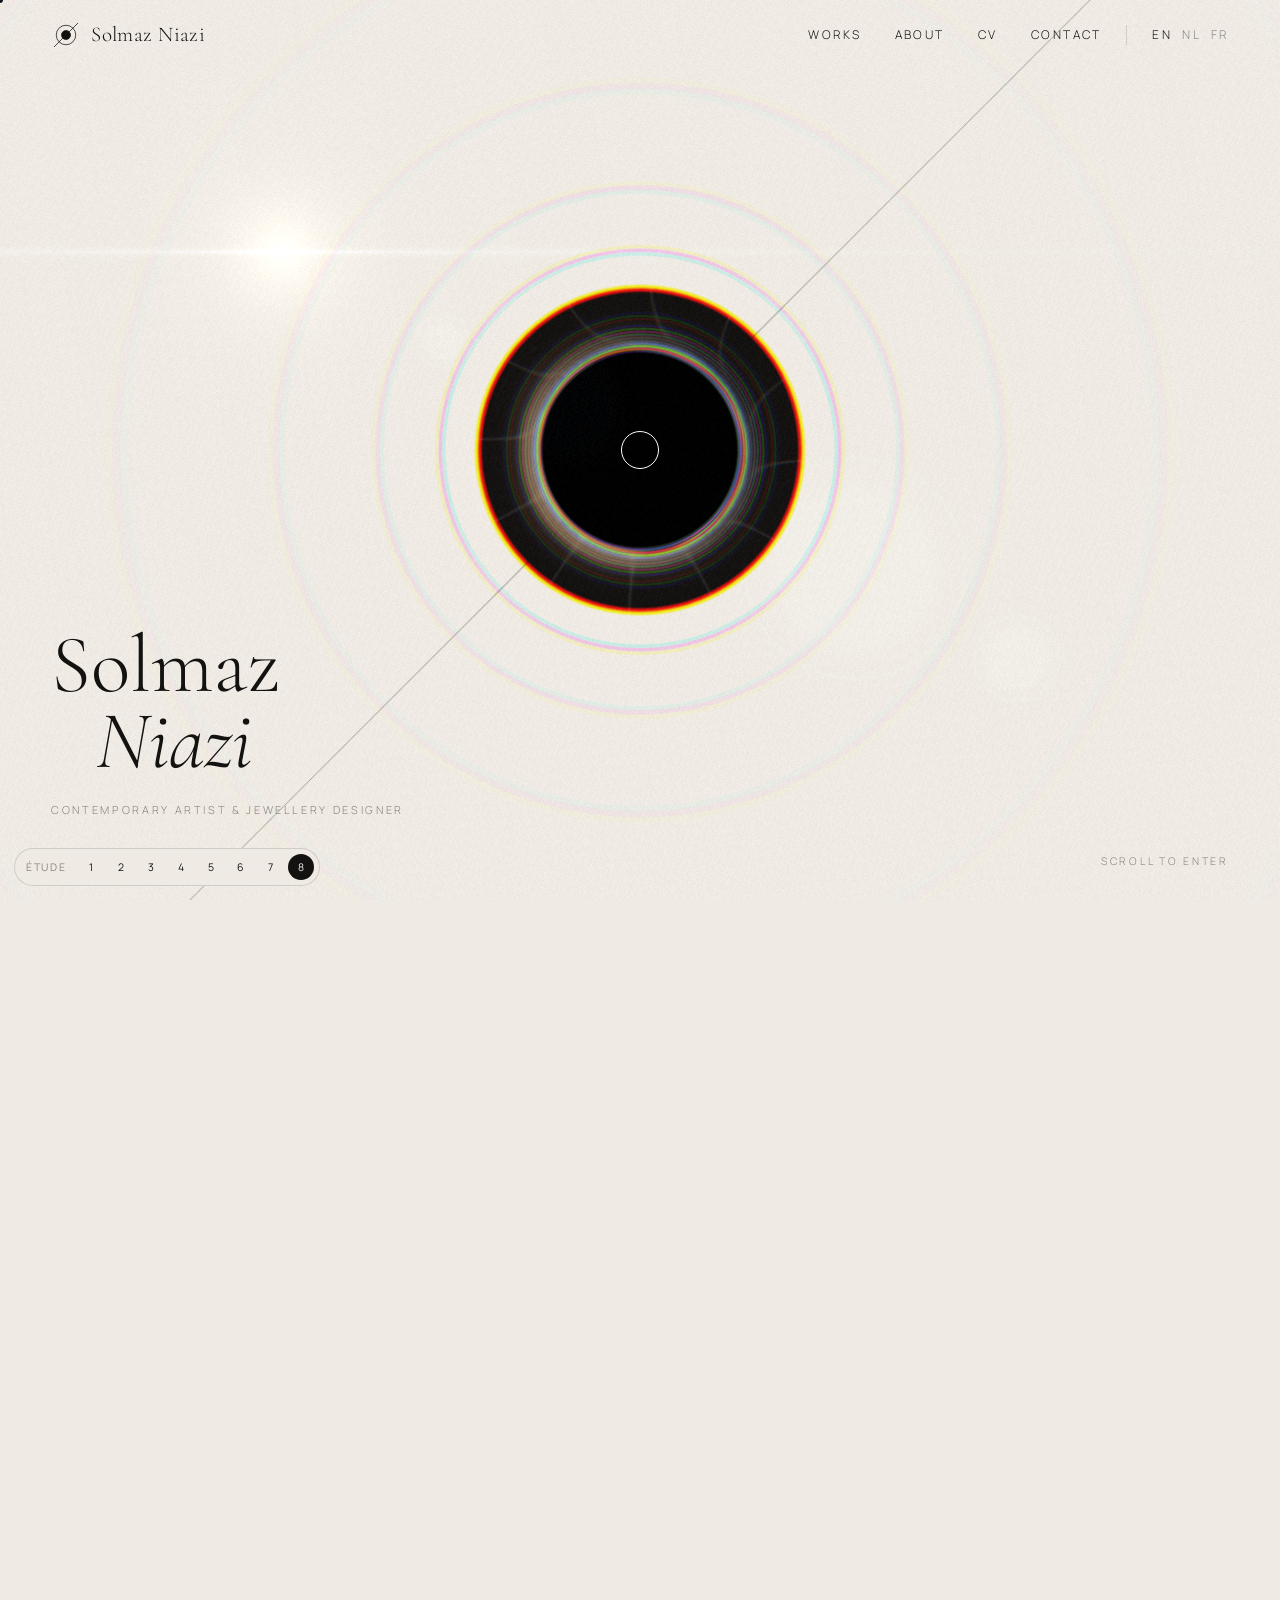
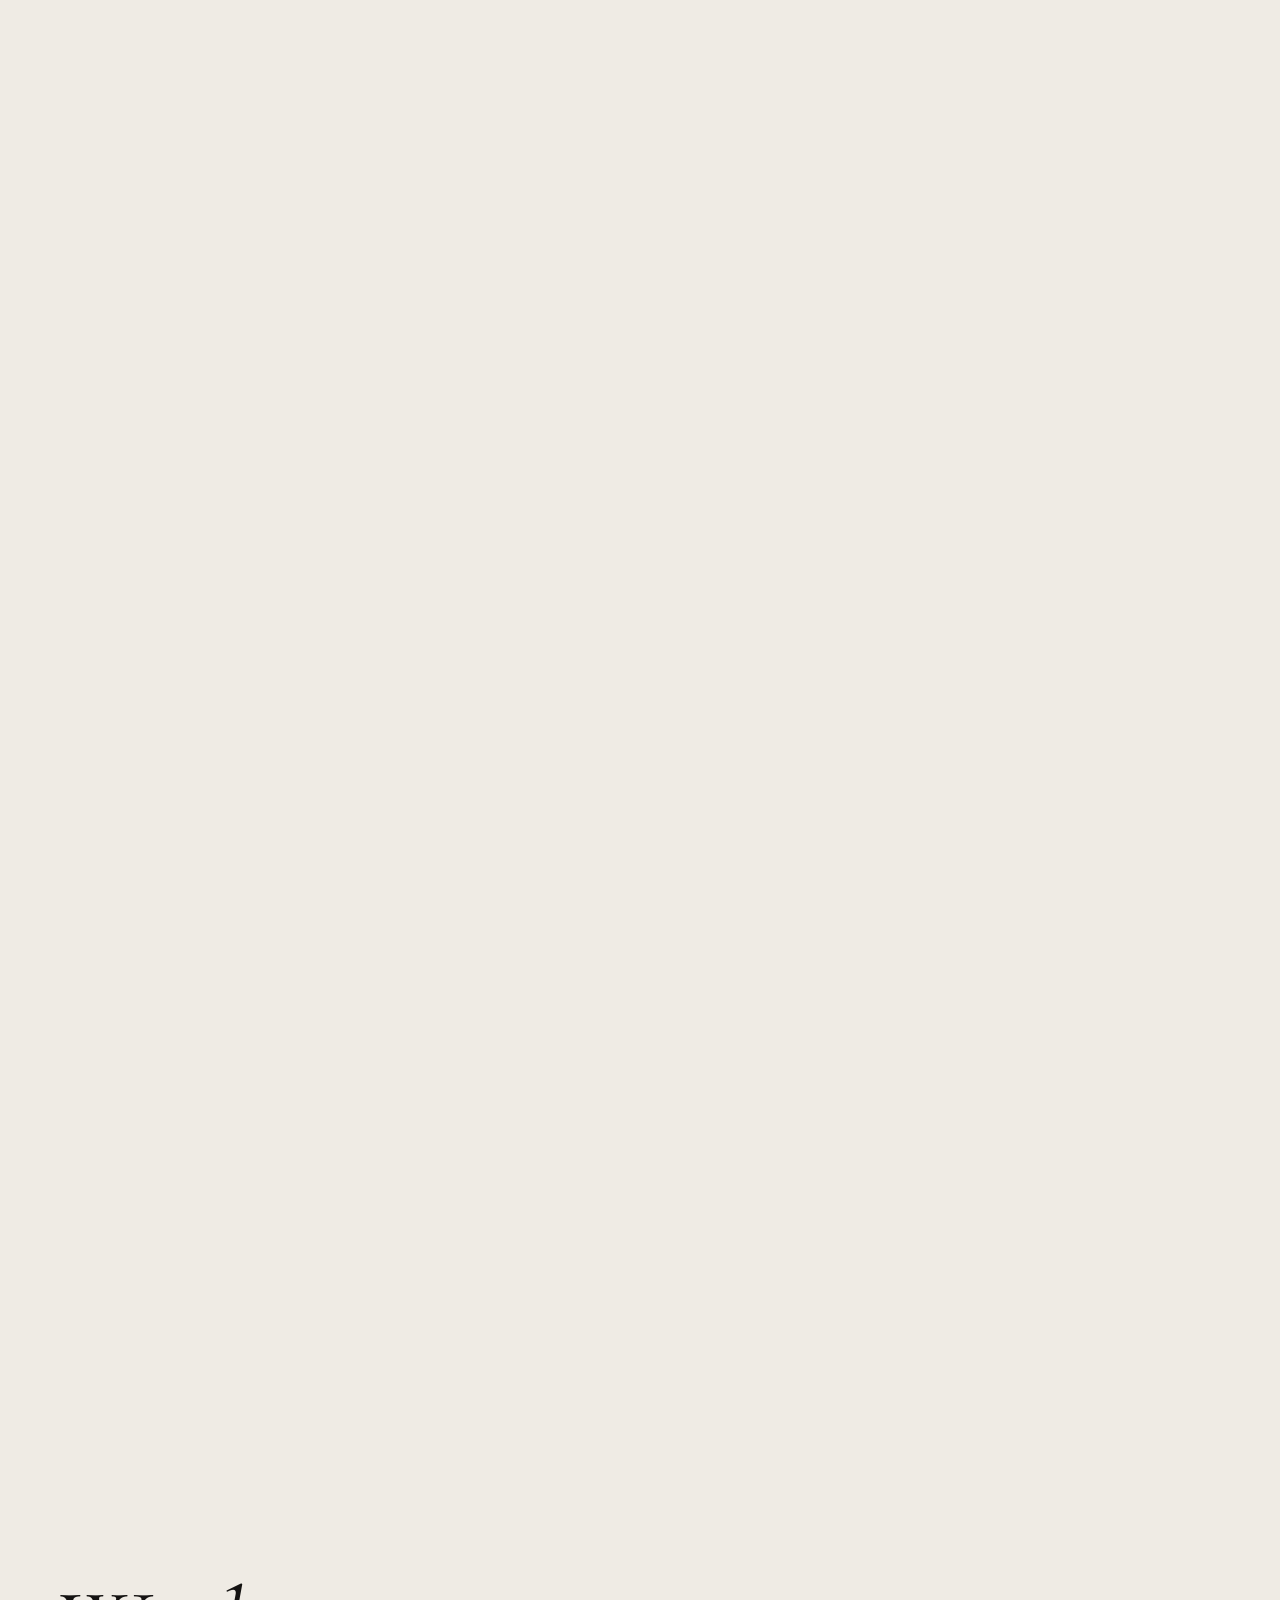
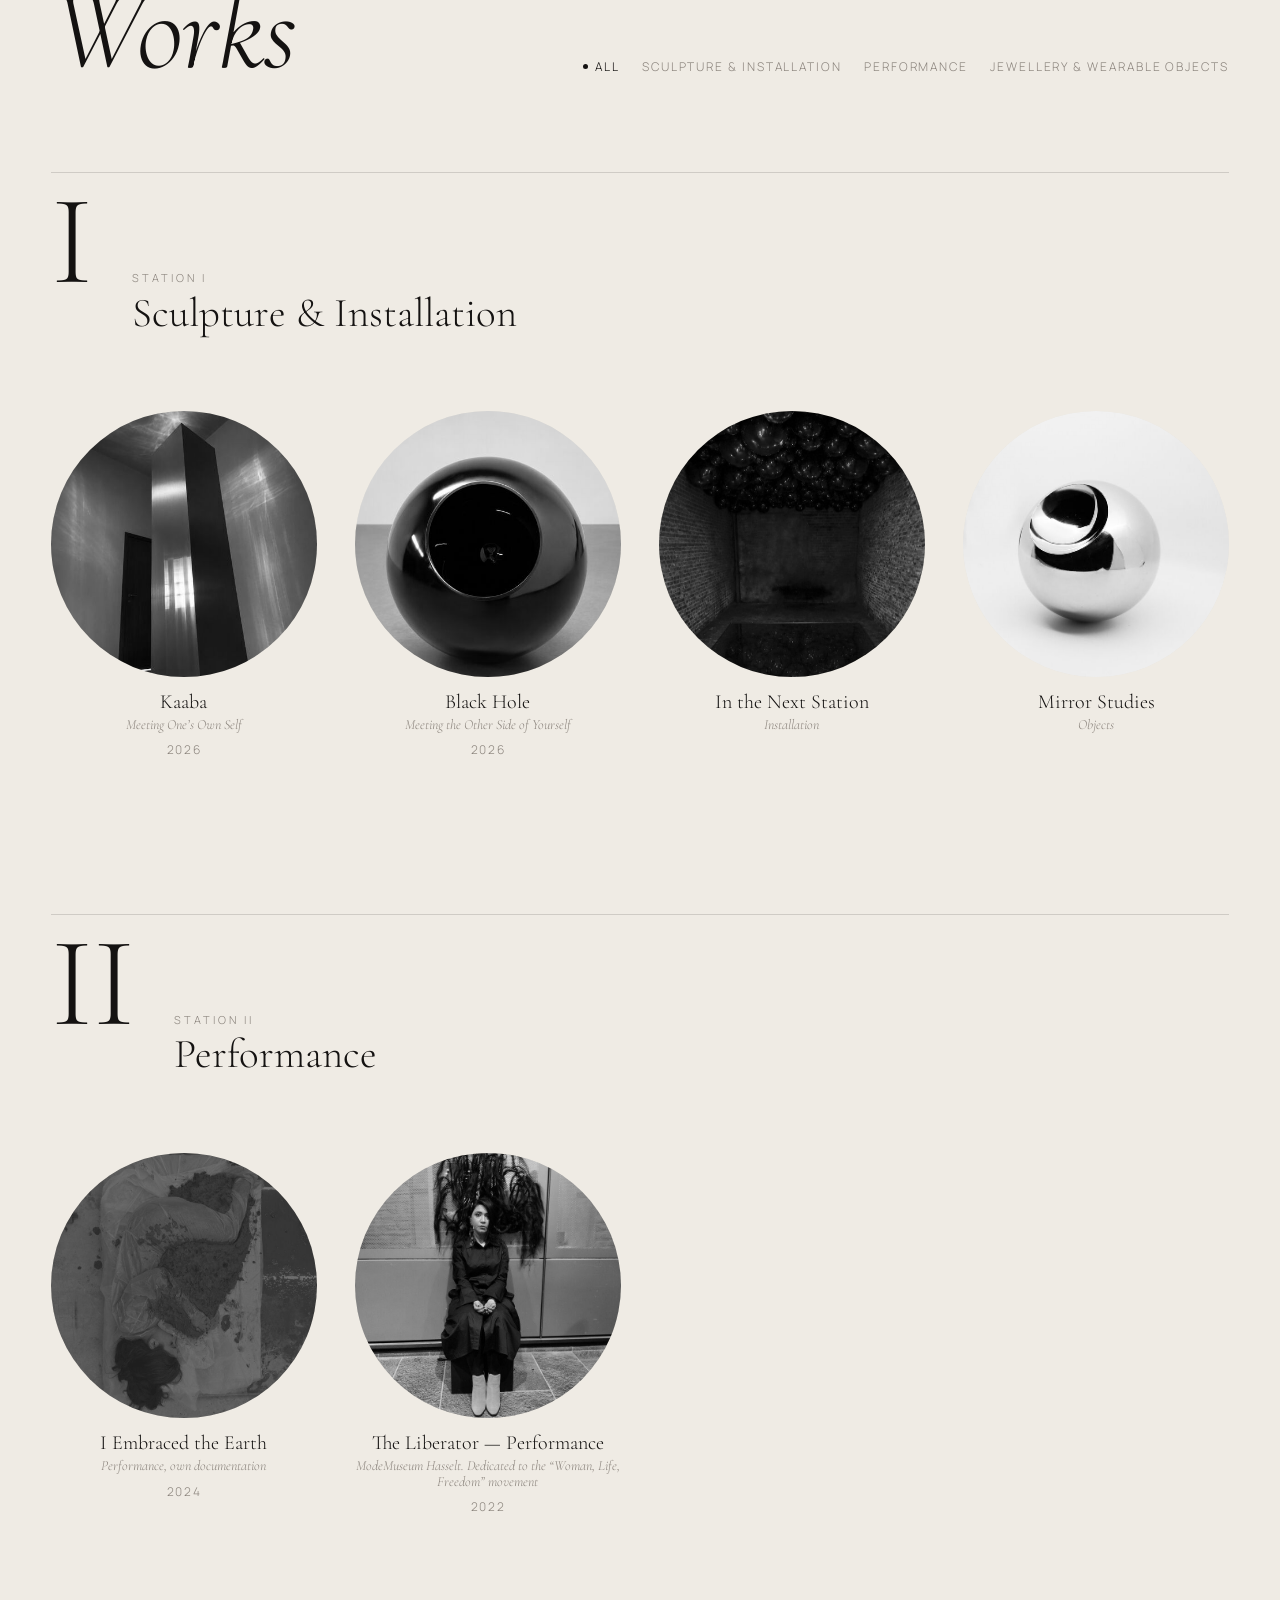
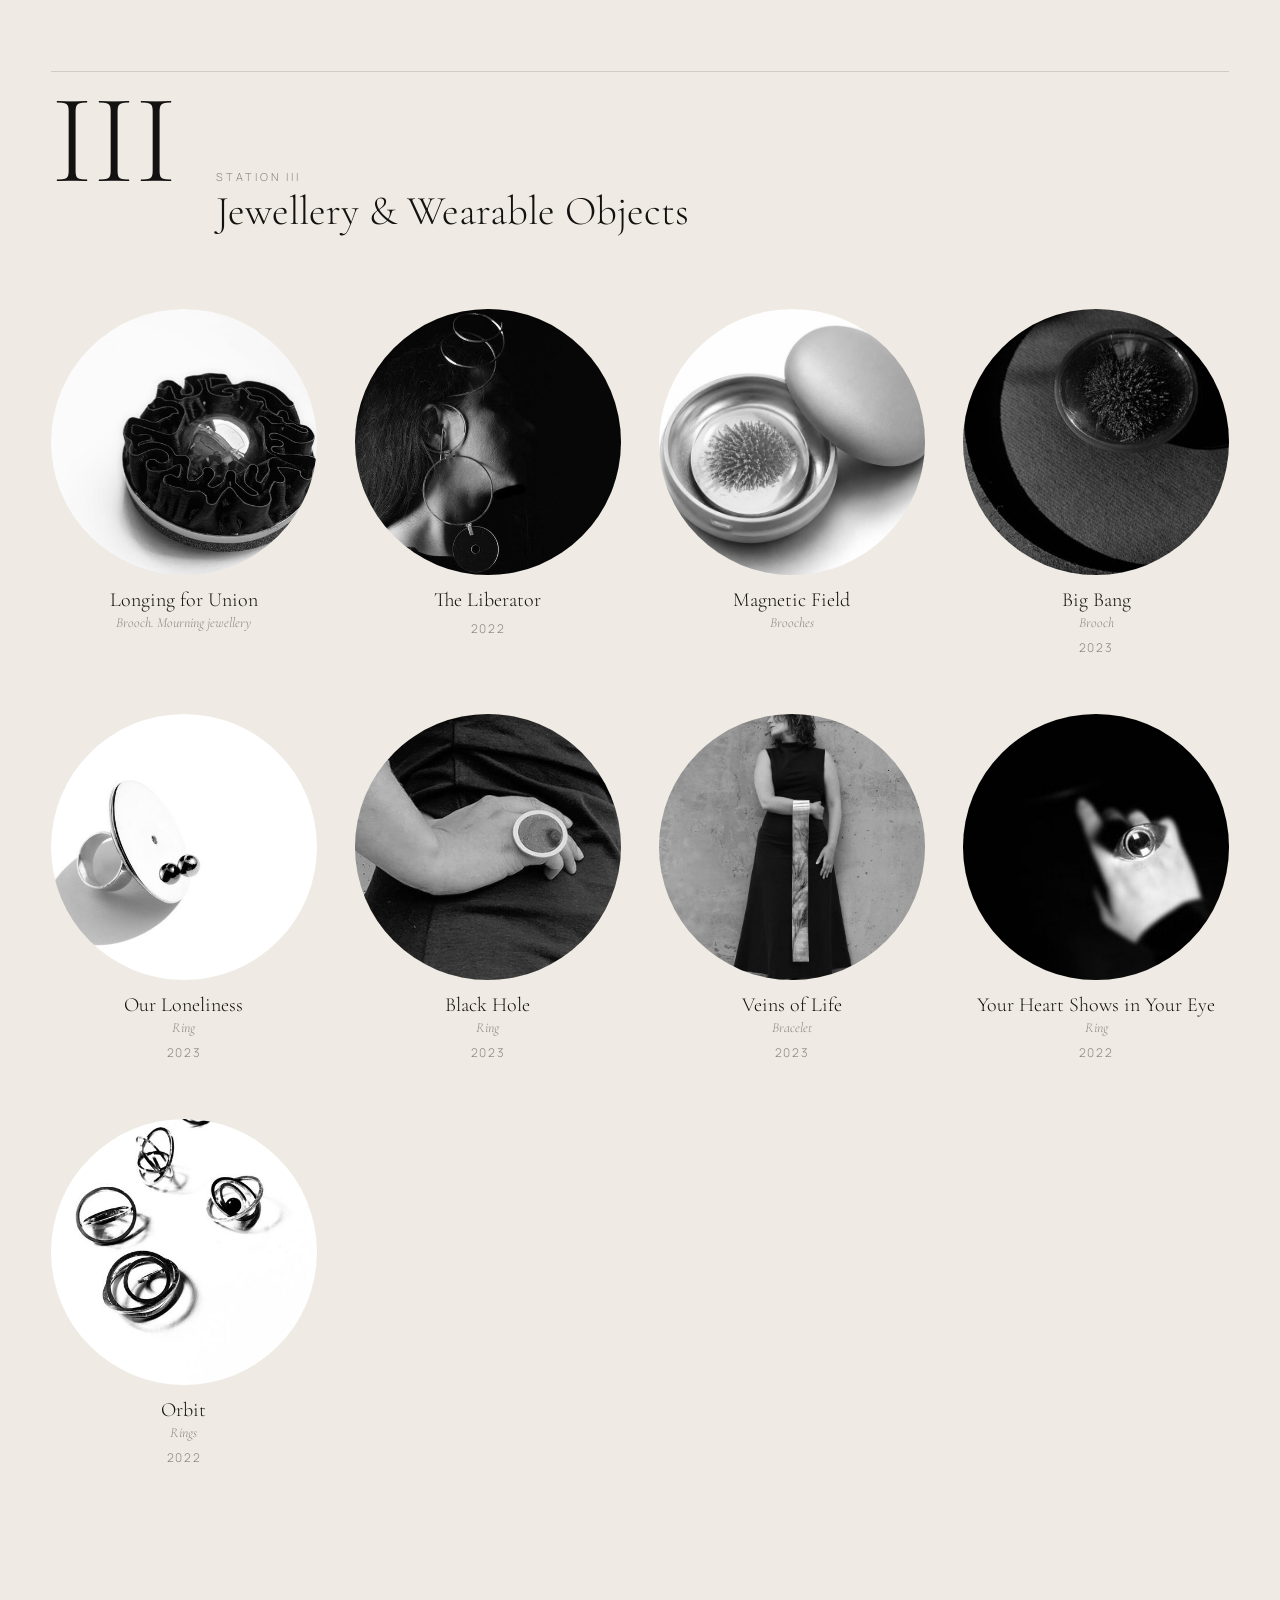
<file: 8/index.html>
<!doctype html>
<html lang="en">
<head>
  <meta charset="utf-8">
  <meta name="viewport" content="width=device-width, initial-scale=1">
  <title>Solmaz Niazi — Contemporary artist & jewellery designer</title>
  <meta name="description" content="Solmaz Niazi is an Iranian-born contemporary artist and jewellery designer based in Belgium, working in sculpture, installation, performance and wearable objects.">
  <meta property="og:title" content="Solmaz Niazi">
  <meta property="og:description" content="Contemporary artist & jewellery designer, Belgium. Sculpture, installation, performance, jewellery.">
  <meta property="og:image" content="../assets/img/works/kaaba-2.jpg">
  <meta property="og:type" content="website">
  <meta name="robots" content="noindex">
  <meta name="theme-color" content="#141211">
  <link rel="icon" href="../assets/img/favicon.svg" type="image/svg+xml">
  <link rel="preconnect" href="https://fonts.googleapis.com">
  <link rel="preconnect" href="https://fonts.gstatic.com" crossorigin>
  <link href="https://fonts.googleapis.com/css2?family=Cormorant+Garamond:ital,wght@0,300;0,400;0,500;1,300;1,400&family=Manrope:wght@300;400;500&family=Vazirmatn:wght@300;400&display=swap" rel="stylesheet">
  <link rel="stylesheet" href="style.css">
</head>
<body>
  <a class="skip" href="#works">Skip to works</a>

  <div class="cursor" aria-hidden="true"><span class="cursor-dot"></span><span class="cursor-ring"><em class="cursor-label"></em></span></div>

  <header class="nav" id="nav">
    <a href="#top" class="nav-mark" aria-label="Solmaz Niazi, home">
      <svg viewBox="0 0 40 40" aria-hidden="true"><circle cx="20" cy="20" r="6" class="f"/><circle cx="20" cy="20" r="13"/><line x1="4" y1="36" x2="36" y2="4"/></svg>
      <span>Solmaz Niazi</span>
    </a>
    <nav class="nav-links" aria-label="Main">
      <a href="#works" data-t="navWorks">Works</a>
      <a href="#about" data-t="navAbout">About</a>
      <a href="#cv" data-t="navCv">CV</a>
      <a href="#contact" data-t="navContact">Contact</a>
    </nav>
    <div class="lang" role="group" aria-label="Language">
      <button data-lang="en">EN</button><button data-lang="nl">NL</button><button data-lang="fr">FR</button>
    </div>
  </header>

  <main id="top">
    <!-- HERO, étude 8: the journey of étude 7 (zoom in, wormhole, zoom out) seen through a lens:
         gravitational lensing, event horizon and photon ring, light spill, RGB separation, flare. -->
    <div class="track7" id="track7">
    <section class="stage7" id="stage7" aria-label="Introduction">
      <canvas id="gl8" aria-hidden="true"></canvas>
      <div class="intro7" id="intro7">
        <h1 class="name7"><span>Solmaz</span> <span>Niazi</span></h1>
        <p class="role7" data-t="role">Contemporary artist &amp; jewellery designer</p>
      </div>
      <p class="hint7"><span data-t="scrollIn">Scroll</span></p>
      <div class="label7" id="label7" aria-live="polite"></div>
      <a class="portal7" id="portal7" href="#works" hidden></a>
      <div class="outro7" id="outro7"></div>
    </section>
    </div>

    <!-- WORKS, arranged as stations -->
    <section class="works" id="works" aria-labelledby="works-title">
      <div class="works-head">
        <h2 id="works-title" class="section-title"><span data-t="worksTitle">Works</span></h2>
        <div class="filters" role="tablist" aria-label="Filter works" id="filters"></div>
      </div>
      <div id="stations"></div>
    </section>

    <!-- INTERLUDE: the poem -->
    <section class="interlude" aria-labelledby="poem-title">
      <h2 id="poem-title" class="poem-title" data-t="poemTitle">Dance with me</h2>
      <div class="poem" id="poem"></div>
      <p class="poem-credit" data-t="poemCredit"></p>
    </section>

    <!-- ABOUT -->
    <section class="about" id="about" aria-labelledby="about-title">
      <figure class="about-portrait reveal">
        <div class="portrait-orbit" aria-hidden="true"></div>
        <img src="../assets/img/works/portrait.jpg" alt="Solmaz Niazi at work at the jeweller's bench" loading="lazy" width="431" height="574">
      </figure>
      <div class="about-text">
        <h2 id="about-title" class="section-title" data-t="aboutTitle">About</h2>
        <div id="bio" class="bio"></div>
        <blockquote class="pull reveal"><p data-t="quote"></p><cite>— Solmaz Niazi</cite></blockquote>
      </div>
    </section>

    <!-- CV -->
    <section class="cv" id="cv" aria-labelledby="cv-title">
      <h2 id="cv-title" class="section-title" data-t="cvTitle">Curriculum</h2>
      <div class="cv-grid" id="cvgrid"></div>
    </section>

    <!-- CONTACT -->
    <section class="contact" id="contact" aria-labelledby="contact-title">
      <div class="contact-inner">
        <h2 id="contact-title" class="section-title" data-t="contactTitle">Contact</h2>
        <p class="contact-line" data-t="contactLine"></p>
        <div class="contact-links" id="contactlinks"></div>
        <p class="contact-loc" id="contactloc"></p>
      </div>
    </section>
  </main>

  <nav class="etudes" aria-label="Design études"><span>Étude</span><a href="../">1</a><a href="../2/">2</a><a href="../3/">3</a><a href="../4/">4</a><a href="../5/">5</a><a href="../6/">6</a><a href="../7/">7</a><a href="../8/" aria-current="page">8</a></nav>
  <footer class="foot">
    <span>© <span id="year"></span> Solmaz Niazi</span>
    <span data-t="rights"></span>
  </footer>

  <!-- WORK ROOM (opens over the page) -->
  <div class="room" id="room" role="dialog" aria-modal="true" aria-labelledby="room-title" hidden>
    <button class="room-close" id="room-close"><span data-t="close">Close</span> <i aria-hidden="true">×</i></button>
    <div class="room-scroll" id="room-scroll">
      <div class="room-info">
        <p class="room-meta" id="room-meta"></p>
        <h2 class="room-title" id="room-title"></h2>
        <p class="room-sub" id="room-sub"></p>
        <dl class="room-spec" id="room-spec"></dl>
        <div class="room-text" id="room-text"></div>
      </div>
      <div class="room-images" id="room-images"></div>
    </div>
    <nav class="room-nav" aria-label="Works">
      <button id="room-prev" data-t-aria="prev">←</button>
      <span id="room-count"></span>
      <button id="room-next" data-t-aria="next">→</button>
    </nav>
  </div>

  <noscript><p class="noscript">This site uses JavaScript to show the works.</p></noscript>
  <script src="../assets/js/content.js"></script>
  <script src="main.js"></script>
</body>
</html>
</file>
<file: assets/css/style.css>
/* Solmaz Niazi — portfolio
   Palette taken from her portfolio pages: paper, earth-brown, black,
   and the burning orange of the Big Bang brooch as the one signal colour. */
:root {
  --night: #120e0d;
  --night-2: #1c1615;
  --paper: #efe7dd;
  --paper-2: #e6dbcd;
  --ink: #1d1716;
  --earth: #4b302c;
  --muted: #7d6c66;
  --line: rgba(29, 23, 22, .16);
  --line-night: rgba(239, 231, 221, .16);
  --signal: #e2481f;
  --serif: "Cormorant Garamond", "Times New Roman", serif;
  --sans: "Manrope", system-ui, -apple-system, sans-serif;
  --gutter: clamp(16px, 4vw, 56px);
  --ease: cubic-bezier(.2, .7, .1, 1);
}

*, *::before, *::after { box-sizing: border-box; }
html { overflow-x: clip; scroll-behavior: smooth; -webkit-text-size-adjust: 100%; }
body {
  margin: 0;
  background: var(--paper);
  color: var(--ink);
  font-family: var(--sans);
  font-weight: 300;
  font-size: 16px;
  line-height: 1.65;
  overflow-x: hidden;
  -webkit-font-smoothing: antialiased;
}
body.locked { overflow: hidden; }
img { display: block; max-width: 100%; height: auto; }
a { color: inherit; }
button { font: inherit; color: inherit; background: none; border: 0; cursor: pointer; padding: 0; }
::selection { background: var(--signal); color: var(--paper); }

.skip { position: absolute; left: -999px; top: 8px; background: var(--ink); color: var(--paper); padding: 8px 14px; z-index: 100; }
.skip:focus { left: 8px; }
:focus-visible { outline: 1px solid var(--signal); outline-offset: 4px; }

/* ---------- cursor (fine pointers only) ---------- */
.cursor { display: none; }
@media (hover: hover) and (pointer: fine) {
  body.has-cursor, body.has-cursor a, body.has-cursor button { cursor: none; }
  .cursor { display: block; position: fixed; inset: 0; pointer-events: none; z-index: 90; mix-blend-mode: difference; }
  .cursor-dot, .cursor-ring { position: absolute; top: 0; left: 0; border-radius: 50%; will-change: transform; }
  .cursor-dot { width: 6px; height: 6px; margin: -3px 0 0 -3px; background: #fff; }
  .cursor-ring {
    width: 38px; height: 38px; margin: -19px 0 0 -19px;
    border: 1px solid #fff;
    display: grid; place-items: center;
    transition: width .45s var(--ease), height .45s var(--ease), margin .45s var(--ease), background .3s;
  }
  .cursor-label { font: 400 11px/1 var(--sans); letter-spacing: .18em; text-transform: uppercase; color: #000; opacity: 0; font-style: normal; transition: opacity .2s; }
  .cursor.is-link .cursor-ring { width: 64px; height: 64px; margin: -32px 0 0 -32px; }
  .cursor.is-work .cursor-ring { width: 96px; height: 96px; margin: -48px 0 0 -48px; background: #fff; }
  .cursor.is-work .cursor-label { opacity: 1; }
  .cursor.is-work .cursor-dot { opacity: 0; }
}

/* ---------- nav ---------- */
.nav {
  position: fixed; top: 0; left: 0; right: 0; z-index: 50;
  display: flex; align-items: center; gap: 24px;
  padding: 18px var(--gutter);
  color: #fff; mix-blend-mode: difference;
}
.nav-mark { display: flex; align-items: center; gap: 10px; text-decoration: none; font-family: var(--serif); font-size: 21px; letter-spacing: .02em; }
.nav-mark svg { width: 30px; height: 30px; fill: none; stroke: currentColor; stroke-width: 1; }
.nav-mark svg circle { fill: currentColor; }
.nav-mark svg ellipse { transform-origin: 20px 20px; animation: spin 18s linear infinite; }
.nav-links { margin-left: auto; display: flex; gap: clamp(14px, 2.6vw, 36px); }
.nav-links a, .lang button { text-decoration: none; font-size: 12px; letter-spacing: .2em; text-transform: uppercase; position: relative; }
.nav-links a::after { content: ""; position: absolute; left: 0; right: 100%; bottom: -4px; height: 1px; background: currentColor; transition: right .5s var(--ease); }
.nav-links a:hover::after { right: 0; }
.lang { display: flex; gap: 10px; padding-left: clamp(10px, 2vw, 28px); border-left: 1px solid rgba(255,255,255,.4); }
.lang button { opacity: .45; transition: opacity .3s; }
.lang button[aria-pressed="true"], .lang button:hover { opacity: 1; }
@media (max-width: 720px) {
  .nav { flex-wrap: wrap; gap: 8px 14px; padding-top: 14px; }
  .nav-mark span { display: none; }
  .nav-links { gap: 14px; }
  .nav-links a, .lang button { font-size: 10.5px; letter-spacing: .14em; }
  .lang { order: 3; width: 100%; justify-content: flex-end; gap: 12px; padding-left: 0; border-left: 0; }
}

/* ---------- hero ---------- */
.hero {
  position: relative; min-height: 100svh;
  background: radial-gradient(ellipse at 70% 40%, #241b19 0%, var(--night) 62%);
  color: var(--paper); overflow: hidden;
  display: flex; align-items: flex-end;
}
.field { position: absolute; inset: 0; width: 100%; height: 100%; }
.hero-inner { position: relative; z-index: 2; padding: 0 var(--gutter) clamp(72px, 12vh, 140px); pointer-events: none; }
.hero-station { display: flex; align-items: center; gap: 14px; font-size: 12px; letter-spacing: .28em; text-transform: uppercase; margin: 0 0 18px; color: rgba(239,231,221,.7); }
.hero-station .dash { width: 48px; height: 1px; background: var(--signal); }
.hero-name { margin: 0; font-family: var(--serif); font-weight: 300; line-height: .82; font-size: clamp(76px, 17vw, 270px); letter-spacing: -.02em; }
.hero-name .line { display: block; overflow: hidden; padding-bottom: .06em; }
.hero-name .line:nth-child(2) { padding-left: clamp(40px, 12vw, 220px); }
.hero-name .word { display: inline-block; transform: translateY(105%); animation: rise 1.4s var(--ease) forwards; }
.hero-name .line:nth-child(2) .word { animation-delay: .15s; }
.italic { font-style: italic; }
.hero-role { margin: 26px 0 0 clamp(40px, 12vw, 220px); font-size: clamp(13px, 1.2vw, 16px); letter-spacing: .12em; text-transform: uppercase; color: rgba(239,231,221,.75); opacity: 0; animation: fade 1.2s .7s forwards; }
.hero-hint { position: absolute; z-index: 2; right: var(--gutter); top: 50%; margin: 0; writing-mode: vertical-rl; font-size: 11px; letter-spacing: .3em; text-transform: uppercase; color: rgba(239,231,221,.4); }
.hero-scroll { position: absolute; z-index: 2; right: var(--gutter); bottom: 32px; width: 1px; height: 64px; background: rgba(239,231,221,.2); overflow: hidden; }
.hero-scroll span { position: absolute; left: 0; top: -40%; width: 1px; height: 40%; background: var(--paper); animation: drip 2.2s var(--ease) infinite; }
@media (max-width: 720px) { .hero-hint { display: none; } }

@keyframes rise { to { transform: none; } }
@keyframes fade { to { opacity: 1; } }
@keyframes drip { to { top: 100%; } }
@keyframes spin { to { transform: rotate(360deg); } }

/* ---------- sections ---------- */
section { position: relative; }
.section-title {
  font-family: var(--serif); font-weight: 300; font-style: italic;
  font-size: clamp(54px, 9vw, 140px); line-height: .9; letter-spacing: -.02em;
  margin: 0;
}

/* ---------- works ---------- */
.works { padding: clamp(90px, 14vw, 180px) var(--gutter) 40px; }
.works-head { display: flex; flex-wrap: wrap; align-items: flex-end; justify-content: space-between; gap: 24px; margin-bottom: clamp(40px, 7vw, 100px); }
.filters { display: flex; flex-wrap: wrap; gap: 8px 22px; }
.filters button { font-size: 12px; letter-spacing: .16em; text-transform: uppercase; color: var(--muted); padding: 6px 0; position: relative; transition: color .3s; }
.filters button[aria-selected="true"] { color: var(--ink); }
.filters button[aria-selected="true"]::before { content: ""; position: absolute; left: -12px; top: 50%; width: 5px; height: 5px; margin-top: -2.5px; border-radius: 50%; background: var(--signal); }

.station { margin-bottom: clamp(80px, 12vw, 170px); }
.station[hidden] { display: none; }
.station-head { display: grid; grid-template-columns: auto 1fr; align-items: baseline; gap: 0 clamp(16px, 3vw, 40px); border-top: 1px solid var(--line); padding-top: 18px; margin-bottom: clamp(36px, 6vw, 80px); }
.station-num { font-family: var(--serif); font-size: clamp(64px, 10vw, 150px); line-height: .8; font-weight: 300; color: var(--earth); }
.station-label { display: flex; flex-direction: column; gap: 4px; }
.station-label small { font-size: 11px; letter-spacing: .28em; text-transform: uppercase; color: var(--muted); }
.station-label span { font-family: var(--serif); font-size: clamp(26px, 3.2vw, 46px); line-height: 1.05; }

/* an irregular, breathing grid: each card is placed by JS via --c (column start) / --s (span) / --y (offset) */
.station-grid { display: grid; grid-template-columns: repeat(12, 1fr); gap: clamp(40px, 6vw, 90px) clamp(16px, 2vw, 32px); align-items: start; }
.card { grid-column: var(--c, 1) / span var(--s, 5); margin-top: var(--y, 0); text-decoration: none; display: block; }
.card-media { position: relative; overflow: hidden; background: var(--paper-2); }
.card-media img { width: 100%; height: 100%; object-fit: cover; transform: scale(1.02); filter: grayscale(.35) contrast(1.02); transition: transform 1.4s var(--ease), filter .9s var(--ease); }
.card:hover .card-media img, .card:focus-visible .card-media img { transform: scale(1.07); filter: none; }
.card-media::after { content: ""; position: absolute; inset: 0; box-shadow: inset 0 0 0 0 var(--paper); transition: box-shadow .8s var(--ease); pointer-events: none; }
.card:hover .card-media::after { box-shadow: inset 0 0 0 10px var(--paper); }
.card-cap { display: flex; justify-content: space-between; gap: 16px; padding-top: 14px; }
.card-title { font-family: var(--serif); font-size: clamp(22px, 2vw, 28px); line-height: 1.1; }
.card-title em { display: block; font-size: .7em; color: var(--muted); margin-top: 4px; }
.card-year { font-size: 12px; letter-spacing: .14em; color: var(--muted); white-space: nowrap; padding-top: 6px; }
@media (max-width: 820px) {
  .station-grid { grid-template-columns: repeat(6, 1fr); }
  .card { grid-column: var(--mc, 1) / span var(--ms, 6); margin-top: 0; }
}

/* ---------- reveal ---------- */
.reveal { opacity: 0; transform: translateY(40px); transition: opacity 1.2s var(--ease), transform 1.2s var(--ease); }
.reveal.in { opacity: 1; transform: none; }

/* ---------- interlude / poem ---------- */
.interlude {
  background: var(--earth); color: var(--paper);
  padding: clamp(100px, 15vw, 200px) var(--gutter);
  overflow: hidden; text-align: center;
}
.poem-title { font-family: var(--serif); font-weight: 300; font-style: italic; font-size: clamp(40px, 6vw, 84px); margin: 0 0 clamp(40px, 6vw, 70px); position: relative; }
.poem { position: relative; font-family: var(--serif); font-size: clamp(21px, 2.3vw, 32px); line-height: 1.45; font-weight: 300; }
.poem span { display: block; opacity: .12; transition: opacity 1.4s var(--ease), letter-spacing 1.6s var(--ease); letter-spacing: .04em; }
.poem span.in { opacity: 1; letter-spacing: 0; }
.poem span.refrain { font-style: italic; color: #f4b9a6; margin-top: .6em; }
.poem-credit { position: relative; margin: 48px 0 0; font-size: 11px; letter-spacing: .26em; text-transform: uppercase; color: rgba(239,231,221,.6); }
.orbit-deco { position: absolute; left: 50%; top: 50%; width: 0; height: 0; pointer-events: none; }
.orbit-deco i { position: absolute; border: 1px solid rgba(239,231,221,.12); border-radius: 50%; left: 50%; top: 50%; transform: translate(-50%, -50%) rotate(var(--r)); animation: wobble 40s linear infinite; }
.orbit-deco i:nth-child(1) { width: 120vmax; height: 40vmax; --r: -18deg; }
.orbit-deco i:nth-child(2) { width: 90vmax; height: 70vmax; --r: 30deg; animation-duration: 60s; animation-direction: reverse; }
.orbit-deco i:nth-child(3) { width: 14px; height: 14px; background: var(--signal); border: 0; animation: none; transform: translate(-50%, -50%) translate(36vw, -22vh); }
@keyframes wobble { to { transform: translate(-50%, -50%) rotate(calc(var(--r) + 360deg)); } }

/* ---------- about ---------- */
.about { overflow-x: clip; display: grid; grid-template-columns: 5fr 7fr; gap: clamp(40px, 7vw, 120px); padding: clamp(100px, 14vw, 190px) var(--gutter); align-items: start; }
.about-portrait { margin: 0; position: relative; max-width: 460px; }
.about-portrait img { position: relative; z-index: 1; width: 100%; aspect-ratio: 3 / 4; object-fit: cover; filter: grayscale(1); clip-path: ellipse(50% 50% at 50% 50%); transition: clip-path 1.4s var(--ease); }
.about-portrait:hover img { clip-path: ellipse(70% 70% at 50% 50%); }
.portrait-orbit { position: absolute; inset: -6% -14%; border: 1px solid var(--earth); border-radius: 50%; transform: rotate(-16deg); z-index: 2; pointer-events: none; }
.portrait-orbit::after { content: ""; position: absolute; width: 10px; height: 10px; border-radius: 50%; background: var(--signal); top: 50%; left: -5px; }
.about-text .section-title { margin-bottom: 36px; }
.bio p { max-width: 62ch; margin: 0 0 1.2em; font-size: clamp(16px, 1.15vw, 18px); }
.bio p:first-child { font-family: var(--serif); font-size: clamp(24px, 2.2vw, 32px); line-height: 1.3; font-weight: 400; }
.pull { margin: 56px 0 0; padding: 0 0 0 28px; border-left: 1px solid var(--signal); max-width: 56ch; }
.pull p { font-family: var(--serif); font-style: italic; font-size: clamp(20px, 1.7vw, 26px); line-height: 1.4; margin: 0 0 12px; }
.pull cite { font-style: normal; font-size: 12px; letter-spacing: .18em; text-transform: uppercase; color: var(--muted); }
@media (max-width: 820px) {
  .about { grid-template-columns: 1fr; }
  .about-portrait { max-width: 300px; margin: 0 auto 0 12%; }
}

/* ---------- cv ---------- */
.cv { background: var(--paper-2); padding: clamp(100px, 14vw, 180px) var(--gutter); }
.cv .section-title { margin-bottom: clamp(40px, 6vw, 80px); }
.cv-grid { display: grid; grid-template-columns: 1fr 1fr; gap: clamp(40px, 6vw, 100px); }
.cv-block h3 { font-size: 11px; font-weight: 500; letter-spacing: .26em; text-transform: uppercase; color: var(--earth); margin: 0 0 8px; padding-bottom: 14px; border-bottom: 1px solid var(--line); }
.cv-block ol { list-style: none; margin: 0 0 48px; padding: 0; }
.cv-block li { display: grid; grid-template-columns: 120px 1fr; gap: 16px; padding: 16px 0; border-bottom: 1px solid var(--line); }
.cv-y { font-size: 13px; color: var(--muted); font-variant-numeric: tabular-nums; padding-top: 3px; }
.cv-t { font-family: var(--serif); font-size: clamp(19px, 1.5vw, 22px); line-height: 1.3; }
.cv-p { display: block; font-family: var(--sans); font-size: 14px; color: var(--muted); margin-top: 4px; line-height: 1.55; }
@media (max-width: 820px) {
  .cv-grid { grid-template-columns: 1fr; gap: 0; }
  .cv-block li { grid-template-columns: 1fr; gap: 2px; }
}

/* ---------- contact ---------- */
.contact { background: var(--night); color: var(--paper); min-height: 86svh; display: flex; align-items: center; overflow: hidden; padding: 120px var(--gutter); }
.contact-inner { position: relative; z-index: 2; pointer-events: none; }
.contact-inner a { pointer-events: auto; }
.contact-line { max-width: 40ch; font-size: clamp(16px, 1.3vw, 19px); color: rgba(239,231,221,.75); margin: 26px 0 40px; }
.contact-links { display: flex; flex-direction: column; gap: 10px; }
.contact-links a { font-family: var(--serif); font-size: clamp(28px, 4.6vw, 64px); line-height: 1.1; text-decoration: none; background: linear-gradient(var(--signal), var(--signal)) 0 100% / 0 1px no-repeat; transition: background-size .7s var(--ease); width: fit-content; word-break: break-word; }
.contact-links a:hover { background-size: 100% 1px; }
.contact-links .sample { font-family: var(--serif); font-size: clamp(28px, 4.6vw, 64px); line-height: 1.1; word-break: break-word; }
.contact-links .pending { font-family: var(--serif); font-style: italic; font-size: clamp(24px, 3vw, 40px); color: rgba(239,231,221,.6); }
.contact-loc { margin-top: 40px; font-size: 12px; letter-spacing: .24em; text-transform: uppercase; color: rgba(239,231,221,.55); }

.foot { display: flex; flex-wrap: wrap; justify-content: space-between; gap: 8px 24px; padding: 22px var(--gutter); background: var(--night); color: rgba(239,231,221,.5); font-size: 12px; letter-spacing: .08em; border-top: 1px solid var(--line-night); }

/* ---------- work room ---------- */
.room { position: fixed; inset: 0; z-index: 70; background: var(--night); color: var(--paper); }
.room[hidden] { display: none; }
.room.open { animation: roomIn .8s var(--ease); }
@keyframes roomIn { from { clip-path: circle(0% at var(--ox, 50%) var(--oy, 50%)); } to { clip-path: circle(150% at var(--ox, 50%) var(--oy, 50%)); } }
.room-close { position: absolute; top: 18px; right: var(--gutter); z-index: 3; font-size: 12px; letter-spacing: .2em; text-transform: uppercase; display: flex; align-items: center; gap: 10px; }
.room-close i { font-style: normal; font-size: 26px; line-height: 1; font-weight: 300; }
.room-scroll { position: absolute; inset: 0; overflow-y: auto; display: grid; grid-template-columns: minmax(300px, 4fr) 8fr; gap: clamp(30px, 5vw, 80px); padding: 90px var(--gutter) 110px; }
.room-info { position: sticky; top: 0; align-self: start; padding-top: 6vh; }
.room-meta { font-size: 11px; letter-spacing: .26em; text-transform: uppercase; color: var(--signal); margin: 0 0 18px; }
.room-title { font-family: var(--serif); font-weight: 300; font-size: clamp(44px, 5.4vw, 88px); line-height: .95; margin: 0; letter-spacing: -.01em; }
.room-sub { font-family: var(--serif); font-style: italic; font-size: clamp(20px, 1.8vw, 26px); color: rgba(239,231,221,.75); margin: 14px 0 0; }
.room-spec { margin: 30px 0 0; display: grid; grid-template-columns: auto 1fr; gap: 6px 18px; font-size: 13px; }
.room-spec dt { color: rgba(239,231,221,.5); letter-spacing: .1em; text-transform: uppercase; font-size: 11px; padding-top: 2px; }
.room-spec dd { margin: 0; }
.room-text { margin-top: 30px; font-size: 15px; color: rgba(239,231,221,.82); max-width: 52ch; }
.room-text p { margin: 0 0 1em; }
.room-text .lead { font-family: var(--serif); font-style: italic; font-size: 28px; color: var(--paper); }
.room-text .poem-mini { font-family: var(--serif); font-size: 18px; line-height: 1.5; white-space: pre-line; color: rgba(239,231,221,.75); }
.room-images { display: flex; flex-direction: column; gap: clamp(24px, 4vw, 60px); }
.room-images figure { margin: 0; opacity: 0; transform: translateY(30px); animation: up 1s var(--ease) forwards; }
.room-images figure:nth-child(2) { animation-delay: .12s; }
.room-images figure:nth-child(3) { animation-delay: .24s; }
.room-images figure:nth-child(4) { animation-delay: .36s; }
.room-images img { max-height: 88vh; width: auto; max-width: 100%; margin: 0 auto; }
@keyframes up { to { opacity: 1; transform: none; } }
.room-nav { position: absolute; left: 0; right: 0; bottom: 0; z-index: 3; display: flex; justify-content: space-between; align-items: center; padding: 18px var(--gutter); background: linear-gradient(transparent, rgba(18,14,13,.95) 40%); font-size: 12px; letter-spacing: .2em; color: rgba(239,231,221,.6); }
.room-nav button { font-size: 26px; font-weight: 300; padding: 4px 10px; color: var(--paper); }
@media (max-width: 820px) {
  .room-scroll { grid-template-columns: 1fr; padding-top: 70px; }
  .room-info { position: static; padding-top: 0; }
}

.noscript { padding: 40px var(--gutter); }

@media (prefers-reduced-motion: reduce) {
  *, *::before, *::after { animation-duration: .01ms !important; animation-iteration-count: 1 !important; transition-duration: .01ms !important; }
  html { scroll-behavior: auto; }
  .reveal { opacity: 1; transform: none; }
  .poem span { opacity: 1; }
}

/* étude switcher: compare design versions (/ and /2/) */
.etudes { position: fixed; left: 14px; bottom: 14px; z-index: 60; display: flex; align-items: center; gap: 4px; padding: 5px; border-radius: 999px; background: rgba(18,14,13,.6); -webkit-backdrop-filter: blur(10px); backdrop-filter: blur(10px); border: 1px solid rgba(239,231,221,.14); font: 400 10.5px/1 var(--sans); letter-spacing: .16em; text-transform: uppercase; color: rgba(239,231,221,.6); }
.etudes span { padding: 0 8px 0 6px; }
.etudes a { display: grid; place-items: center; width: 26px; height: 26px; border-radius: 50%; text-decoration: none; color: var(--paper); }
.etudes a[aria-current] { background: var(--paper); color: var(--night); }
</file>
<file: 2/style.css>
/* Solmaz Niazi — portfolio
   Palette taken from her portfolio pages: paper, earth-brown, black,
   and the burning orange of the Big Bang brooch as the one signal colour. */
:root {
  --night: #120e0d;
  --night-2: #1c1615;
  --paper: #efe7dd;
  --paper-2: #e6dbcd;
  --ink: #1d1716;
  --earth: #4b302c;
  --muted: #7d6c66;
  --line: rgba(29, 23, 22, .16);
  --line-night: rgba(239, 231, 221, .16);
  --signal: #e2481f;
  --serif: "Cormorant Garamond", "Times New Roman", serif;
  --sans: "Manrope", system-ui, -apple-system, sans-serif;
  --gutter: clamp(16px, 4vw, 56px);
  --ease: cubic-bezier(.2, .7, .1, 1);
}

*, *::before, *::after { box-sizing: border-box; }
html { overflow-x: clip; scroll-behavior: smooth; -webkit-text-size-adjust: 100%; }
body {
  margin: 0;
  background: var(--paper);
  color: var(--ink);
  font-family: var(--sans);
  font-weight: 300;
  font-size: 16px;
  line-height: 1.65;
  overflow-x: clip;
  -webkit-font-smoothing: antialiased;
}
body.locked { overflow: hidden; }
img { display: block; max-width: 100%; height: auto; }
a { color: inherit; }
button { font: inherit; color: inherit; background: none; border: 0; cursor: pointer; padding: 0; }
::selection { background: var(--signal); color: var(--paper); }

.skip { position: absolute; left: -999px; top: 8px; background: var(--ink); color: var(--paper); padding: 8px 14px; z-index: 100; }
.skip:focus { left: 8px; }
:focus-visible { outline: 1px solid var(--signal); outline-offset: 4px; }

/* ---------- cursor (fine pointers only) ---------- */
.cursor { display: none; }
@media (hover: hover) and (pointer: fine) {
  body.has-cursor, body.has-cursor a, body.has-cursor button { cursor: none; }
  .cursor { display: block; position: fixed; inset: 0; pointer-events: none; z-index: 90; mix-blend-mode: difference; }
  .cursor-dot, .cursor-ring { position: absolute; top: 0; left: 0; border-radius: 50%; will-change: transform; }
  .cursor-dot { width: 6px; height: 6px; margin: -3px 0 0 -3px; background: #fff; }
  .cursor-ring {
    width: 38px; height: 38px; margin: -19px 0 0 -19px;
    border: 1px solid #fff;
    display: grid; place-items: center;
    transition: width .45s var(--ease), height .45s var(--ease), margin .45s var(--ease), background .3s;
  }
  .cursor-label { font: 400 11px/1 var(--sans); letter-spacing: .18em; text-transform: uppercase; color: #000; opacity: 0; font-style: normal; transition: opacity .2s; }
  .cursor.is-link .cursor-ring { width: 64px; height: 64px; margin: -32px 0 0 -32px; }
  .cursor.is-work .cursor-ring { width: 96px; height: 96px; margin: -48px 0 0 -48px; background: #fff; }
  .cursor.is-work .cursor-label { opacity: 1; }
  .cursor.is-work .cursor-dot { opacity: 0; }
}

/* ---------- nav ---------- */
.nav {
  position: fixed; top: 14px; left: 50%; transform: translateX(-50%); z-index: 50;
  width: min(1100px, calc(100% - 2 * var(--gutter)));
  display: flex; align-items: center; gap: 24px;
  padding: 9px 12px 9px 18px;
  color: var(--paper);
  background: rgba(18, 14, 13, .55);
  -webkit-backdrop-filter: blur(14px) saturate(1.2); backdrop-filter: blur(14px) saturate(1.2);
  border: 1px solid rgba(239, 231, 221, .12);
  border-radius: 999px;
}
html.splashing .nav { opacity: 0; animation: fade .9s 1.9s forwards; }
.nav-mark { display: flex; align-items: center; gap: 10px; text-decoration: none; font-family: var(--serif); font-size: 21px; letter-spacing: .02em; }
.nav-mark svg { width: 30px; height: 30px; fill: none; stroke: currentColor; stroke-width: 1; }
.nav-mark svg circle { fill: currentColor; }
.nav-mark svg ellipse { transform-origin: 20px 20px; animation: spin 18s linear infinite; }
.nav-links { margin-left: auto; display: flex; gap: clamp(14px, 2.6vw, 36px); }
.nav-links a, .lang button { text-decoration: none; font-size: 12px; letter-spacing: .2em; text-transform: uppercase; position: relative; }
.nav-links a::after { content: ""; position: absolute; left: 0; right: 100%; bottom: -4px; height: 1px; background: currentColor; transition: right .5s var(--ease); }
.nav-links a:hover::after { right: 0; }
.lang { display: flex; gap: 10px; padding: 6px 14px; border-radius: 999px; background: rgba(239,231,221,.08); }
.lang button { opacity: .45; transition: opacity .3s; }
.lang button[aria-pressed="true"], .lang button:hover { opacity: 1; }
@media (max-width: 720px) {
  .nav { flex-wrap: wrap; gap: 6px 14px; padding: 8px 14px; border-radius: 22px; top: 10px; }
  .nav-mark span { display: none; }
  .nav-links { gap: 14px; }
  .nav-links a, .lang button { font-size: 10.5px; letter-spacing: .14em; }
  .lang { order: 3; width: 100%; justify-content: center; gap: 14px; padding: 4px; }
}

/* ---------- hero ---------- */
.hero-track { position: relative; height: 230vh; background: var(--night); }
.hero {
  position: sticky; top: 0; height: 100vh; height: 100svh; min-height: 0;
  background: radial-gradient(ellipse at 70% 40%, #241b19 0%, var(--night) 62%);
  color: var(--paper); overflow: hidden;
  display: flex; align-items: flex-end;
}
.field { position: absolute; inset: 0; width: 100%; height: 100%; }
.hero-inner { position: relative; z-index: 2; padding: 0 var(--gutter) clamp(72px, 12vh, 140px); pointer-events: none; }
.hero-station { display: flex; align-items: center; gap: 14px; font-size: 12px; letter-spacing: .28em; text-transform: uppercase; margin: 0 0 18px; color: rgba(239,231,221,.7); }
.hero-station .dash { width: 48px; height: 1px; background: var(--signal); }
.hero-name { margin: 0; font-family: var(--serif); font-weight: 300; line-height: .82; font-size: clamp(76px, 17vw, 270px); letter-spacing: -.02em; }
.hero-name .line { display: block; overflow: hidden; padding-bottom: .06em; }
.hero-name .line:nth-child(2) { padding-left: clamp(40px, 12vw, 220px); }
.hero-name .word { display: inline-block; transform: translateY(105%); animation: rise 1.4s var(--ease) forwards; }
.hero-name .line:nth-child(2) .word { animation-delay: .15s; }
.italic { font-style: italic; }
.hero-role { margin: 26px 0 0 clamp(40px, 12vw, 220px); font-size: clamp(13px, 1.2vw, 16px); letter-spacing: .12em; text-transform: uppercase; color: rgba(239,231,221,.75); opacity: 0; animation: fade 1.2s .7s forwards; }
.hero-hint { position: absolute; z-index: 2; right: var(--gutter); top: 50%; margin: 0; writing-mode: vertical-rl; font-size: 11px; letter-spacing: .3em; text-transform: uppercase; color: rgba(239,231,221,.4); }
.hero-scroll { position: absolute; z-index: 3; left: 50%; bottom: 26px; transform: translateX(-50%); display: flex; flex-direction: column; align-items: center; gap: 10px; text-decoration: none; font-size: 10.5px; letter-spacing: .3em; text-transform: uppercase; color: rgba(239,231,221,.55); }
.hero-scroll i { position: relative; width: 1px; height: 46px; background: rgba(239,231,221,.2); overflow: hidden; }
.hero-scroll i::after { content: ""; position: absolute; left: 0; top: -40%; width: 1px; height: 40%; background: var(--paper); animation: drip 2.2s var(--ease) infinite; }
.hero-inner, .hero-hint, .hero-scroll, .feature { will-change: opacity, transform; }
/* featured work: a small glass card, bottom right */
.feature { position: absolute; z-index: 3; right: var(--gutter); bottom: 28px; display: flex; align-items: center; gap: 14px; padding: 8px 18px 8px 8px; text-decoration: none; color: var(--paper); background: rgba(239,231,221,.07); -webkit-backdrop-filter: blur(12px); backdrop-filter: blur(12px); border: 1px solid rgba(239,231,221,.14); border-radius: 14px; transition: background .4s, border-color .4s; }
.feature:hover { background: rgba(239,231,221,.13); border-color: rgba(226,72,31,.6); }
.feature img { width: 46px; height: 62px; object-fit: cover; border-radius: 8px; }
.feature-txt { display: flex; flex-direction: column; line-height: 1.2; }
.feature-txt small { font-size: 9.5px; letter-spacing: .24em; text-transform: uppercase; color: var(--signal); }
.feature-txt span { font-family: var(--serif); font-size: 22px; margin-top: 3px; }
.feature-txt em { font-style: normal; font-size: 11px; color: rgba(239,231,221,.55); }
.feature i { font-style: normal; width: 30px; height: 30px; border-radius: 50%; display: grid; place-items: center; background: var(--paper); color: var(--night); font-size: 14px; margin-left: 6px; transition: transform .4s var(--ease); }
.feature:hover i { transform: rotate(-45deg); }
.dive-veil { position: absolute; inset: 0; z-index: 4; background: var(--paper); opacity: 0; pointer-events: none; }
html.splashing .hero-name .word { animation-delay: 1.7s; }
html.splashing .hero-name .line:nth-child(2) .word { animation-delay: 1.85s; }
html.splashing .hero-role { animation-delay: 2.3s; }
.hero-hint { top: 34%; }
@media (max-width: 720px) {
  .feature { left: var(--gutter); right: auto; bottom: 86px; padding-right: 12px; }
  .feature img { width: 36px; height: 48px; }
  .feature-txt span { font-size: 18px; }
  .hero-inner { padding-bottom: 170px; }
  .hero-scroll { display: none; }
}

/* splash: a slit of light in the dark, then the curtain parts (like the mirror seam in Kaaba) */
.splash { display: none; }
html.splashing .splash { display: block; position: fixed; inset: 0; z-index: 200; pointer-events: none; animation: gone 0s 2.9s forwards; }
.splash-half { position: absolute; top: 0; bottom: 0; width: 50.5%; background: #070505; animation: part 1.25s 1.25s var(--ease) forwards; }
.splash-half.l { left: 0; --to: -101%; }
.splash-half.r { right: 0; --to: 101%; }
.splash-slit { position: absolute; left: 50%; top: 0; bottom: 0; width: 1px; margin-left: -.5px; background: linear-gradient(transparent, #fff3e6 30%, #fff 50%, #fff3e6 70%, transparent); box-shadow: 0 0 18px 2px rgba(255,214,170,.55); transform: scaleY(0); animation: slit 1s .15s var(--ease) forwards, fadeOut .5s 1.35s forwards; }
.splash-name { position: absolute; left: 50%; top: 50%; transform: translate(-50%, -50%); padding-left: .3em; font-family: var(--serif); font-style: italic; font-weight: 300; font-size: 15px; letter-spacing: .32em; text-transform: uppercase; color: rgba(239,231,221,.0); white-space: nowrap; animation: nameIn .7s .45s forwards, fadeOut .4s 1.1s forwards; }
@keyframes part { to { transform: translateX(var(--to)); } }
@keyframes slit { to { transform: scaleY(1); } }
@keyframes nameIn { to { color: rgba(239,231,221,.9); letter-spacing: .5em; } }
@keyframes fadeOut { to { opacity: 0; } }
@keyframes gone { to { visibility: hidden; } }
@media (max-width: 720px) { .hero-hint { display: none; } }
@media (prefers-reduced-motion: reduce) { .hero-track { height: auto; } .hero { position: relative; } }

@keyframes rise { to { transform: none; } }
@keyframes fade { to { opacity: 1; } }
@keyframes drip { to { top: 100%; } }
@keyframes spin { to { transform: rotate(360deg); } }

/* ---------- sections ---------- */
section { position: relative; }
.section-title {
  font-family: var(--serif); font-weight: 300; font-style: italic;
  font-size: clamp(54px, 9vw, 140px); line-height: .9; letter-spacing: -.02em;
  margin: 0;
}

/* ---------- works ---------- */
.works { padding: clamp(90px, 14vw, 180px) var(--gutter) 40px; }
.works-head { display: flex; flex-wrap: wrap; align-items: flex-end; justify-content: space-between; gap: 24px; margin-bottom: clamp(40px, 7vw, 100px); }
.filters { display: flex; flex-wrap: wrap; gap: 8px 22px; }
.filters button { font-size: 12px; letter-spacing: .16em; text-transform: uppercase; color: var(--muted); padding: 6px 0; position: relative; transition: color .3s; }
.filters button[aria-selected="true"] { color: var(--ink); }
.filters button[aria-selected="true"]::before { content: ""; position: absolute; left: -12px; top: 50%; width: 5px; height: 5px; margin-top: -2.5px; border-radius: 50%; background: var(--signal); }

.station { margin-bottom: clamp(80px, 12vw, 170px); }
.station[hidden] { display: none; }
.station-head { display: grid; grid-template-columns: auto 1fr; align-items: baseline; gap: 0 clamp(16px, 3vw, 40px); border-top: 1px solid var(--line); padding-top: 18px; margin-bottom: clamp(36px, 6vw, 80px); }
.station-num { font-family: var(--serif); font-size: clamp(64px, 10vw, 150px); line-height: .8; font-weight: 300; color: var(--earth); }
.station-label { display: flex; flex-direction: column; gap: 4px; }
.station-label small { font-size: 11px; letter-spacing: .28em; text-transform: uppercase; color: var(--muted); }
.station-label span { font-family: var(--serif); font-size: clamp(26px, 3.2vw, 46px); line-height: 1.05; }

/* an irregular, breathing grid: each card is placed by JS via --c (column start) / --s (span) / --y (offset) */
.station-grid { display: grid; grid-template-columns: repeat(12, 1fr); gap: clamp(40px, 6vw, 90px) clamp(16px, 2vw, 32px); align-items: start; }
.card { grid-column: var(--c, 1) / span var(--s, 5); margin-top: var(--y, 0); text-decoration: none; display: block; }
.card-media { position: relative; overflow: hidden; background: var(--paper-2); }
.card-media img { width: 100%; height: 100%; object-fit: cover; transform: scale(1.02); filter: grayscale(.35) contrast(1.02); transition: transform 1.4s var(--ease), filter .9s var(--ease); }
.card:hover .card-media img, .card:focus-visible .card-media img { transform: scale(1.07); filter: none; }
.card-media::after { content: ""; position: absolute; inset: 0; box-shadow: inset 0 0 0 0 var(--paper); transition: box-shadow .8s var(--ease); pointer-events: none; }
.card:hover .card-media::after { box-shadow: inset 0 0 0 10px var(--paper); }
.card-cap { display: flex; justify-content: space-between; gap: 16px; padding-top: 14px; }
.card-title { font-family: var(--serif); font-size: clamp(22px, 2vw, 28px); line-height: 1.1; }
.card-title em { display: block; font-size: .7em; color: var(--muted); margin-top: 4px; }
.card-year { font-size: 12px; letter-spacing: .14em; color: var(--muted); white-space: nowrap; padding-top: 6px; }
@media (max-width: 820px) {
  .station-grid { grid-template-columns: repeat(6, 1fr); }
  .card { grid-column: var(--mc, 1) / span var(--ms, 6); margin-top: 0; }
}

/* ---------- reveal ---------- */
.reveal { opacity: 0; transform: translateY(40px); transition: opacity 1.2s var(--ease), transform 1.2s var(--ease); }
.reveal.in { opacity: 1; transform: none; }

/* ---------- interlude / poem ---------- */
.interlude {
  background: var(--earth); color: var(--paper);
  padding: clamp(100px, 15vw, 200px) var(--gutter);
  overflow: hidden; text-align: center;
}
.poem-title { font-family: var(--serif); font-weight: 300; font-style: italic; font-size: clamp(40px, 6vw, 84px); margin: 0 0 clamp(40px, 6vw, 70px); position: relative; }
.poem { position: relative; font-family: var(--serif); font-size: clamp(21px, 2.3vw, 32px); line-height: 1.45; font-weight: 300; }
.poem span { display: block; opacity: .12; transition: opacity 1.4s var(--ease), letter-spacing 1.6s var(--ease); letter-spacing: .04em; }
.poem span.in { opacity: 1; letter-spacing: 0; }
.poem span.refrain { font-style: italic; color: #f4b9a6; margin-top: .6em; }
.poem-credit { position: relative; margin: 48px 0 0; font-size: 11px; letter-spacing: .26em; text-transform: uppercase; color: rgba(239,231,221,.6); }
.orbit-deco { position: absolute; left: 50%; top: 50%; width: 0; height: 0; pointer-events: none; }
.orbit-deco i { position: absolute; border: 1px solid rgba(239,231,221,.12); border-radius: 50%; left: 50%; top: 50%; transform: translate(-50%, -50%) rotate(var(--r)); animation: wobble 40s linear infinite; }
.orbit-deco i:nth-child(1) { width: 120vmax; height: 40vmax; --r: -18deg; }
.orbit-deco i:nth-child(2) { width: 90vmax; height: 70vmax; --r: 30deg; animation-duration: 60s; animation-direction: reverse; }
.orbit-deco i:nth-child(3) { width: 14px; height: 14px; background: var(--signal); border: 0; animation: none; transform: translate(-50%, -50%) translate(36vw, -22vh); }
@keyframes wobble { to { transform: translate(-50%, -50%) rotate(calc(var(--r) + 360deg)); } }

/* ---------- about ---------- */
.about { overflow-x: clip; display: grid; grid-template-columns: 5fr 7fr; gap: clamp(40px, 7vw, 120px); padding: clamp(100px, 14vw, 190px) var(--gutter); align-items: start; }
.about-portrait { margin: 0; position: relative; max-width: 460px; }
.about-portrait img { position: relative; z-index: 1; width: 100%; aspect-ratio: 3 / 4; object-fit: cover; filter: grayscale(1); clip-path: ellipse(50% 50% at 50% 50%); transition: clip-path 1.4s var(--ease); }
.about-portrait:hover img { clip-path: ellipse(70% 70% at 50% 50%); }
.portrait-orbit { position: absolute; inset: -6% -14%; border: 1px solid var(--earth); border-radius: 50%; transform: rotate(-16deg); z-index: 2; pointer-events: none; }
.portrait-orbit::after { content: ""; position: absolute; width: 10px; height: 10px; border-radius: 50%; background: var(--signal); top: 50%; left: -5px; }
.about-text .section-title { margin-bottom: 36px; }
.bio p { max-width: 62ch; margin: 0 0 1.2em; font-size: clamp(16px, 1.15vw, 18px); }
.bio p:first-child { font-family: var(--serif); font-size: clamp(24px, 2.2vw, 32px); line-height: 1.3; font-weight: 400; }
.pull { margin: 56px 0 0; padding: 0 0 0 28px; border-left: 1px solid var(--signal); max-width: 56ch; }
.pull p { font-family: var(--serif); font-style: italic; font-size: clamp(20px, 1.7vw, 26px); line-height: 1.4; margin: 0 0 12px; }
.pull cite { font-style: normal; font-size: 12px; letter-spacing: .18em; text-transform: uppercase; color: var(--muted); }
@media (max-width: 820px) {
  .about { grid-template-columns: 1fr; }
  .about-portrait { max-width: 300px; margin: 0 auto 0 12%; }
}

/* ---------- cv ---------- */
.cv { background: var(--paper-2); padding: clamp(100px, 14vw, 180px) var(--gutter); }
.cv .section-title { margin-bottom: clamp(40px, 6vw, 80px); }
.cv-grid { display: grid; grid-template-columns: 1fr 1fr; gap: clamp(40px, 6vw, 100px); }
.cv-block h3 { font-size: 11px; font-weight: 500; letter-spacing: .26em; text-transform: uppercase; color: var(--earth); margin: 0 0 8px; padding-bottom: 14px; border-bottom: 1px solid var(--line); }
.cv-block ol { list-style: none; margin: 0 0 48px; padding: 0; }
.cv-block li { display: grid; grid-template-columns: 120px 1fr; gap: 16px; padding: 16px 0; border-bottom: 1px solid var(--line); }
.cv-y { font-size: 13px; color: var(--muted); font-variant-numeric: tabular-nums; padding-top: 3px; }
.cv-t { font-family: var(--serif); font-size: clamp(19px, 1.5vw, 22px); line-height: 1.3; }
.cv-p { display: block; font-family: var(--sans); font-size: 14px; color: var(--muted); margin-top: 4px; line-height: 1.55; }
@media (max-width: 820px) {
  .cv-grid { grid-template-columns: 1fr; gap: 0; }
  .cv-block li { grid-template-columns: 1fr; gap: 2px; }
}

/* ---------- contact ---------- */
.contact { background: var(--night); color: var(--paper); min-height: 86svh; display: flex; align-items: center; overflow: hidden; padding: 120px var(--gutter); }
.contact-inner { position: relative; z-index: 2; pointer-events: none; }
.contact-inner a { pointer-events: auto; }
.contact-line { max-width: 40ch; font-size: clamp(16px, 1.3vw, 19px); color: rgba(239,231,221,.75); margin: 26px 0 40px; }
.contact-links { display: flex; flex-direction: column; gap: 10px; }
.contact-links a { font-family: var(--serif); font-size: clamp(28px, 4.6vw, 64px); line-height: 1.1; text-decoration: none; background: linear-gradient(var(--signal), var(--signal)) 0 100% / 0 1px no-repeat; transition: background-size .7s var(--ease); width: fit-content; word-break: break-word; }
.contact-links a:hover { background-size: 100% 1px; }
.contact-links .sample { font-family: var(--serif); font-size: clamp(28px, 4.6vw, 64px); line-height: 1.1; word-break: break-word; }
.contact-links .pending { font-family: var(--serif); font-style: italic; font-size: clamp(24px, 3vw, 40px); color: rgba(239,231,221,.6); }
.contact-loc { margin-top: 40px; font-size: 12px; letter-spacing: .24em; text-transform: uppercase; color: rgba(239,231,221,.55); }

.foot { display: flex; flex-wrap: wrap; justify-content: space-between; gap: 8px 24px; padding: 22px var(--gutter); background: var(--night); color: rgba(239,231,221,.5); font-size: 12px; letter-spacing: .08em; border-top: 1px solid var(--line-night); }

/* ---------- work room ---------- */
.room { position: fixed; inset: 0; z-index: 70; background: var(--night); color: var(--paper); }
.room[hidden] { display: none; }
.room.open { animation: roomIn .8s var(--ease); }
@keyframes roomIn { from { clip-path: circle(0% at var(--ox, 50%) var(--oy, 50%)); } to { clip-path: circle(150% at var(--ox, 50%) var(--oy, 50%)); } }
.room-close { position: absolute; top: 18px; right: var(--gutter); z-index: 3; font-size: 12px; letter-spacing: .2em; text-transform: uppercase; display: flex; align-items: center; gap: 10px; }
.room-close i { font-style: normal; font-size: 26px; line-height: 1; font-weight: 300; }
.room-scroll { position: absolute; inset: 0; overflow-y: auto; display: grid; grid-template-columns: minmax(300px, 4fr) 8fr; gap: clamp(30px, 5vw, 80px); padding: 90px var(--gutter) 110px; }
.room-info { position: sticky; top: 0; align-self: start; padding-top: 6vh; }
.room-meta { font-size: 11px; letter-spacing: .26em; text-transform: uppercase; color: var(--signal); margin: 0 0 18px; }
.room-title { font-family: var(--serif); font-weight: 300; font-size: clamp(44px, 5.4vw, 88px); line-height: .95; margin: 0; letter-spacing: -.01em; }
.room-sub { font-family: var(--serif); font-style: italic; font-size: clamp(20px, 1.8vw, 26px); color: rgba(239,231,221,.75); margin: 14px 0 0; }
.room-spec { margin: 30px 0 0; display: grid; grid-template-columns: auto 1fr; gap: 6px 18px; font-size: 13px; }
.room-spec dt { color: rgba(239,231,221,.5); letter-spacing: .1em; text-transform: uppercase; font-size: 11px; padding-top: 2px; }
.room-spec dd { margin: 0; }
.room-text { margin-top: 30px; font-size: 15px; color: rgba(239,231,221,.82); max-width: 52ch; }
.room-text p { margin: 0 0 1em; }
.room-text .lead { font-family: var(--serif); font-style: italic; font-size: 28px; color: var(--paper); }
.room-text .poem-mini { font-family: var(--serif); font-size: 18px; line-height: 1.5; white-space: pre-line; color: rgba(239,231,221,.75); }
.room-images { display: flex; flex-direction: column; gap: clamp(24px, 4vw, 60px); }
.room-images figure { margin: 0; opacity: 0; transform: translateY(30px); animation: up 1s var(--ease) forwards; }
.room-images figure:nth-child(2) { animation-delay: .12s; }
.room-images figure:nth-child(3) { animation-delay: .24s; }
.room-images figure:nth-child(4) { animation-delay: .36s; }
.room-images img { max-height: 88vh; width: auto; max-width: 100%; margin: 0 auto; }
@keyframes up { to { opacity: 1; transform: none; } }
.room-nav { position: absolute; left: 0; right: 0; bottom: 0; z-index: 3; display: flex; justify-content: space-between; align-items: center; padding: 18px var(--gutter); background: linear-gradient(transparent, rgba(18,14,13,.95) 40%); font-size: 12px; letter-spacing: .2em; color: rgba(239,231,221,.6); }
.room-nav button { font-size: 26px; font-weight: 300; padding: 4px 10px; color: var(--paper); }
@media (max-width: 820px) {
  .room-scroll { grid-template-columns: 1fr; padding-top: 70px; }
  .room-info { position: static; padding-top: 0; }
}

.noscript { padding: 40px var(--gutter); }

@media (prefers-reduced-motion: reduce) {
  *, *::before, *::after { animation-duration: .01ms !important; animation-iteration-count: 1 !important; transition-duration: .01ms !important; }
  html { scroll-behavior: auto; }
  .reveal { opacity: 1; transform: none; }
  .poem span { opacity: 1; }
}

/* étude switcher: compare design versions (/ and /2/) */
.etudes { position: fixed; left: 14px; bottom: 14px; z-index: 60; display: flex; align-items: center; gap: 4px; padding: 5px; border-radius: 999px; background: rgba(18,14,13,.6); -webkit-backdrop-filter: blur(10px); backdrop-filter: blur(10px); border: 1px solid rgba(239,231,221,.14); font: 400 10.5px/1 var(--sans); letter-spacing: .16em; text-transform: uppercase; color: rgba(239,231,221,.6); }
.etudes span { padding: 0 8px 0 6px; }
.etudes a { display: grid; place-items: center; width: 26px; height: 26px; border-radius: 50%; text-decoration: none; color: var(--paper); }
.etudes a[aria-current] { background: var(--paper); color: var(--night); }
</file>
<file: 6/style.css>
/* Solmaz Niazi — portfolio
   Palette taken from her portfolio pages: paper, earth-brown, black,
   and the burning orange of the Big Bang brooch as the one signal colour. */
:root {
  --night: #120e0d;
  --night-2: #1c1615;
  --paper: #efe7dd;
  --paper-2: #e6dbcd;
  --ink: #1d1716;
  --earth: #4b302c;
  --muted: #7d6c66;
  --line: rgba(29, 23, 22, .16);
  --line-night: rgba(239, 231, 221, .16);
  --signal: #e2481f;
  --serif: "Cormorant Garamond", "Times New Roman", serif;
  --sans: "Manrope", system-ui, -apple-system, sans-serif;
  --gutter: clamp(16px, 4vw, 56px);
  --ease: cubic-bezier(.2, .7, .1, 1);
}

*, *::before, *::after { box-sizing: border-box; }
html { overflow-x: clip; scroll-behavior: smooth; -webkit-text-size-adjust: 100%; }
body {
  margin: 0;
  background: var(--paper);
  color: var(--ink);
  font-family: var(--sans);
  font-weight: 300;
  font-size: 16px;
  line-height: 1.65;
  overflow-x: hidden;
  -webkit-font-smoothing: antialiased;
}
body.locked { overflow: hidden; }
img { display: block; max-width: 100%; height: auto; }
a { color: inherit; }
button { font: inherit; color: inherit; background: none; border: 0; cursor: pointer; padding: 0; }
::selection { background: var(--signal); color: var(--paper); }

.skip { position: absolute; left: -999px; top: 8px; background: var(--ink); color: var(--paper); padding: 8px 14px; z-index: 100; }
.skip:focus { left: 8px; }
:focus-visible { outline: 1px solid var(--signal); outline-offset: 4px; }

/* ---------- cursor (fine pointers only) ---------- */
.cursor { display: none; }
@media (hover: hover) and (pointer: fine) {
  body.has-cursor, body.has-cursor a, body.has-cursor button { cursor: none; }
  .cursor { display: block; position: fixed; inset: 0; pointer-events: none; z-index: 90; mix-blend-mode: difference; }
  .cursor-dot, .cursor-ring { position: absolute; top: 0; left: 0; border-radius: 50%; will-change: transform; }
  .cursor-dot { width: 6px; height: 6px; margin: -3px 0 0 -3px; background: #fff; }
  .cursor-ring {
    width: 38px; height: 38px; margin: -19px 0 0 -19px;
    border: 1px solid #fff;
    display: grid; place-items: center;
    transition: width .45s var(--ease), height .45s var(--ease), margin .45s var(--ease), background .3s;
  }
  .cursor-label { font: 400 11px/1 var(--sans); letter-spacing: .18em; text-transform: uppercase; color: #000; opacity: 0; font-style: normal; transition: opacity .2s; }
  .cursor.is-link .cursor-ring { width: 64px; height: 64px; margin: -32px 0 0 -32px; }
  .cursor.is-work .cursor-ring { width: 96px; height: 96px; margin: -48px 0 0 -48px; background: #fff; }
  .cursor.is-work .cursor-label { opacity: 1; }
  .cursor.is-work .cursor-dot { opacity: 0; }
}

/* ---------- nav ---------- */
.nav {
  position: fixed; top: 0; left: 0; right: 0; z-index: 50;
  display: flex; align-items: center; gap: 24px;
  padding: 18px var(--gutter);
  color: #fff; mix-blend-mode: difference;
}
.nav-mark { display: flex; align-items: center; gap: 10px; text-decoration: none; font-family: var(--serif); font-size: 21px; letter-spacing: .02em; }
.nav-mark svg { width: 30px; height: 30px; fill: none; stroke: currentColor; stroke-width: 1; }
.nav-mark svg circle { fill: currentColor; }
.nav-mark svg ellipse { transform-origin: 20px 20px; animation: spin 18s linear infinite; }
.nav-links { margin-left: auto; display: flex; gap: clamp(14px, 2.6vw, 36px); }
.nav-links a, .lang button { text-decoration: none; font-size: 12px; letter-spacing: .2em; text-transform: uppercase; position: relative; }
.nav-links a::after { content: ""; position: absolute; left: 0; right: 100%; bottom: -4px; height: 1px; background: currentColor; transition: right .5s var(--ease); }
.nav-links a:hover::after { right: 0; }
.lang { display: flex; gap: 10px; padding-left: clamp(10px, 2vw, 28px); border-left: 1px solid rgba(255,255,255,.4); }
.lang button { opacity: .45; transition: opacity .3s; }
.lang button[aria-pressed="true"], .lang button:hover { opacity: 1; }
@media (max-width: 720px) {
  .nav { flex-wrap: wrap; gap: 8px 14px; padding-top: 14px; }
  .nav-mark span { display: none; }
  .nav-links { gap: 14px; }
  .nav-links a, .lang button { font-size: 10.5px; letter-spacing: .14em; }
  .lang { order: 3; width: 100%; justify-content: flex-end; gap: 12px; padding-left: 0; border-left: 0; }
}

/* ---------- hero ---------- */
.hero {
  position: relative; min-height: 100svh;
  background: radial-gradient(ellipse at 70% 40%, #241b19 0%, var(--night) 62%);
  color: var(--paper); overflow: hidden;
  display: flex; align-items: flex-end;
}
.field { position: absolute; inset: 0; width: 100%; height: 100%; }
.hero-inner { position: relative; z-index: 2; padding: 0 var(--gutter) clamp(72px, 12vh, 140px); pointer-events: none; }
.hero-station { display: flex; align-items: center; gap: 14px; font-size: 12px; letter-spacing: .28em; text-transform: uppercase; margin: 0 0 18px; color: rgba(239,231,221,.7); }
.hero-station .dash { width: 48px; height: 1px; background: var(--signal); }
.hero-name { margin: 0; font-family: var(--serif); font-weight: 300; line-height: .82; font-size: clamp(76px, 17vw, 270px); letter-spacing: -.02em; }
.hero-name .line { display: block; overflow: hidden; padding-bottom: .06em; }
.hero-name .line:nth-child(2) { padding-left: clamp(40px, 12vw, 220px); }
.hero-name .word { display: inline-block; transform: translateY(105%); animation: rise 1.4s var(--ease) forwards; }
.hero-name .line:nth-child(2) .word { animation-delay: .15s; }
.italic { font-style: italic; }
.hero-role { margin: 26px 0 0 clamp(40px, 12vw, 220px); font-size: clamp(13px, 1.2vw, 16px); letter-spacing: .12em; text-transform: uppercase; color: rgba(239,231,221,.75); opacity: 0; animation: fade 1.2s .7s forwards; }
.hero-hint { position: absolute; z-index: 2; right: var(--gutter); top: 50%; margin: 0; writing-mode: vertical-rl; font-size: 11px; letter-spacing: .3em; text-transform: uppercase; color: rgba(239,231,221,.4); }
.hero-scroll { position: absolute; z-index: 2; right: var(--gutter); bottom: 32px; width: 1px; height: 64px; background: rgba(239,231,221,.2); overflow: hidden; }
.hero-scroll span { position: absolute; left: 0; top: -40%; width: 1px; height: 40%; background: var(--paper); animation: drip 2.2s var(--ease) infinite; }
@media (max-width: 720px) { .hero-hint { display: none; } }

@keyframes rise { to { transform: none; } }
@keyframes fade { to { opacity: 1; } }
@keyframes drip { to { top: 100%; } }
@keyframes spin { to { transform: rotate(360deg); } }

/* ---------- sections ---------- */
section { position: relative; }
.section-title {
  font-family: var(--serif); font-weight: 300; font-style: italic;
  font-size: clamp(54px, 9vw, 140px); line-height: .9; letter-spacing: -.02em;
  margin: 0;
}

/* ---------- works ---------- */
.works { padding: clamp(90px, 14vw, 180px) var(--gutter) 40px; }
.works-head { display: flex; flex-wrap: wrap; align-items: flex-end; justify-content: space-between; gap: 24px; margin-bottom: clamp(40px, 7vw, 100px); }
.filters { display: flex; flex-wrap: wrap; gap: 8px 22px; }
.filters button { font-size: 12px; letter-spacing: .16em; text-transform: uppercase; color: var(--muted); padding: 6px 0; position: relative; transition: color .3s; }
.filters button[aria-selected="true"] { color: var(--ink); }
.filters button[aria-selected="true"]::before { content: ""; position: absolute; left: -12px; top: 50%; width: 5px; height: 5px; margin-top: -2.5px; border-radius: 50%; background: var(--signal); }

.station { margin-bottom: clamp(80px, 12vw, 170px); }
.station[hidden] { display: none; }
.station-head { display: grid; grid-template-columns: auto 1fr; align-items: baseline; gap: 0 clamp(16px, 3vw, 40px); border-top: 1px solid var(--line); padding-top: 18px; margin-bottom: clamp(36px, 6vw, 80px); }
.station-num { font-family: var(--serif); font-size: clamp(64px, 10vw, 150px); line-height: .8; font-weight: 300; color: var(--earth); }
.station-label { display: flex; flex-direction: column; gap: 4px; }
.station-label small { font-size: 11px; letter-spacing: .28em; text-transform: uppercase; color: var(--muted); }
.station-label span { font-family: var(--serif); font-size: clamp(26px, 3.2vw, 46px); line-height: 1.05; }

/* an irregular, breathing grid: each card is placed by JS via --c (column start) / --s (span) / --y (offset) */
.station-grid { display: grid; grid-template-columns: repeat(12, 1fr); gap: clamp(40px, 6vw, 90px) clamp(16px, 2vw, 32px); align-items: start; }
.card { grid-column: var(--c, 1) / span var(--s, 5); margin-top: var(--y, 0); text-decoration: none; display: block; }
.card-media { position: relative; overflow: hidden; background: var(--paper-2); }
.card-media img { width: 100%; height: 100%; object-fit: cover; transform: scale(1.02); filter: grayscale(.35) contrast(1.02); transition: transform 1.4s var(--ease), filter .9s var(--ease); }
.card:hover .card-media img, .card:focus-visible .card-media img { transform: scale(1.07); filter: none; }
.card-media::after { content: ""; position: absolute; inset: 0; box-shadow: inset 0 0 0 0 var(--paper); transition: box-shadow .8s var(--ease); pointer-events: none; }
.card:hover .card-media::after { box-shadow: inset 0 0 0 10px var(--paper); }
.card-cap { display: flex; justify-content: space-between; gap: 16px; padding-top: 14px; }
.card-title { font-family: var(--serif); font-size: clamp(22px, 2vw, 28px); line-height: 1.1; }
.card-title em { display: block; font-size: .7em; color: var(--muted); margin-top: 4px; }
.card-year { font-size: 12px; letter-spacing: .14em; color: var(--muted); white-space: nowrap; padding-top: 6px; }
@media (max-width: 820px) {
  .station-grid { grid-template-columns: repeat(6, 1fr); }
  .card { grid-column: var(--mc, 1) / span var(--ms, 6); margin-top: 0; }
}

/* ---------- reveal ---------- */
.reveal { opacity: 0; transform: translateY(40px); transition: opacity 1.2s var(--ease), transform 1.2s var(--ease); }
.reveal.in { opacity: 1; transform: none; }

/* ---------- interlude / poem ---------- */
.interlude {
  background: var(--earth); color: var(--paper);
  padding: clamp(100px, 15vw, 200px) var(--gutter);
  overflow: hidden; text-align: center;
}
.poem-title { font-family: var(--serif); font-weight: 300; font-style: italic; font-size: clamp(40px, 6vw, 84px); margin: 0 0 clamp(40px, 6vw, 70px); position: relative; }
.poem { position: relative; font-family: var(--serif); font-size: clamp(21px, 2.3vw, 32px); line-height: 1.45; font-weight: 300; }
.poem span { display: block; opacity: .12; transition: opacity 1.4s var(--ease), letter-spacing 1.6s var(--ease); letter-spacing: .04em; }
.poem span.in { opacity: 1; letter-spacing: 0; }
.poem span.refrain { font-style: italic; color: #f4b9a6; margin-top: .6em; }
.poem-credit { position: relative; margin: 48px 0 0; font-size: 11px; letter-spacing: .26em; text-transform: uppercase; color: rgba(239,231,221,.6); }
.orbit-deco { position: absolute; left: 50%; top: 50%; width: 0; height: 0; pointer-events: none; }
.orbit-deco i { position: absolute; border: 1px solid rgba(239,231,221,.12); border-radius: 50%; left: 50%; top: 50%; transform: translate(-50%, -50%) rotate(var(--r)); animation: wobble 40s linear infinite; }
.orbit-deco i:nth-child(1) { width: 120vmax; height: 40vmax; --r: -18deg; }
.orbit-deco i:nth-child(2) { width: 90vmax; height: 70vmax; --r: 30deg; animation-duration: 60s; animation-direction: reverse; }
.orbit-deco i:nth-child(3) { width: 14px; height: 14px; background: var(--signal); border: 0; animation: none; transform: translate(-50%, -50%) translate(36vw, -22vh); }
@keyframes wobble { to { transform: translate(-50%, -50%) rotate(calc(var(--r) + 360deg)); } }

/* ---------- about ---------- */
.about { overflow-x: clip; display: grid; grid-template-columns: 5fr 7fr; gap: clamp(40px, 7vw, 120px); padding: clamp(100px, 14vw, 190px) var(--gutter); align-items: start; }
.about-portrait { margin: 0; position: relative; max-width: 460px; }
.about-portrait img { position: relative; z-index: 1; width: 100%; aspect-ratio: 3 / 4; object-fit: cover; filter: grayscale(1); clip-path: ellipse(50% 50% at 50% 50%); transition: clip-path 1.4s var(--ease); }
.about-portrait:hover img { clip-path: ellipse(70% 70% at 50% 50%); }
.portrait-orbit { position: absolute; inset: -6% -14%; border: 1px solid var(--earth); border-radius: 50%; transform: rotate(-16deg); z-index: 2; pointer-events: none; }
.portrait-orbit::after { content: ""; position: absolute; width: 10px; height: 10px; border-radius: 50%; background: var(--signal); top: 50%; left: -5px; }
.about-text .section-title { margin-bottom: 36px; }
.bio p { max-width: 62ch; margin: 0 0 1.2em; font-size: clamp(16px, 1.15vw, 18px); }
.bio p:first-child { font-family: var(--serif); font-size: clamp(24px, 2.2vw, 32px); line-height: 1.3; font-weight: 400; }
.pull { margin: 56px 0 0; padding: 0 0 0 28px; border-left: 1px solid var(--signal); max-width: 56ch; }
.pull p { font-family: var(--serif); font-style: italic; font-size: clamp(20px, 1.7vw, 26px); line-height: 1.4; margin: 0 0 12px; }
.pull cite { font-style: normal; font-size: 12px; letter-spacing: .18em; text-transform: uppercase; color: var(--muted); }
@media (max-width: 820px) {
  .about { grid-template-columns: 1fr; }
  .about-portrait { max-width: 300px; margin: 0 auto 0 12%; }
}

/* ---------- cv ---------- */
.cv { background: var(--paper-2); padding: clamp(100px, 14vw, 180px) var(--gutter); }
.cv .section-title { margin-bottom: clamp(40px, 6vw, 80px); }
.cv-grid { display: grid; grid-template-columns: 1fr 1fr; gap: clamp(40px, 6vw, 100px); }
.cv-block h3 { font-size: 11px; font-weight: 500; letter-spacing: .26em; text-transform: uppercase; color: var(--earth); margin: 0 0 8px; padding-bottom: 14px; border-bottom: 1px solid var(--line); }
.cv-block ol { list-style: none; margin: 0 0 48px; padding: 0; }
.cv-block li { display: grid; grid-template-columns: 120px 1fr; gap: 16px; padding: 16px 0; border-bottom: 1px solid var(--line); }
.cv-y { font-size: 13px; color: var(--muted); font-variant-numeric: tabular-nums; padding-top: 3px; }
.cv-t { font-family: var(--serif); font-size: clamp(19px, 1.5vw, 22px); line-height: 1.3; }
.cv-p { display: block; font-family: var(--sans); font-size: 14px; color: var(--muted); margin-top: 4px; line-height: 1.55; }
@media (max-width: 820px) {
  .cv-grid { grid-template-columns: 1fr; gap: 0; }
  .cv-block li { grid-template-columns: 1fr; gap: 2px; }
}

/* ---------- contact ---------- */
.contact { background: var(--night); color: var(--paper); min-height: 86svh; display: flex; align-items: center; overflow: hidden; padding: 120px var(--gutter); }
.contact-inner { position: relative; z-index: 2; pointer-events: none; }
.contact-inner a { pointer-events: auto; }
.contact-line { max-width: 40ch; font-size: clamp(16px, 1.3vw, 19px); color: rgba(239,231,221,.75); margin: 26px 0 40px; }
.contact-links { display: flex; flex-direction: column; gap: 10px; }
.contact-links a { font-family: var(--serif); font-size: clamp(28px, 4.6vw, 64px); line-height: 1.1; text-decoration: none; background: linear-gradient(var(--signal), var(--signal)) 0 100% / 0 1px no-repeat; transition: background-size .7s var(--ease); width: fit-content; word-break: break-word; }
.contact-links a:hover { background-size: 100% 1px; }
.contact-links .sample { font-family: var(--serif); font-size: clamp(28px, 4.6vw, 64px); line-height: 1.1; word-break: break-word; }
.contact-links .pending { font-family: var(--serif); font-style: italic; font-size: clamp(24px, 3vw, 40px); color: rgba(239,231,221,.6); }
.contact-loc { margin-top: 40px; font-size: 12px; letter-spacing: .24em; text-transform: uppercase; color: rgba(239,231,221,.55); }

.foot { display: flex; flex-wrap: wrap; justify-content: space-between; gap: 8px 24px; padding: 22px var(--gutter); background: var(--night); color: rgba(239,231,221,.5); font-size: 12px; letter-spacing: .08em; border-top: 1px solid var(--line-night); }

/* ---------- work room ---------- */
.room { position: fixed; inset: 0; z-index: 70; background: var(--night); color: var(--paper); }
.room[hidden] { display: none; }
.room.open { animation: roomIn .8s var(--ease); }
@keyframes roomIn { from { clip-path: circle(0% at var(--ox, 50%) var(--oy, 50%)); } to { clip-path: circle(150% at var(--ox, 50%) var(--oy, 50%)); } }
.room-close { position: absolute; top: 18px; right: var(--gutter); z-index: 3; font-size: 12px; letter-spacing: .2em; text-transform: uppercase; display: flex; align-items: center; gap: 10px; }
.room-close i { font-style: normal; font-size: 26px; line-height: 1; font-weight: 300; }
.room-scroll { position: absolute; inset: 0; overflow-y: auto; display: grid; grid-template-columns: minmax(300px, 4fr) 8fr; gap: clamp(30px, 5vw, 80px); padding: 90px var(--gutter) 110px; }
.room-info { position: sticky; top: 0; align-self: start; padding-top: 6vh; }
.room-meta { font-size: 11px; letter-spacing: .26em; text-transform: uppercase; color: var(--signal); margin: 0 0 18px; }
.room-title { font-family: var(--serif); font-weight: 300; font-size: clamp(44px, 5.4vw, 88px); line-height: .95; margin: 0; letter-spacing: -.01em; }
.room-sub { font-family: var(--serif); font-style: italic; font-size: clamp(20px, 1.8vw, 26px); color: rgba(239,231,221,.75); margin: 14px 0 0; }
.room-spec { margin: 30px 0 0; display: grid; grid-template-columns: auto 1fr; gap: 6px 18px; font-size: 13px; }
.room-spec dt { color: rgba(239,231,221,.5); letter-spacing: .1em; text-transform: uppercase; font-size: 11px; padding-top: 2px; }
.room-spec dd { margin: 0; }
.room-text { margin-top: 30px; font-size: 15px; color: rgba(239,231,221,.82); max-width: 52ch; }
.room-text p { margin: 0 0 1em; }
.room-text .lead { font-family: var(--serif); font-style: italic; font-size: 28px; color: var(--paper); }
.room-text .poem-mini { font-family: var(--serif); font-size: 18px; line-height: 1.5; white-space: pre-line; color: rgba(239,231,221,.75); }
.room-images { display: flex; flex-direction: column; gap: clamp(24px, 4vw, 60px); }
.room-images figure { margin: 0; opacity: 0; transform: translateY(30px); animation: up 1s var(--ease) forwards; }
.room-images figure:nth-child(2) { animation-delay: .12s; }
.room-images figure:nth-child(3) { animation-delay: .24s; }
.room-images figure:nth-child(4) { animation-delay: .36s; }
.room-images img { max-height: 88vh; width: auto; max-width: 100%; margin: 0 auto; }
@keyframes up { to { opacity: 1; transform: none; } }
.room-nav { position: absolute; left: 0; right: 0; bottom: 0; z-index: 3; display: flex; justify-content: space-between; align-items: center; padding: 18px var(--gutter); background: linear-gradient(transparent, rgba(18,14,13,.95) 40%); font-size: 12px; letter-spacing: .2em; color: rgba(239,231,221,.6); }
.room-nav button { font-size: 26px; font-weight: 300; padding: 4px 10px; color: var(--paper); }
@media (max-width: 820px) {
  .room-scroll { grid-template-columns: 1fr; padding-top: 70px; }
  .room-info { position: static; padding-top: 0; }
}

.noscript { padding: 40px var(--gutter); }

@media (prefers-reduced-motion: reduce) {
  *, *::before, *::after { animation-duration: .01ms !important; animation-iteration-count: 1 !important; transition-duration: .01ms !important; }
  html { scroll-behavior: auto; }
  .reveal { opacity: 1; transform: none; }
  .poem span { opacity: 1; }
}

/* étude switcher: compare design versions (/ and /2/) */
.etudes { position: fixed; left: 14px; bottom: 14px; z-index: 60; display: flex; align-items: center; gap: 4px; padding: 5px; border-radius: 999px; background: rgba(18,14,13,.6); -webkit-backdrop-filter: blur(10px); backdrop-filter: blur(10px); border: 1px solid rgba(239,231,221,.14); font: 400 10.5px/1 var(--sans); letter-spacing: .16em; text-transform: uppercase; color: rgba(239,231,221,.6); }
.etudes span { padding: 0 8px 0 6px; }
.etudes a { display: grid; place-items: center; width: 26px; height: 26px; border-radius: 50%; text-decoration: none; color: var(--paper); }
.etudes a[aria-current] { background: var(--paper); color: var(--night); }

/* =====================================================================
   Étude 6 — minimal. Paper and ink; only circles, straight and diagonal
   lines. One point of colour: the particle.
   ===================================================================== */
:root {
  --paper: #efebe4; --paper-2: #e7e2d9; --ink: #141211; --muted: #8a837c;
  --line: rgba(20, 18, 17, .14); --signal: #e2481f;
}
body { background: var(--paper); color: var(--ink); overflow-x: clip; }
.fa-inline { font-family: "Vazirmatn", var(--sans); }

/* nav: no pill, no blur, just type */
.nav { mix-blend-mode: normal; color: var(--ink); background: transparent; }
.nav-mark svg { stroke: currentColor; }
.nav-mark svg circle { fill: none; }
.nav-mark svg circle.f { fill: currentColor; }
.nav-mark svg ellipse { animation: none; }
.lang { border-left-color: var(--line); }

/* hero */
.track6 { position: relative; height: 760vh; }
.hero6 { position: sticky; top: 0; height: 100vh; height: 100svh; overflow: hidden; display: grid; grid-template-columns: 1fr minmax(0, 1.15fr); align-items: center; padding: 0 var(--gutter); }
.bh6 { grid-column: 2; grid-row: 1; width: min(88vh, 100%); justify-self: center; overflow: visible; }
.bh6 * { vector-effect: non-scaling-stroke; fill: none; stroke: var(--ink); stroke-width: 1; transition: opacity .9s var(--ease), stroke-dashoffset 1.4s var(--ease), fill .9s var(--ease); }
.bh6 .stars circle { fill: var(--ink); stroke: none; }
.bh6 .axis { stroke-width: .7; stroke-dasharray: 1 0; }
.bh6 .ray { stroke-width: .8; }
.bh6 .isco { stroke-dasharray: 2 5; stroke-width: .8; }
.bh6 .disc ellipse { stroke-width: .75; stroke-dasharray: 3 7; animation: flow 6s linear infinite; animation-delay: calc(var(--i) * -.7s); }
@keyframes flow { to { stroke-dashoffset: -100; } }
.bh6 .horizon { fill: var(--ink); stroke: none; }
.bh6 .disc-front ellipse { stroke: var(--paper); stroke-width: .75; }
.bh6 .photon { stroke-width: .8; }
.bh6 .mirror * { stroke-width: 1; }
.bh6 .mirror .m1 { fill: var(--paper); }
.bh6 .mirror .m3 { fill: var(--ink); stroke: none; }
.bh6 .particle { fill: var(--signal); stroke: none; transition: none; }
.bh6 .labels line { stroke-width: .6; }
.bh6 .labels text { fill: var(--muted); stroke: none; font: 400 4px var(--sans); letter-spacing: .04em; }

/* which parts each step shows */
.bh6 .stars, .bh6 .axis, .bh6 .ray, .bh6 .isco, .bh6 .disc, .bh6 .disc-front, .bh6 .horizon, .bh6 .photon, .bh6 .mirror, .bh6 .particle, .bh6 .labels { opacity: 0; }
[data-step="0"] .bh6 .stars { opacity: .5; }
[data-step="0"] .bh6 .axis, [data-step="0"] .bh6 .isco, [data-step="0"] .bh6 .disc, [data-step="0"] .bh6 .disc-front, [data-step="0"] .bh6 .horizon, [data-step="0"] .bh6 .photon, [data-step="0"] .bh6 .particle { opacity: 1; }
[data-step="1"] .bh6 .photon { opacity: 1; }
[data-step="2"] .bh6 .photon, [data-step="2"] .bh6 .stars { opacity: 1; }
[data-step="3"] .bh6 .horizon, [data-step="3"] .bh6 .photon, [data-step="3"] .bh6 .ray, [data-step="3"] .bh6 .labels { opacity: 1; }
[data-step="3"] .bh6 .stars { opacity: .25; }
[data-step="4"] .bh6 .horizon, [data-step="4"] .bh6 .disc, [data-step="4"] .bh6 .disc-front, [data-step="4"] .bh6 .isco, [data-step="4"] .bh6 .photon { opacity: 1; }
[data-step="5"] .bh6 .horizon, [data-step="5"] .bh6 .disc, [data-step="5"] .bh6 .disc-front, [data-step="5"] .bh6 .particle { opacity: 1; }
[data-step="5"] .bh6 .disc { opacity: .35; }
[data-step="6"] .bh6 .mirror, [data-step="6"] .bh6 .axis, [data-step="6"] .bh6 .photon { opacity: 1; }
[data-step="6"] .bh6 .stars { opacity: .3; }

.hero6-text { grid-column: 1; grid-row: 1; align-self: center; transition: opacity .8s var(--ease), transform .8s var(--ease); }
.name6 { margin: 0; font-family: var(--serif); font-weight: 300; font-size: clamp(54px, 7.4vw, 120px); line-height: .92; letter-spacing: -.015em; }
.name6 span { display: block; }
.name6 span + span { font-style: italic; padding-left: .55em; }
.role6 { margin: 28px 0 0; font-size: 11.5px; letter-spacing: .24em; text-transform: uppercase; color: var(--muted); }
.work6 { margin: 10px 0 0; font-size: 13px; color: var(--muted); }
.hero6:not([data-step="0"]) .hero6-text { opacity: 0; transform: translateY(-16px); pointer-events: none; }

.steps6 { grid-column: 1; grid-row: 1; align-self: center; position: relative; min-height: 40vh; }
.step6 { position: absolute; left: 0; top: 50%; width: min(400px, 100%); opacity: 0; transform: translateY(calc(-50% + 14px)); transition: opacity .8s var(--ease), transform .9s var(--ease); }
.step6.on { opacity: 1; transform: translateY(-50%); }
.step6 .n6 { display: block; margin-bottom: 18px; font-size: 10.5px; letter-spacing: .26em; color: var(--muted); font-variant-numeric: tabular-nums; }
.step6 p { margin: 0; font-family: var(--serif); font-weight: 300; font-size: clamp(22px, 2.1vw, 30px); line-height: 1.3; text-wrap: balance; }
.step6 .fa6 { margin-top: 16px; font-family: "Vazirmatn", var(--sans); font-size: 14px; line-height: 1.9; color: var(--muted); }
.scroll6 { position: absolute; left: var(--gutter); bottom: 26px; font-size: 10.5px; letter-spacing: .26em; text-transform: uppercase; color: var(--muted); text-decoration: none; display: flex; align-items: center; gap: 12px; }
.scroll6::before { content: ""; width: 1px; height: 34px; background: var(--ink); transform: rotate(45deg); }
.hero6:not([data-step="0"]) .scroll6 { opacity: 0; }

@media (max-width: 820px) {
  .hero6 { grid-template-columns: 1fr; grid-template-rows: 1fr auto; padding-top: 90px; padding-bottom: 70px; }
  .bh6 { grid-column: 1; grid-row: 1; width: min(100%, 52vh); align-self: center; }
  .hero6-text, .steps6 { grid-column: 1; grid-row: 2; }
  .steps6 { min-height: 34vh; }
  .step6 { top: 0; transform: translateY(14px); width: 100%; }
  .step6.on { transform: none; }
  .step6 p { font-size: 20px; }
  .name6 { font-size: 54px; }
  .scroll6 { display: none; }
}

/* works: regular grid of circles */
.station-head { border-top-color: var(--line); }
.station-num { color: var(--ink); font-weight: 300; }
.station-grid { grid-template-columns: repeat(auto-fill, minmax(220px, 1fr)); gap: 56px clamp(20px, 3vw, 44px); }
.card, .card[style] { grid-column: auto !important; margin-top: 0 !important; }
.card-media { aspect-ratio: 1; border-radius: 50%; background: var(--paper-2); }
.card-media img { filter: grayscale(1); transform: none; }
.card:hover .card-media img { transform: scale(1.04); filter: grayscale(0); }
.card-media::after { border-radius: 50%; }
.card:hover .card-media::after { box-shadow: inset 0 0 0 1px var(--ink); }
.card-cap { justify-content: center; flex-direction: column; align-items: center; text-align: center; gap: 2px; }
.card-title { font-size: 20px; }
.filters button[aria-selected="true"]::before { background: var(--ink); }

/* the rest, quiet */
.interlude { background: var(--paper-2); color: var(--ink); }
.poem span.refrain { color: var(--ink); }
.poem-credit { color: var(--muted); }
.cv { background: var(--paper); border-top: 1px solid var(--line); }
.contact { background: var(--paper); color: var(--ink); min-height: 60svh; border-top: 1px solid var(--line); }
.contact-line, .contact-loc, .contact-links .pending { color: var(--muted); }
.contact-links .sample { color: var(--ink); }
.foot { background: var(--paper); color: var(--muted); border-top-color: var(--line); }
.about-portrait img { clip-path: circle(50% at 50% 50%); aspect-ratio: 1; }
.about-portrait:hover img { clip-path: circle(50% at 50% 50%); filter: grayscale(0); }
.portrait-orbit { inset: -4%; border-color: var(--ink); transform: none; }
.portrait-orbit::after { background: var(--ink); width: 6px; height: 6px; top: 14.6%; left: 14.6%; margin: -3px; }
.portrait-orbit::before { content: ""; position: absolute; left: 50%; top: -12%; bottom: -12%; width: 1px; background: var(--ink); transform: rotate(45deg); opacity: .5; }
.pull { border-left-color: var(--ink); }
.etudes { background: rgba(239,235,228,.85); color: var(--muted); border-color: var(--line); }
.etudes a { color: var(--ink); }
.etudes a[aria-current] { background: var(--ink); color: var(--paper); }

/* work viewer on paper */
.room { background: var(--paper); color: var(--ink); }
.room-sub, .room-text { color: var(--muted); }
.room-text .lead, .room-text .poem-mini { color: var(--ink); }
.room-spec dt { color: var(--muted); }
.room-meta { color: var(--ink); }
.room-nav { background: linear-gradient(transparent, rgba(239,235,228,.96) 40%); color: var(--muted); }
.room-nav button { color: var(--ink); }

@media (prefers-reduced-motion: reduce) {
  .bh6 .disc ellipse { animation: none; }
}
</file>
<file: 7/style.css>
/* Solmaz Niazi — portfolio
   Palette taken from her portfolio pages: paper, earth-brown, black,
   and the burning orange of the Big Bang brooch as the one signal colour. */
:root {
  --night: #120e0d;
  --night-2: #1c1615;
  --paper: #efe7dd;
  --paper-2: #e6dbcd;
  --ink: #1d1716;
  --earth: #4b302c;
  --muted: #7d6c66;
  --line: rgba(29, 23, 22, .16);
  --line-night: rgba(239, 231, 221, .16);
  --signal: #e2481f;
  --serif: "Cormorant Garamond", "Times New Roman", serif;
  --sans: "Manrope", system-ui, -apple-system, sans-serif;
  --gutter: clamp(16px, 4vw, 56px);
  --ease: cubic-bezier(.2, .7, .1, 1);
}

*, *::before, *::after { box-sizing: border-box; }
html { overflow-x: clip; scroll-behavior: smooth; -webkit-text-size-adjust: 100%; }
body {
  margin: 0;
  background: var(--paper);
  color: var(--ink);
  font-family: var(--sans);
  font-weight: 300;
  font-size: 16px;
  line-height: 1.65;
  overflow-x: hidden;
  -webkit-font-smoothing: antialiased;
}
body.locked { overflow: hidden; }
img { display: block; max-width: 100%; height: auto; }
a { color: inherit; }
button { font: inherit; color: inherit; background: none; border: 0; cursor: pointer; padding: 0; }
::selection { background: var(--signal); color: var(--paper); }

.skip { position: absolute; left: -999px; top: 8px; background: var(--ink); color: var(--paper); padding: 8px 14px; z-index: 100; }
.skip:focus { left: 8px; }
:focus-visible { outline: 1px solid var(--signal); outline-offset: 4px; }

/* ---------- cursor (fine pointers only) ---------- */
.cursor { display: none; }
@media (hover: hover) and (pointer: fine) {
  body.has-cursor, body.has-cursor a, body.has-cursor button { cursor: none; }
  .cursor { display: block; position: fixed; inset: 0; pointer-events: none; z-index: 90; mix-blend-mode: difference; }
  .cursor-dot, .cursor-ring { position: absolute; top: 0; left: 0; border-radius: 50%; will-change: transform; }
  .cursor-dot { width: 6px; height: 6px; margin: -3px 0 0 -3px; background: #fff; }
  .cursor-ring {
    width: 38px; height: 38px; margin: -19px 0 0 -19px;
    border: 1px solid #fff;
    display: grid; place-items: center;
    transition: width .45s var(--ease), height .45s var(--ease), margin .45s var(--ease), background .3s;
  }
  .cursor-label { font: 400 11px/1 var(--sans); letter-spacing: .18em; text-transform: uppercase; color: #000; opacity: 0; font-style: normal; transition: opacity .2s; }
  .cursor.is-link .cursor-ring { width: 64px; height: 64px; margin: -32px 0 0 -32px; }
  .cursor.is-work .cursor-ring { width: 96px; height: 96px; margin: -48px 0 0 -48px; background: #fff; }
  .cursor.is-work .cursor-label { opacity: 1; }
  .cursor.is-work .cursor-dot { opacity: 0; }
}

/* ---------- nav ---------- */
.nav {
  position: fixed; top: 0; left: 0; right: 0; z-index: 50;
  display: flex; align-items: center; gap: 24px;
  padding: 18px var(--gutter);
  color: #fff; mix-blend-mode: difference;
}
.nav-mark { display: flex; align-items: center; gap: 10px; text-decoration: none; font-family: var(--serif); font-size: 21px; letter-spacing: .02em; }
.nav-mark svg { width: 30px; height: 30px; fill: none; stroke: currentColor; stroke-width: 1; }
.nav-mark svg circle { fill: currentColor; }
.nav-mark svg ellipse { transform-origin: 20px 20px; animation: spin 18s linear infinite; }
.nav-links { margin-left: auto; display: flex; gap: clamp(14px, 2.6vw, 36px); }
.nav-links a, .lang button { text-decoration: none; font-size: 12px; letter-spacing: .2em; text-transform: uppercase; position: relative; }
.nav-links a::after { content: ""; position: absolute; left: 0; right: 100%; bottom: -4px; height: 1px; background: currentColor; transition: right .5s var(--ease); }
.nav-links a:hover::after { right: 0; }
.lang { display: flex; gap: 10px; padding-left: clamp(10px, 2vw, 28px); border-left: 1px solid rgba(255,255,255,.4); }
.lang button { opacity: .45; transition: opacity .3s; }
.lang button[aria-pressed="true"], .lang button:hover { opacity: 1; }
@media (max-width: 720px) {
  .nav { flex-wrap: wrap; gap: 8px 14px; padding-top: 14px; }
  .nav-mark span { display: none; }
  .nav-links { gap: 14px; }
  .nav-links a, .lang button { font-size: 10.5px; letter-spacing: .14em; }
  .lang { order: 3; width: 100%; justify-content: flex-end; gap: 12px; padding-left: 0; border-left: 0; }
}

/* ---------- hero ---------- */
.hero {
  position: relative; min-height: 100svh;
  background: radial-gradient(ellipse at 70% 40%, #241b19 0%, var(--night) 62%);
  color: var(--paper); overflow: hidden;
  display: flex; align-items: flex-end;
}
.field { position: absolute; inset: 0; width: 100%; height: 100%; }
.hero-inner { position: relative; z-index: 2; padding: 0 var(--gutter) clamp(72px, 12vh, 140px); pointer-events: none; }
.hero-station { display: flex; align-items: center; gap: 14px; font-size: 12px; letter-spacing: .28em; text-transform: uppercase; margin: 0 0 18px; color: rgba(239,231,221,.7); }
.hero-station .dash { width: 48px; height: 1px; background: var(--signal); }
.hero-name { margin: 0; font-family: var(--serif); font-weight: 300; line-height: .82; font-size: clamp(76px, 17vw, 270px); letter-spacing: -.02em; }
.hero-name .line { display: block; overflow: hidden; padding-bottom: .06em; }
.hero-name .line:nth-child(2) { padding-left: clamp(40px, 12vw, 220px); }
.hero-name .word { display: inline-block; transform: translateY(105%); animation: rise 1.4s var(--ease) forwards; }
.hero-name .line:nth-child(2) .word { animation-delay: .15s; }
.italic { font-style: italic; }
.hero-role { margin: 26px 0 0 clamp(40px, 12vw, 220px); font-size: clamp(13px, 1.2vw, 16px); letter-spacing: .12em; text-transform: uppercase; color: rgba(239,231,221,.75); opacity: 0; animation: fade 1.2s .7s forwards; }
.hero-hint { position: absolute; z-index: 2; right: var(--gutter); top: 50%; margin: 0; writing-mode: vertical-rl; font-size: 11px; letter-spacing: .3em; text-transform: uppercase; color: rgba(239,231,221,.4); }
.hero-scroll { position: absolute; z-index: 2; right: var(--gutter); bottom: 32px; width: 1px; height: 64px; background: rgba(239,231,221,.2); overflow: hidden; }
.hero-scroll span { position: absolute; left: 0; top: -40%; width: 1px; height: 40%; background: var(--paper); animation: drip 2.2s var(--ease) infinite; }
@media (max-width: 720px) { .hero-hint { display: none; } }

@keyframes rise { to { transform: none; } }
@keyframes fade { to { opacity: 1; } }
@keyframes drip { to { top: 100%; } }
@keyframes spin { to { transform: rotate(360deg); } }

/* ---------- sections ---------- */
section { position: relative; }
.section-title {
  font-family: var(--serif); font-weight: 300; font-style: italic;
  font-size: clamp(54px, 9vw, 140px); line-height: .9; letter-spacing: -.02em;
  margin: 0;
}

/* ---------- works ---------- */
.works { padding: clamp(90px, 14vw, 180px) var(--gutter) 40px; }
.works-head { display: flex; flex-wrap: wrap; align-items: flex-end; justify-content: space-between; gap: 24px; margin-bottom: clamp(40px, 7vw, 100px); }
.filters { display: flex; flex-wrap: wrap; gap: 8px 22px; }
.filters button { font-size: 12px; letter-spacing: .16em; text-transform: uppercase; color: var(--muted); padding: 6px 0; position: relative; transition: color .3s; }
.filters button[aria-selected="true"] { color: var(--ink); }
.filters button[aria-selected="true"]::before { content: ""; position: absolute; left: -12px; top: 50%; width: 5px; height: 5px; margin-top: -2.5px; border-radius: 50%; background: var(--signal); }

.station { margin-bottom: clamp(80px, 12vw, 170px); }
.station[hidden] { display: none; }
.station-head { display: grid; grid-template-columns: auto 1fr; align-items: baseline; gap: 0 clamp(16px, 3vw, 40px); border-top: 1px solid var(--line); padding-top: 18px; margin-bottom: clamp(36px, 6vw, 80px); }
.station-num { font-family: var(--serif); font-size: clamp(64px, 10vw, 150px); line-height: .8; font-weight: 300; color: var(--earth); }
.station-label { display: flex; flex-direction: column; gap: 4px; }
.station-label small { font-size: 11px; letter-spacing: .28em; text-transform: uppercase; color: var(--muted); }
.station-label span { font-family: var(--serif); font-size: clamp(26px, 3.2vw, 46px); line-height: 1.05; }

/* an irregular, breathing grid: each card is placed by JS via --c (column start) / --s (span) / --y (offset) */
.station-grid { display: grid; grid-template-columns: repeat(12, 1fr); gap: clamp(40px, 6vw, 90px) clamp(16px, 2vw, 32px); align-items: start; }
.card { grid-column: var(--c, 1) / span var(--s, 5); margin-top: var(--y, 0); text-decoration: none; display: block; }
.card-media { position: relative; overflow: hidden; background: var(--paper-2); }
.card-media img { width: 100%; height: 100%; object-fit: cover; transform: scale(1.02); filter: grayscale(.35) contrast(1.02); transition: transform 1.4s var(--ease), filter .9s var(--ease); }
.card:hover .card-media img, .card:focus-visible .card-media img { transform: scale(1.07); filter: none; }
.card-media::after { content: ""; position: absolute; inset: 0; box-shadow: inset 0 0 0 0 var(--paper); transition: box-shadow .8s var(--ease); pointer-events: none; }
.card:hover .card-media::after { box-shadow: inset 0 0 0 10px var(--paper); }
.card-cap { display: flex; justify-content: space-between; gap: 16px; padding-top: 14px; }
.card-title { font-family: var(--serif); font-size: clamp(22px, 2vw, 28px); line-height: 1.1; }
.card-title em { display: block; font-size: .7em; color: var(--muted); margin-top: 4px; }
.card-year { font-size: 12px; letter-spacing: .14em; color: var(--muted); white-space: nowrap; padding-top: 6px; }
@media (max-width: 820px) {
  .station-grid { grid-template-columns: repeat(6, 1fr); }
  .card { grid-column: var(--mc, 1) / span var(--ms, 6); margin-top: 0; }
}

/* ---------- reveal ---------- */
.reveal { opacity: 0; transform: translateY(40px); transition: opacity 1.2s var(--ease), transform 1.2s var(--ease); }
.reveal.in { opacity: 1; transform: none; }

/* ---------- interlude / poem ---------- */
.interlude {
  background: var(--earth); color: var(--paper);
  padding: clamp(100px, 15vw, 200px) var(--gutter);
  overflow: hidden; text-align: center;
}
.poem-title { font-family: var(--serif); font-weight: 300; font-style: italic; font-size: clamp(40px, 6vw, 84px); margin: 0 0 clamp(40px, 6vw, 70px); position: relative; }
.poem { position: relative; font-family: var(--serif); font-size: clamp(21px, 2.3vw, 32px); line-height: 1.45; font-weight: 300; }
.poem span { display: block; opacity: .12; transition: opacity 1.4s var(--ease), letter-spacing 1.6s var(--ease); letter-spacing: .04em; }
.poem span.in { opacity: 1; letter-spacing: 0; }
.poem span.refrain { font-style: italic; color: #f4b9a6; margin-top: .6em; }
.poem-credit { position: relative; margin: 48px 0 0; font-size: 11px; letter-spacing: .26em; text-transform: uppercase; color: rgba(239,231,221,.6); }
.orbit-deco { position: absolute; left: 50%; top: 50%; width: 0; height: 0; pointer-events: none; }
.orbit-deco i { position: absolute; border: 1px solid rgba(239,231,221,.12); border-radius: 50%; left: 50%; top: 50%; transform: translate(-50%, -50%) rotate(var(--r)); animation: wobble 40s linear infinite; }
.orbit-deco i:nth-child(1) { width: 120vmax; height: 40vmax; --r: -18deg; }
.orbit-deco i:nth-child(2) { width: 90vmax; height: 70vmax; --r: 30deg; animation-duration: 60s; animation-direction: reverse; }
.orbit-deco i:nth-child(3) { width: 14px; height: 14px; background: var(--signal); border: 0; animation: none; transform: translate(-50%, -50%) translate(36vw, -22vh); }
@keyframes wobble { to { transform: translate(-50%, -50%) rotate(calc(var(--r) + 360deg)); } }

/* ---------- about ---------- */
.about { overflow-x: clip; display: grid; grid-template-columns: 5fr 7fr; gap: clamp(40px, 7vw, 120px); padding: clamp(100px, 14vw, 190px) var(--gutter); align-items: start; }
.about-portrait { margin: 0; position: relative; max-width: 460px; }
.about-portrait img { position: relative; z-index: 1; width: 100%; aspect-ratio: 3 / 4; object-fit: cover; filter: grayscale(1); clip-path: ellipse(50% 50% at 50% 50%); transition: clip-path 1.4s var(--ease); }
.about-portrait:hover img { clip-path: ellipse(70% 70% at 50% 50%); }
.portrait-orbit { position: absolute; inset: -6% -14%; border: 1px solid var(--earth); border-radius: 50%; transform: rotate(-16deg); z-index: 2; pointer-events: none; }
.portrait-orbit::after { content: ""; position: absolute; width: 10px; height: 10px; border-radius: 50%; background: var(--signal); top: 50%; left: -5px; }
.about-text .section-title { margin-bottom: 36px; }
.bio p { max-width: 62ch; margin: 0 0 1.2em; font-size: clamp(16px, 1.15vw, 18px); }
.bio p:first-child { font-family: var(--serif); font-size: clamp(24px, 2.2vw, 32px); line-height: 1.3; font-weight: 400; }
.pull { margin: 56px 0 0; padding: 0 0 0 28px; border-left: 1px solid var(--signal); max-width: 56ch; }
.pull p { font-family: var(--serif); font-style: italic; font-size: clamp(20px, 1.7vw, 26px); line-height: 1.4; margin: 0 0 12px; }
.pull cite { font-style: normal; font-size: 12px; letter-spacing: .18em; text-transform: uppercase; color: var(--muted); }
@media (max-width: 820px) {
  .about { grid-template-columns: 1fr; }
  .about-portrait { max-width: 300px; margin: 0 auto 0 12%; }
}

/* ---------- cv ---------- */
.cv { background: var(--paper-2); padding: clamp(100px, 14vw, 180px) var(--gutter); }
.cv .section-title { margin-bottom: clamp(40px, 6vw, 80px); }
.cv-grid { display: grid; grid-template-columns: 1fr 1fr; gap: clamp(40px, 6vw, 100px); }
.cv-block h3 { font-size: 11px; font-weight: 500; letter-spacing: .26em; text-transform: uppercase; color: var(--earth); margin: 0 0 8px; padding-bottom: 14px; border-bottom: 1px solid var(--line); }
.cv-block ol { list-style: none; margin: 0 0 48px; padding: 0; }
.cv-block li { display: grid; grid-template-columns: 120px 1fr; gap: 16px; padding: 16px 0; border-bottom: 1px solid var(--line); }
.cv-y { font-size: 13px; color: var(--muted); font-variant-numeric: tabular-nums; padding-top: 3px; }
.cv-t { font-family: var(--serif); font-size: clamp(19px, 1.5vw, 22px); line-height: 1.3; }
.cv-p { display: block; font-family: var(--sans); font-size: 14px; color: var(--muted); margin-top: 4px; line-height: 1.55; }
@media (max-width: 820px) {
  .cv-grid { grid-template-columns: 1fr; gap: 0; }
  .cv-block li { grid-template-columns: 1fr; gap: 2px; }
}

/* ---------- contact ---------- */
.contact { background: var(--night); color: var(--paper); min-height: 86svh; display: flex; align-items: center; overflow: hidden; padding: 120px var(--gutter); }
.contact-inner { position: relative; z-index: 2; pointer-events: none; }
.contact-inner a { pointer-events: auto; }
.contact-line { max-width: 40ch; font-size: clamp(16px, 1.3vw, 19px); color: rgba(239,231,221,.75); margin: 26px 0 40px; }
.contact-links { display: flex; flex-direction: column; gap: 10px; }
.contact-links a { font-family: var(--serif); font-size: clamp(28px, 4.6vw, 64px); line-height: 1.1; text-decoration: none; background: linear-gradient(var(--signal), var(--signal)) 0 100% / 0 1px no-repeat; transition: background-size .7s var(--ease); width: fit-content; word-break: break-word; }
.contact-links a:hover { background-size: 100% 1px; }
.contact-links .sample { font-family: var(--serif); font-size: clamp(28px, 4.6vw, 64px); line-height: 1.1; word-break: break-word; }
.contact-links .pending { font-family: var(--serif); font-style: italic; font-size: clamp(24px, 3vw, 40px); color: rgba(239,231,221,.6); }
.contact-loc { margin-top: 40px; font-size: 12px; letter-spacing: .24em; text-transform: uppercase; color: rgba(239,231,221,.55); }

.foot { display: flex; flex-wrap: wrap; justify-content: space-between; gap: 8px 24px; padding: 22px var(--gutter); background: var(--night); color: rgba(239,231,221,.5); font-size: 12px; letter-spacing: .08em; border-top: 1px solid var(--line-night); }

/* ---------- work room ---------- */
.room { position: fixed; inset: 0; z-index: 70; background: var(--night); color: var(--paper); }
.room[hidden] { display: none; }
.room.open { animation: roomIn .8s var(--ease); }
@keyframes roomIn { from { clip-path: circle(0% at var(--ox, 50%) var(--oy, 50%)); } to { clip-path: circle(150% at var(--ox, 50%) var(--oy, 50%)); } }
.room-close { position: absolute; top: 18px; right: var(--gutter); z-index: 3; font-size: 12px; letter-spacing: .2em; text-transform: uppercase; display: flex; align-items: center; gap: 10px; }
.room-close i { font-style: normal; font-size: 26px; line-height: 1; font-weight: 300; }
.room-scroll { position: absolute; inset: 0; overflow-y: auto; display: grid; grid-template-columns: minmax(300px, 4fr) 8fr; gap: clamp(30px, 5vw, 80px); padding: 90px var(--gutter) 110px; }
.room-info { position: sticky; top: 0; align-self: start; padding-top: 6vh; }
.room-meta { font-size: 11px; letter-spacing: .26em; text-transform: uppercase; color: var(--signal); margin: 0 0 18px; }
.room-title { font-family: var(--serif); font-weight: 300; font-size: clamp(44px, 5.4vw, 88px); line-height: .95; margin: 0; letter-spacing: -.01em; }
.room-sub { font-family: var(--serif); font-style: italic; font-size: clamp(20px, 1.8vw, 26px); color: rgba(239,231,221,.75); margin: 14px 0 0; }
.room-spec { margin: 30px 0 0; display: grid; grid-template-columns: auto 1fr; gap: 6px 18px; font-size: 13px; }
.room-spec dt { color: rgba(239,231,221,.5); letter-spacing: .1em; text-transform: uppercase; font-size: 11px; padding-top: 2px; }
.room-spec dd { margin: 0; }
.room-text { margin-top: 30px; font-size: 15px; color: rgba(239,231,221,.82); max-width: 52ch; }
.room-text p { margin: 0 0 1em; }
.room-text .lead { font-family: var(--serif); font-style: italic; font-size: 28px; color: var(--paper); }
.room-text .poem-mini { font-family: var(--serif); font-size: 18px; line-height: 1.5; white-space: pre-line; color: rgba(239,231,221,.75); }
.room-images { display: flex; flex-direction: column; gap: clamp(24px, 4vw, 60px); }
.room-images figure { margin: 0; opacity: 0; transform: translateY(30px); animation: up 1s var(--ease) forwards; }
.room-images figure:nth-child(2) { animation-delay: .12s; }
.room-images figure:nth-child(3) { animation-delay: .24s; }
.room-images figure:nth-child(4) { animation-delay: .36s; }
.room-images img { max-height: 88vh; width: auto; max-width: 100%; margin: 0 auto; }
@keyframes up { to { opacity: 1; transform: none; } }
.room-nav { position: absolute; left: 0; right: 0; bottom: 0; z-index: 3; display: flex; justify-content: space-between; align-items: center; padding: 18px var(--gutter); background: linear-gradient(transparent, rgba(18,14,13,.95) 40%); font-size: 12px; letter-spacing: .2em; color: rgba(239,231,221,.6); }
.room-nav button { font-size: 26px; font-weight: 300; padding: 4px 10px; color: var(--paper); }
@media (max-width: 820px) {
  .room-scroll { grid-template-columns: 1fr; padding-top: 70px; }
  .room-info { position: static; padding-top: 0; }
}

.noscript { padding: 40px var(--gutter); }

@media (prefers-reduced-motion: reduce) {
  *, *::before, *::after { animation-duration: .01ms !important; animation-iteration-count: 1 !important; transition-duration: .01ms !important; }
  html { scroll-behavior: auto; }
  .reveal { opacity: 1; transform: none; }
  .poem span { opacity: 1; }
}

/* étude switcher: compare design versions (/ and /2/) */
.etudes { position: fixed; left: 14px; bottom: 14px; z-index: 60; display: flex; align-items: center; gap: 4px; padding: 5px; border-radius: 999px; background: rgba(18,14,13,.6); -webkit-backdrop-filter: blur(10px); backdrop-filter: blur(10px); border: 1px solid rgba(239,231,221,.14); font: 400 10.5px/1 var(--sans); letter-spacing: .16em; text-transform: uppercase; color: rgba(239,231,221,.6); }
.etudes span { padding: 0 8px 0 6px; }
.etudes a { display: grid; place-items: center; width: 26px; height: 26px; border-radius: 50%; text-decoration: none; color: var(--paper); }
.etudes a[aria-current] { background: var(--paper); color: var(--night); }

/* =====================================================================
   Étude 6 — minimal. Paper and ink; only circles, straight and diagonal
   lines. One point of colour: the particle.
   ===================================================================== */
:root {
  --paper: #efebe4; --paper-2: #e7e2d9; --ink: #141211; --muted: #8a837c;
  --line: rgba(20, 18, 17, .14); --signal: #e2481f;
}
body { background: var(--paper); color: var(--ink); overflow-x: clip; }
.fa-inline { font-family: "Vazirmatn", var(--sans); }

/* nav: no pill, no blur, just type */
.nav { mix-blend-mode: normal; color: var(--ink); background: transparent; }
.nav-mark svg { stroke: currentColor; }
.nav-mark svg circle { fill: none; }
.nav-mark svg circle.f { fill: currentColor; }
.nav-mark svg ellipse { animation: none; }
.lang { border-left-color: var(--line); }

/* hero */
.track6 { position: relative; height: 760vh; }
.hero6 { position: sticky; top: 0; height: 100vh; height: 100svh; overflow: hidden; display: grid; grid-template-columns: 1fr minmax(0, 1.15fr); align-items: center; padding: 0 var(--gutter); }
.bh6 { grid-column: 2; grid-row: 1; width: min(88vh, 100%); justify-self: center; overflow: visible; }
.bh6 * { vector-effect: non-scaling-stroke; fill: none; stroke: var(--ink); stroke-width: 1; transition: opacity .9s var(--ease), stroke-dashoffset 1.4s var(--ease), fill .9s var(--ease); }
.bh6 .stars circle { fill: var(--ink); stroke: none; }
.bh6 .axis { stroke-width: .7; stroke-dasharray: 1 0; }
.bh6 .ray { stroke-width: .8; }
.bh6 .isco { stroke-dasharray: 2 5; stroke-width: .8; }
.bh6 .disc ellipse { stroke-width: .75; stroke-dasharray: 3 7; animation: flow 6s linear infinite; animation-delay: calc(var(--i) * -.7s); }
@keyframes flow { to { stroke-dashoffset: -100; } }
.bh6 .horizon { fill: var(--ink); stroke: none; }
.bh6 .disc-front ellipse { stroke: var(--paper); stroke-width: .75; }
.bh6 .photon { stroke-width: .8; }
.bh6 .mirror * { stroke-width: 1; }
.bh6 .mirror .m1 { fill: var(--paper); }
.bh6 .mirror .m3 { fill: var(--ink); stroke: none; }
.bh6 .particle { fill: var(--signal); stroke: none; transition: none; }
.bh6 .labels line { stroke-width: .6; }
.bh6 .labels text { fill: var(--muted); stroke: none; font: 400 4px var(--sans); letter-spacing: .04em; }

/* which parts each step shows */
.bh6 .stars, .bh6 .axis, .bh6 .ray, .bh6 .isco, .bh6 .disc, .bh6 .disc-front, .bh6 .horizon, .bh6 .photon, .bh6 .mirror, .bh6 .particle, .bh6 .labels { opacity: 0; }
[data-step="0"] .bh6 .stars { opacity: .5; }
[data-step="0"] .bh6 .axis, [data-step="0"] .bh6 .isco, [data-step="0"] .bh6 .disc, [data-step="0"] .bh6 .disc-front, [data-step="0"] .bh6 .horizon, [data-step="0"] .bh6 .photon, [data-step="0"] .bh6 .particle { opacity: 1; }
[data-step="1"] .bh6 .photon { opacity: 1; }
[data-step="2"] .bh6 .photon, [data-step="2"] .bh6 .stars { opacity: 1; }
[data-step="3"] .bh6 .horizon, [data-step="3"] .bh6 .photon, [data-step="3"] .bh6 .ray, [data-step="3"] .bh6 .labels { opacity: 1; }
[data-step="3"] .bh6 .stars { opacity: .25; }
[data-step="4"] .bh6 .horizon, [data-step="4"] .bh6 .disc, [data-step="4"] .bh6 .disc-front, [data-step="4"] .bh6 .isco, [data-step="4"] .bh6 .photon { opacity: 1; }
[data-step="5"] .bh6 .horizon, [data-step="5"] .bh6 .disc, [data-step="5"] .bh6 .disc-front, [data-step="5"] .bh6 .particle { opacity: 1; }
[data-step="5"] .bh6 .disc { opacity: .35; }
[data-step="6"] .bh6 .mirror, [data-step="6"] .bh6 .axis, [data-step="6"] .bh6 .photon { opacity: 1; }
[data-step="6"] .bh6 .stars { opacity: .3; }

.hero6-text { grid-column: 1; grid-row: 1; align-self: center; transition: opacity .8s var(--ease), transform .8s var(--ease); }
.name6 { margin: 0; font-family: var(--serif); font-weight: 300; font-size: clamp(54px, 7.4vw, 120px); line-height: .92; letter-spacing: -.015em; }
.name6 span { display: block; }
.name6 span + span { font-style: italic; padding-left: .55em; }
.role6 { margin: 28px 0 0; font-size: 11.5px; letter-spacing: .24em; text-transform: uppercase; color: var(--muted); }
.work6 { margin: 10px 0 0; font-size: 13px; color: var(--muted); }
.hero6:not([data-step="0"]) .hero6-text { opacity: 0; transform: translateY(-16px); pointer-events: none; }

.steps6 { grid-column: 1; grid-row: 1; align-self: center; position: relative; min-height: 40vh; }
.step6 { position: absolute; left: 0; top: 50%; width: min(400px, 100%); opacity: 0; transform: translateY(calc(-50% + 14px)); transition: opacity .8s var(--ease), transform .9s var(--ease); }
.step6.on { opacity: 1; transform: translateY(-50%); }
.step6 .n6 { display: block; margin-bottom: 18px; font-size: 10.5px; letter-spacing: .26em; color: var(--muted); font-variant-numeric: tabular-nums; }
.step6 p { margin: 0; font-family: var(--serif); font-weight: 300; font-size: clamp(22px, 2.1vw, 30px); line-height: 1.3; text-wrap: balance; }
.step6 .fa6 { margin-top: 16px; font-family: "Vazirmatn", var(--sans); font-size: 14px; line-height: 1.9; color: var(--muted); }
.scroll6 { position: absolute; left: var(--gutter); bottom: 26px; font-size: 10.5px; letter-spacing: .26em; text-transform: uppercase; color: var(--muted); text-decoration: none; display: flex; align-items: center; gap: 12px; }
.scroll6::before { content: ""; width: 1px; height: 34px; background: var(--ink); transform: rotate(45deg); }
.hero6:not([data-step="0"]) .scroll6 { opacity: 0; }

@media (max-width: 820px) {
  .hero6 { grid-template-columns: 1fr; grid-template-rows: 1fr auto; padding-top: 90px; padding-bottom: 70px; }
  .bh6 { grid-column: 1; grid-row: 1; width: min(100%, 52vh); align-self: center; }
  .hero6-text, .steps6 { grid-column: 1; grid-row: 2; }
  .steps6 { min-height: 34vh; }
  .step6 { top: 0; transform: translateY(14px); width: 100%; }
  .step6.on { transform: none; }
  .step6 p { font-size: 20px; }
  .name6 { font-size: 54px; }
  .scroll6 { display: none; }
}

/* works: regular grid of circles */
.station-head { border-top-color: var(--line); }
.station-num { color: var(--ink); font-weight: 300; }
.station-grid { grid-template-columns: repeat(auto-fill, minmax(220px, 1fr)); gap: 56px clamp(20px, 3vw, 44px); }
.card, .card[style] { grid-column: auto !important; margin-top: 0 !important; }
.card-media { aspect-ratio: 1; border-radius: 50%; background: var(--paper-2); }
.card-media img { filter: grayscale(1); transform: none; }
.card:hover .card-media img { transform: scale(1.04); filter: grayscale(0); }
.card-media::after { border-radius: 50%; }
.card:hover .card-media::after { box-shadow: inset 0 0 0 1px var(--ink); }
.card-cap { justify-content: center; flex-direction: column; align-items: center; text-align: center; gap: 2px; }
.card-title { font-size: 20px; }
.filters button[aria-selected="true"]::before { background: var(--ink); }

/* the rest, quiet */
.interlude { background: var(--paper-2); color: var(--ink); }
.poem span.refrain { color: var(--ink); }
.poem-credit { color: var(--muted); }
.cv { background: var(--paper); border-top: 1px solid var(--line); }
.contact { background: var(--paper); color: var(--ink); min-height: 60svh; border-top: 1px solid var(--line); }
.contact-line, .contact-loc, .contact-links .pending { color: var(--muted); }
.contact-links .sample { color: var(--ink); }
.foot { background: var(--paper); color: var(--muted); border-top-color: var(--line); }
.about-portrait img { clip-path: circle(50% at 50% 50%); aspect-ratio: 1; }
.about-portrait:hover img { clip-path: circle(50% at 50% 50%); filter: grayscale(0); }
.portrait-orbit { inset: -4%; border-color: var(--ink); transform: none; }
.portrait-orbit::after { background: var(--ink); width: 6px; height: 6px; top: 14.6%; left: 14.6%; margin: -3px; }
.portrait-orbit::before { content: ""; position: absolute; left: 50%; top: -12%; bottom: -12%; width: 1px; background: var(--ink); transform: rotate(45deg); opacity: .5; }
.pull { border-left-color: var(--ink); }
.etudes { background: rgba(239,235,228,.85); color: var(--muted); border-color: var(--line); }
.etudes a { color: var(--ink); }
.etudes a[aria-current] { background: var(--ink); color: var(--paper); }

/* work viewer on paper */
.room { background: var(--paper); color: var(--ink); }
.room-sub, .room-text { color: var(--muted); }
.room-text .lead, .room-text .poem-mini { color: var(--ink); }
.room-spec dt { color: var(--muted); }
.room-meta { color: var(--ink); }
.room-nav { background: linear-gradient(transparent, rgba(239,235,228,.96) 40%); color: var(--muted); }
.room-nav button { color: var(--ink); }

@media (prefers-reduced-motion: reduce) {
  .bh6 .disc ellipse { animation: none; }
}

/* =====================================================================
   Étude 7 — zoom in, through a wormhole of circles, zoom out.
   ===================================================================== */
.track7 { position: relative; height: 1400vh; }
.stage7 { position: sticky; top: 0; height: 100vh; height: 100svh; overflow: hidden; background: var(--paper); }
.stage7 canvas { position: absolute; inset: 0; width: 100%; height: 100%; display: block; }
.intro7 { position: absolute; left: var(--gutter); bottom: clamp(40px, 9vh, 90px); z-index: 2; pointer-events: none; }
.name7 { margin: 0; font-family: var(--serif); font-weight: 300; font-size: clamp(48px, 6.4vw, 104px); line-height: .92; }
.name7 span { display: block; }
.name7 span + span { font-style: italic; padding-left: .55em; }
.role7 { margin: 22px 0 0; font-size: 11px; letter-spacing: .24em; text-transform: uppercase; color: var(--muted); }
.hint7 { position: absolute; right: var(--gutter); bottom: 30px; margin: 0; z-index: 2; font-size: 10.5px; letter-spacing: .26em; text-transform: uppercase; color: var(--muted); }
.label7 { position: absolute; left: var(--gutter); bottom: 86px; z-index: 2; display: flex; align-items: baseline; gap: 14px; color: var(--paper); opacity: 0; transform: translateY(8px); transition: opacity .5s var(--ease), transform .5s var(--ease); pointer-events: none; }
.label7.on { opacity: 1; transform: none; }
.label7 .n7 { font-size: 10.5px; letter-spacing: .24em; opacity: .6; font-variant-numeric: tabular-nums; }
.label7 b { font-family: var(--serif); font-weight: 300; font-style: italic; font-size: clamp(24px, 2.4vw, 34px); }
.label7 span:last-child:not(.n7) { font-size: 12px; opacity: .6; }
.portal7 { position: absolute; left: 0; top: 0; z-index: 3; border-radius: 50%; }
.portal7[hidden] { display: none; }
.outro7 { position: absolute; left: 50%; top: calc(50% + 17vmin); z-index: 2; width: min(440px, calc(100% - 2 * var(--gutter))); transform: translateX(-50%); text-align: center; opacity: 0; pointer-events: none; }
.outro7 p { margin: 0; font-family: var(--serif); font-weight: 300; font-size: clamp(19px, 1.7vw, 24px); line-height: 1.35; text-wrap: balance; }
.outro7 .fa7 { margin-top: 12px; font-family: "Vazirmatn", var(--sans); font-size: 13px; line-height: 1.9; color: var(--muted); }
/* inside the black hole, the nav turns to paper */
body:has(.stage7.dark) .nav { color: var(--paper); }
body:has(.stage7.dark) .lang { border-left-color: rgba(239,235,228,.2); }
@media (max-width: 700px) {
  .intro7 { bottom: 88px; }
  .name7 { font-size: 50px; }
  .hint7 { display: none; }
  .label7 { bottom: 84px; flex-wrap: wrap; }
  .outro7 { top: calc(50% + 24vmin); }
}
</file>
<file: 8/style.css>
/* Solmaz Niazi — portfolio
   Palette taken from her portfolio pages: paper, earth-brown, black,
   and the burning orange of the Big Bang brooch as the one signal colour. */
:root {
  --night: #120e0d;
  --night-2: #1c1615;
  --paper: #efe7dd;
  --paper-2: #e6dbcd;
  --ink: #1d1716;
  --earth: #4b302c;
  --muted: #7d6c66;
  --line: rgba(29, 23, 22, .16);
  --line-night: rgba(239, 231, 221, .16);
  --signal: #e2481f;
  --serif: "Cormorant Garamond", "Times New Roman", serif;
  --sans: "Manrope", system-ui, -apple-system, sans-serif;
  --gutter: clamp(16px, 4vw, 56px);
  --ease: cubic-bezier(.2, .7, .1, 1);
}

*, *::before, *::after { box-sizing: border-box; }
html { overflow-x: clip; scroll-behavior: smooth; -webkit-text-size-adjust: 100%; }
body {
  margin: 0;
  background: var(--paper);
  color: var(--ink);
  font-family: var(--sans);
  font-weight: 300;
  font-size: 16px;
  line-height: 1.65;
  overflow-x: hidden;
  -webkit-font-smoothing: antialiased;
}
body.locked { overflow: hidden; }
img { display: block; max-width: 100%; height: auto; }
a { color: inherit; }
button { font: inherit; color: inherit; background: none; border: 0; cursor: pointer; padding: 0; }
::selection { background: var(--signal); color: var(--paper); }

.skip { position: absolute; left: -999px; top: 8px; background: var(--ink); color: var(--paper); padding: 8px 14px; z-index: 100; }
.skip:focus { left: 8px; }
:focus-visible { outline: 1px solid var(--signal); outline-offset: 4px; }

/* ---------- cursor (fine pointers only) ---------- */
.cursor { display: none; }
@media (hover: hover) and (pointer: fine) {
  body.has-cursor, body.has-cursor a, body.has-cursor button { cursor: none; }
  .cursor { display: block; position: fixed; inset: 0; pointer-events: none; z-index: 90; mix-blend-mode: difference; }
  .cursor-dot, .cursor-ring { position: absolute; top: 0; left: 0; border-radius: 50%; will-change: transform; }
  .cursor-dot { width: 6px; height: 6px; margin: -3px 0 0 -3px; background: #fff; }
  .cursor-ring {
    width: 38px; height: 38px; margin: -19px 0 0 -19px;
    border: 1px solid #fff;
    display: grid; place-items: center;
    transition: width .45s var(--ease), height .45s var(--ease), margin .45s var(--ease), background .3s;
  }
  .cursor-label { font: 400 11px/1 var(--sans); letter-spacing: .18em; text-transform: uppercase; color: #000; opacity: 0; font-style: normal; transition: opacity .2s; }
  .cursor.is-link .cursor-ring { width: 64px; height: 64px; margin: -32px 0 0 -32px; }
  .cursor.is-work .cursor-ring { width: 96px; height: 96px; margin: -48px 0 0 -48px; background: #fff; }
  .cursor.is-work .cursor-label { opacity: 1; }
  .cursor.is-work .cursor-dot { opacity: 0; }
}

/* ---------- nav ---------- */
.nav {
  position: fixed; top: 0; left: 0; right: 0; z-index: 50;
  display: flex; align-items: center; gap: 24px;
  padding: 18px var(--gutter);
  color: #fff; mix-blend-mode: difference;
}
.nav-mark { display: flex; align-items: center; gap: 10px; text-decoration: none; font-family: var(--serif); font-size: 21px; letter-spacing: .02em; }
.nav-mark svg { width: 30px; height: 30px; fill: none; stroke: currentColor; stroke-width: 1; }
.nav-mark svg circle { fill: currentColor; }
.nav-mark svg ellipse { transform-origin: 20px 20px; animation: spin 18s linear infinite; }
.nav-links { margin-left: auto; display: flex; gap: clamp(14px, 2.6vw, 36px); }
.nav-links a, .lang button { text-decoration: none; font-size: 12px; letter-spacing: .2em; text-transform: uppercase; position: relative; }
.nav-links a::after { content: ""; position: absolute; left: 0; right: 100%; bottom: -4px; height: 1px; background: currentColor; transition: right .5s var(--ease); }
.nav-links a:hover::after { right: 0; }
.lang { display: flex; gap: 10px; padding-left: clamp(10px, 2vw, 28px); border-left: 1px solid rgba(255,255,255,.4); }
.lang button { opacity: .45; transition: opacity .3s; }
.lang button[aria-pressed="true"], .lang button:hover { opacity: 1; }
@media (max-width: 720px) {
  .nav { flex-wrap: wrap; gap: 8px 14px; padding-top: 14px; }
  .nav-mark span { display: none; }
  .nav-links { gap: 14px; }
  .nav-links a, .lang button { font-size: 10.5px; letter-spacing: .14em; }
  .lang { order: 3; width: 100%; justify-content: flex-end; gap: 12px; padding-left: 0; border-left: 0; }
}

/* ---------- hero ---------- */
.hero {
  position: relative; min-height: 100svh;
  background: radial-gradient(ellipse at 70% 40%, #241b19 0%, var(--night) 62%);
  color: var(--paper); overflow: hidden;
  display: flex; align-items: flex-end;
}
.field { position: absolute; inset: 0; width: 100%; height: 100%; }
.hero-inner { position: relative; z-index: 2; padding: 0 var(--gutter) clamp(72px, 12vh, 140px); pointer-events: none; }
.hero-station { display: flex; align-items: center; gap: 14px; font-size: 12px; letter-spacing: .28em; text-transform: uppercase; margin: 0 0 18px; color: rgba(239,231,221,.7); }
.hero-station .dash { width: 48px; height: 1px; background: var(--signal); }
.hero-name { margin: 0; font-family: var(--serif); font-weight: 300; line-height: .82; font-size: clamp(76px, 17vw, 270px); letter-spacing: -.02em; }
.hero-name .line { display: block; overflow: hidden; padding-bottom: .06em; }
.hero-name .line:nth-child(2) { padding-left: clamp(40px, 12vw, 220px); }
.hero-name .word { display: inline-block; transform: translateY(105%); animation: rise 1.4s var(--ease) forwards; }
.hero-name .line:nth-child(2) .word { animation-delay: .15s; }
.italic { font-style: italic; }
.hero-role { margin: 26px 0 0 clamp(40px, 12vw, 220px); font-size: clamp(13px, 1.2vw, 16px); letter-spacing: .12em; text-transform: uppercase; color: rgba(239,231,221,.75); opacity: 0; animation: fade 1.2s .7s forwards; }
.hero-hint { position: absolute; z-index: 2; right: var(--gutter); top: 50%; margin: 0; writing-mode: vertical-rl; font-size: 11px; letter-spacing: .3em; text-transform: uppercase; color: rgba(239,231,221,.4); }
.hero-scroll { position: absolute; z-index: 2; right: var(--gutter); bottom: 32px; width: 1px; height: 64px; background: rgba(239,231,221,.2); overflow: hidden; }
.hero-scroll span { position: absolute; left: 0; top: -40%; width: 1px; height: 40%; background: var(--paper); animation: drip 2.2s var(--ease) infinite; }
@media (max-width: 720px) { .hero-hint { display: none; } }

@keyframes rise { to { transform: none; } }
@keyframes fade { to { opacity: 1; } }
@keyframes drip { to { top: 100%; } }
@keyframes spin { to { transform: rotate(360deg); } }

/* ---------- sections ---------- */
section { position: relative; }
.section-title {
  font-family: var(--serif); font-weight: 300; font-style: italic;
  font-size: clamp(54px, 9vw, 140px); line-height: .9; letter-spacing: -.02em;
  margin: 0;
}

/* ---------- works ---------- */
.works { padding: clamp(90px, 14vw, 180px) var(--gutter) 40px; }
.works-head { display: flex; flex-wrap: wrap; align-items: flex-end; justify-content: space-between; gap: 24px; margin-bottom: clamp(40px, 7vw, 100px); }
.filters { display: flex; flex-wrap: wrap; gap: 8px 22px; }
.filters button { font-size: 12px; letter-spacing: .16em; text-transform: uppercase; color: var(--muted); padding: 6px 0; position: relative; transition: color .3s; }
.filters button[aria-selected="true"] { color: var(--ink); }
.filters button[aria-selected="true"]::before { content: ""; position: absolute; left: -12px; top: 50%; width: 5px; height: 5px; margin-top: -2.5px; border-radius: 50%; background: var(--signal); }

.station { margin-bottom: clamp(80px, 12vw, 170px); }
.station[hidden] { display: none; }
.station-head { display: grid; grid-template-columns: auto 1fr; align-items: baseline; gap: 0 clamp(16px, 3vw, 40px); border-top: 1px solid var(--line); padding-top: 18px; margin-bottom: clamp(36px, 6vw, 80px); }
.station-num { font-family: var(--serif); font-size: clamp(64px, 10vw, 150px); line-height: .8; font-weight: 300; color: var(--earth); }
.station-label { display: flex; flex-direction: column; gap: 4px; }
.station-label small { font-size: 11px; letter-spacing: .28em; text-transform: uppercase; color: var(--muted); }
.station-label span { font-family: var(--serif); font-size: clamp(26px, 3.2vw, 46px); line-height: 1.05; }

/* an irregular, breathing grid: each card is placed by JS via --c (column start) / --s (span) / --y (offset) */
.station-grid { display: grid; grid-template-columns: repeat(12, 1fr); gap: clamp(40px, 6vw, 90px) clamp(16px, 2vw, 32px); align-items: start; }
.card { grid-column: var(--c, 1) / span var(--s, 5); margin-top: var(--y, 0); text-decoration: none; display: block; }
.card-media { position: relative; overflow: hidden; background: var(--paper-2); }
.card-media img { width: 100%; height: 100%; object-fit: cover; transform: scale(1.02); filter: grayscale(.35) contrast(1.02); transition: transform 1.4s var(--ease), filter .9s var(--ease); }
.card:hover .card-media img, .card:focus-visible .card-media img { transform: scale(1.07); filter: none; }
.card-media::after { content: ""; position: absolute; inset: 0; box-shadow: inset 0 0 0 0 var(--paper); transition: box-shadow .8s var(--ease); pointer-events: none; }
.card:hover .card-media::after { box-shadow: inset 0 0 0 10px var(--paper); }
.card-cap { display: flex; justify-content: space-between; gap: 16px; padding-top: 14px; }
.card-title { font-family: var(--serif); font-size: clamp(22px, 2vw, 28px); line-height: 1.1; }
.card-title em { display: block; font-size: .7em; color: var(--muted); margin-top: 4px; }
.card-year { font-size: 12px; letter-spacing: .14em; color: var(--muted); white-space: nowrap; padding-top: 6px; }
@media (max-width: 820px) {
  .station-grid { grid-template-columns: repeat(6, 1fr); }
  .card { grid-column: var(--mc, 1) / span var(--ms, 6); margin-top: 0; }
}

/* ---------- reveal ---------- */
.reveal { opacity: 0; transform: translateY(40px); transition: opacity 1.2s var(--ease), transform 1.2s var(--ease); }
.reveal.in { opacity: 1; transform: none; }

/* ---------- interlude / poem ---------- */
.interlude {
  background: var(--earth); color: var(--paper);
  padding: clamp(100px, 15vw, 200px) var(--gutter);
  overflow: hidden; text-align: center;
}
.poem-title { font-family: var(--serif); font-weight: 300; font-style: italic; font-size: clamp(40px, 6vw, 84px); margin: 0 0 clamp(40px, 6vw, 70px); position: relative; }
.poem { position: relative; font-family: var(--serif); font-size: clamp(21px, 2.3vw, 32px); line-height: 1.45; font-weight: 300; }
.poem span { display: block; opacity: .12; transition: opacity 1.4s var(--ease), letter-spacing 1.6s var(--ease); letter-spacing: .04em; }
.poem span.in { opacity: 1; letter-spacing: 0; }
.poem span.refrain { font-style: italic; color: #f4b9a6; margin-top: .6em; }
.poem-credit { position: relative; margin: 48px 0 0; font-size: 11px; letter-spacing: .26em; text-transform: uppercase; color: rgba(239,231,221,.6); }
.orbit-deco { position: absolute; left: 50%; top: 50%; width: 0; height: 0; pointer-events: none; }
.orbit-deco i { position: absolute; border: 1px solid rgba(239,231,221,.12); border-radius: 50%; left: 50%; top: 50%; transform: translate(-50%, -50%) rotate(var(--r)); animation: wobble 40s linear infinite; }
.orbit-deco i:nth-child(1) { width: 120vmax; height: 40vmax; --r: -18deg; }
.orbit-deco i:nth-child(2) { width: 90vmax; height: 70vmax; --r: 30deg; animation-duration: 60s; animation-direction: reverse; }
.orbit-deco i:nth-child(3) { width: 14px; height: 14px; background: var(--signal); border: 0; animation: none; transform: translate(-50%, -50%) translate(36vw, -22vh); }
@keyframes wobble { to { transform: translate(-50%, -50%) rotate(calc(var(--r) + 360deg)); } }

/* ---------- about ---------- */
.about { overflow-x: clip; display: grid; grid-template-columns: 5fr 7fr; gap: clamp(40px, 7vw, 120px); padding: clamp(100px, 14vw, 190px) var(--gutter); align-items: start; }
.about-portrait { margin: 0; position: relative; max-width: 460px; }
.about-portrait img { position: relative; z-index: 1; width: 100%; aspect-ratio: 3 / 4; object-fit: cover; filter: grayscale(1); clip-path: ellipse(50% 50% at 50% 50%); transition: clip-path 1.4s var(--ease); }
.about-portrait:hover img { clip-path: ellipse(70% 70% at 50% 50%); }
.portrait-orbit { position: absolute; inset: -6% -14%; border: 1px solid var(--earth); border-radius: 50%; transform: rotate(-16deg); z-index: 2; pointer-events: none; }
.portrait-orbit::after { content: ""; position: absolute; width: 10px; height: 10px; border-radius: 50%; background: var(--signal); top: 50%; left: -5px; }
.about-text .section-title { margin-bottom: 36px; }
.bio p { max-width: 62ch; margin: 0 0 1.2em; font-size: clamp(16px, 1.15vw, 18px); }
.bio p:first-child { font-family: var(--serif); font-size: clamp(24px, 2.2vw, 32px); line-height: 1.3; font-weight: 400; }
.pull { margin: 56px 0 0; padding: 0 0 0 28px; border-left: 1px solid var(--signal); max-width: 56ch; }
.pull p { font-family: var(--serif); font-style: italic; font-size: clamp(20px, 1.7vw, 26px); line-height: 1.4; margin: 0 0 12px; }
.pull cite { font-style: normal; font-size: 12px; letter-spacing: .18em; text-transform: uppercase; color: var(--muted); }
@media (max-width: 820px) {
  .about { grid-template-columns: 1fr; }
  .about-portrait { max-width: 300px; margin: 0 auto 0 12%; }
}

/* ---------- cv ---------- */
.cv { background: var(--paper-2); padding: clamp(100px, 14vw, 180px) var(--gutter); }
.cv .section-title { margin-bottom: clamp(40px, 6vw, 80px); }
.cv-grid { display: grid; grid-template-columns: 1fr 1fr; gap: clamp(40px, 6vw, 100px); }
.cv-block h3 { font-size: 11px; font-weight: 500; letter-spacing: .26em; text-transform: uppercase; color: var(--earth); margin: 0 0 8px; padding-bottom: 14px; border-bottom: 1px solid var(--line); }
.cv-block ol { list-style: none; margin: 0 0 48px; padding: 0; }
.cv-block li { display: grid; grid-template-columns: 120px 1fr; gap: 16px; padding: 16px 0; border-bottom: 1px solid var(--line); }
.cv-y { font-size: 13px; color: var(--muted); font-variant-numeric: tabular-nums; padding-top: 3px; }
.cv-t { font-family: var(--serif); font-size: clamp(19px, 1.5vw, 22px); line-height: 1.3; }
.cv-p { display: block; font-family: var(--sans); font-size: 14px; color: var(--muted); margin-top: 4px; line-height: 1.55; }
@media (max-width: 820px) {
  .cv-grid { grid-template-columns: 1fr; gap: 0; }
  .cv-block li { grid-template-columns: 1fr; gap: 2px; }
}

/* ---------- contact ---------- */
.contact { background: var(--night); color: var(--paper); min-height: 86svh; display: flex; align-items: center; overflow: hidden; padding: 120px var(--gutter); }
.contact-inner { position: relative; z-index: 2; pointer-events: none; }
.contact-inner a { pointer-events: auto; }
.contact-line { max-width: 40ch; font-size: clamp(16px, 1.3vw, 19px); color: rgba(239,231,221,.75); margin: 26px 0 40px; }
.contact-links { display: flex; flex-direction: column; gap: 10px; }
.contact-links a { font-family: var(--serif); font-size: clamp(28px, 4.6vw, 64px); line-height: 1.1; text-decoration: none; background: linear-gradient(var(--signal), var(--signal)) 0 100% / 0 1px no-repeat; transition: background-size .7s var(--ease); width: fit-content; word-break: break-word; }
.contact-links a:hover { background-size: 100% 1px; }
.contact-links .sample { font-family: var(--serif); font-size: clamp(28px, 4.6vw, 64px); line-height: 1.1; word-break: break-word; }
.contact-links .pending { font-family: var(--serif); font-style: italic; font-size: clamp(24px, 3vw, 40px); color: rgba(239,231,221,.6); }
.contact-loc { margin-top: 40px; font-size: 12px; letter-spacing: .24em; text-transform: uppercase; color: rgba(239,231,221,.55); }

.foot { display: flex; flex-wrap: wrap; justify-content: space-between; gap: 8px 24px; padding: 22px var(--gutter); background: var(--night); color: rgba(239,231,221,.5); font-size: 12px; letter-spacing: .08em; border-top: 1px solid var(--line-night); }

/* ---------- work room ---------- */
.room { position: fixed; inset: 0; z-index: 70; background: var(--night); color: var(--paper); }
.room[hidden] { display: none; }
.room.open { animation: roomIn .8s var(--ease); }
@keyframes roomIn { from { clip-path: circle(0% at var(--ox, 50%) var(--oy, 50%)); } to { clip-path: circle(150% at var(--ox, 50%) var(--oy, 50%)); } }
.room-close { position: absolute; top: 18px; right: var(--gutter); z-index: 3; font-size: 12px; letter-spacing: .2em; text-transform: uppercase; display: flex; align-items: center; gap: 10px; }
.room-close i { font-style: normal; font-size: 26px; line-height: 1; font-weight: 300; }
.room-scroll { position: absolute; inset: 0; overflow-y: auto; display: grid; grid-template-columns: minmax(300px, 4fr) 8fr; gap: clamp(30px, 5vw, 80px); padding: 90px var(--gutter) 110px; }
.room-info { position: sticky; top: 0; align-self: start; padding-top: 6vh; }
.room-meta { font-size: 11px; letter-spacing: .26em; text-transform: uppercase; color: var(--signal); margin: 0 0 18px; }
.room-title { font-family: var(--serif); font-weight: 300; font-size: clamp(44px, 5.4vw, 88px); line-height: .95; margin: 0; letter-spacing: -.01em; }
.room-sub { font-family: var(--serif); font-style: italic; font-size: clamp(20px, 1.8vw, 26px); color: rgba(239,231,221,.75); margin: 14px 0 0; }
.room-spec { margin: 30px 0 0; display: grid; grid-template-columns: auto 1fr; gap: 6px 18px; font-size: 13px; }
.room-spec dt { color: rgba(239,231,221,.5); letter-spacing: .1em; text-transform: uppercase; font-size: 11px; padding-top: 2px; }
.room-spec dd { margin: 0; }
.room-text { margin-top: 30px; font-size: 15px; color: rgba(239,231,221,.82); max-width: 52ch; }
.room-text p { margin: 0 0 1em; }
.room-text .lead { font-family: var(--serif); font-style: italic; font-size: 28px; color: var(--paper); }
.room-text .poem-mini { font-family: var(--serif); font-size: 18px; line-height: 1.5; white-space: pre-line; color: rgba(239,231,221,.75); }
.room-images { display: flex; flex-direction: column; gap: clamp(24px, 4vw, 60px); }
.room-images figure { margin: 0; opacity: 0; transform: translateY(30px); animation: up 1s var(--ease) forwards; }
.room-images figure:nth-child(2) { animation-delay: .12s; }
.room-images figure:nth-child(3) { animation-delay: .24s; }
.room-images figure:nth-child(4) { animation-delay: .36s; }
.room-images img { max-height: 88vh; width: auto; max-width: 100%; margin: 0 auto; }
@keyframes up { to { opacity: 1; transform: none; } }
.room-nav { position: absolute; left: 0; right: 0; bottom: 0; z-index: 3; display: flex; justify-content: space-between; align-items: center; padding: 18px var(--gutter); background: linear-gradient(transparent, rgba(18,14,13,.95) 40%); font-size: 12px; letter-spacing: .2em; color: rgba(239,231,221,.6); }
.room-nav button { font-size: 26px; font-weight: 300; padding: 4px 10px; color: var(--paper); }
@media (max-width: 820px) {
  .room-scroll { grid-template-columns: 1fr; padding-top: 70px; }
  .room-info { position: static; padding-top: 0; }
}

.noscript { padding: 40px var(--gutter); }

@media (prefers-reduced-motion: reduce) {
  *, *::before, *::after { animation-duration: .01ms !important; animation-iteration-count: 1 !important; transition-duration: .01ms !important; }
  html { scroll-behavior: auto; }
  .reveal { opacity: 1; transform: none; }
  .poem span { opacity: 1; }
}

/* étude switcher: compare design versions (/ and /2/) */
.etudes { position: fixed; left: 14px; bottom: 14px; z-index: 60; display: flex; align-items: center; gap: 4px; padding: 5px; border-radius: 999px; background: rgba(18,14,13,.6); -webkit-backdrop-filter: blur(10px); backdrop-filter: blur(10px); border: 1px solid rgba(239,231,221,.14); font: 400 10.5px/1 var(--sans); letter-spacing: .16em; text-transform: uppercase; color: rgba(239,231,221,.6); }
.etudes span { padding: 0 8px 0 6px; }
.etudes a { display: grid; place-items: center; width: 26px; height: 26px; border-radius: 50%; text-decoration: none; color: var(--paper); }
.etudes a[aria-current] { background: var(--paper); color: var(--night); }

/* =====================================================================
   Étude 6 — minimal. Paper and ink; only circles, straight and diagonal
   lines. One point of colour: the particle.
   ===================================================================== */
:root {
  --paper: #efebe4; --paper-2: #e7e2d9; --ink: #141211; --muted: #8a837c;
  --line: rgba(20, 18, 17, .14); --signal: #e2481f;
}
body { background: var(--paper); color: var(--ink); overflow-x: clip; }
.fa-inline { font-family: "Vazirmatn", var(--sans); }

/* nav: no pill, no blur, just type */
.nav { mix-blend-mode: normal; color: var(--ink); background: transparent; }
.nav-mark svg { stroke: currentColor; }
.nav-mark svg circle { fill: none; }
.nav-mark svg circle.f { fill: currentColor; }
.nav-mark svg ellipse { animation: none; }
.lang { border-left-color: var(--line); }

/* hero */
.track6 { position: relative; height: 760vh; }
.hero6 { position: sticky; top: 0; height: 100vh; height: 100svh; overflow: hidden; display: grid; grid-template-columns: 1fr minmax(0, 1.15fr); align-items: center; padding: 0 var(--gutter); }
.bh6 { grid-column: 2; grid-row: 1; width: min(88vh, 100%); justify-self: center; overflow: visible; }
.bh6 * { vector-effect: non-scaling-stroke; fill: none; stroke: var(--ink); stroke-width: 1; transition: opacity .9s var(--ease), stroke-dashoffset 1.4s var(--ease), fill .9s var(--ease); }
.bh6 .stars circle { fill: var(--ink); stroke: none; }
.bh6 .axis { stroke-width: .7; stroke-dasharray: 1 0; }
.bh6 .ray { stroke-width: .8; }
.bh6 .isco { stroke-dasharray: 2 5; stroke-width: .8; }
.bh6 .disc ellipse { stroke-width: .75; stroke-dasharray: 3 7; animation: flow 6s linear infinite; animation-delay: calc(var(--i) * -.7s); }
@keyframes flow { to { stroke-dashoffset: -100; } }
.bh6 .horizon { fill: var(--ink); stroke: none; }
.bh6 .disc-front ellipse { stroke: var(--paper); stroke-width: .75; }
.bh6 .photon { stroke-width: .8; }
.bh6 .mirror * { stroke-width: 1; }
.bh6 .mirror .m1 { fill: var(--paper); }
.bh6 .mirror .m3 { fill: var(--ink); stroke: none; }
.bh6 .particle { fill: var(--signal); stroke: none; transition: none; }
.bh6 .labels line { stroke-width: .6; }
.bh6 .labels text { fill: var(--muted); stroke: none; font: 400 4px var(--sans); letter-spacing: .04em; }

/* which parts each step shows */
.bh6 .stars, .bh6 .axis, .bh6 .ray, .bh6 .isco, .bh6 .disc, .bh6 .disc-front, .bh6 .horizon, .bh6 .photon, .bh6 .mirror, .bh6 .particle, .bh6 .labels { opacity: 0; }
[data-step="0"] .bh6 .stars { opacity: .5; }
[data-step="0"] .bh6 .axis, [data-step="0"] .bh6 .isco, [data-step="0"] .bh6 .disc, [data-step="0"] .bh6 .disc-front, [data-step="0"] .bh6 .horizon, [data-step="0"] .bh6 .photon, [data-step="0"] .bh6 .particle { opacity: 1; }
[data-step="1"] .bh6 .photon { opacity: 1; }
[data-step="2"] .bh6 .photon, [data-step="2"] .bh6 .stars { opacity: 1; }
[data-step="3"] .bh6 .horizon, [data-step="3"] .bh6 .photon, [data-step="3"] .bh6 .ray, [data-step="3"] .bh6 .labels { opacity: 1; }
[data-step="3"] .bh6 .stars { opacity: .25; }
[data-step="4"] .bh6 .horizon, [data-step="4"] .bh6 .disc, [data-step="4"] .bh6 .disc-front, [data-step="4"] .bh6 .isco, [data-step="4"] .bh6 .photon { opacity: 1; }
[data-step="5"] .bh6 .horizon, [data-step="5"] .bh6 .disc, [data-step="5"] .bh6 .disc-front, [data-step="5"] .bh6 .particle { opacity: 1; }
[data-step="5"] .bh6 .disc { opacity: .35; }
[data-step="6"] .bh6 .mirror, [data-step="6"] .bh6 .axis, [data-step="6"] .bh6 .photon { opacity: 1; }
[data-step="6"] .bh6 .stars { opacity: .3; }

.hero6-text { grid-column: 1; grid-row: 1; align-self: center; transition: opacity .8s var(--ease), transform .8s var(--ease); }
.name6 { margin: 0; font-family: var(--serif); font-weight: 300; font-size: clamp(54px, 7.4vw, 120px); line-height: .92; letter-spacing: -.015em; }
.name6 span { display: block; }
.name6 span + span { font-style: italic; padding-left: .55em; }
.role6 { margin: 28px 0 0; font-size: 11.5px; letter-spacing: .24em; text-transform: uppercase; color: var(--muted); }
.work6 { margin: 10px 0 0; font-size: 13px; color: var(--muted); }
.hero6:not([data-step="0"]) .hero6-text { opacity: 0; transform: translateY(-16px); pointer-events: none; }

.steps6 { grid-column: 1; grid-row: 1; align-self: center; position: relative; min-height: 40vh; }
.step6 { position: absolute; left: 0; top: 50%; width: min(400px, 100%); opacity: 0; transform: translateY(calc(-50% + 14px)); transition: opacity .8s var(--ease), transform .9s var(--ease); }
.step6.on { opacity: 1; transform: translateY(-50%); }
.step6 .n6 { display: block; margin-bottom: 18px; font-size: 10.5px; letter-spacing: .26em; color: var(--muted); font-variant-numeric: tabular-nums; }
.step6 p { margin: 0; font-family: var(--serif); font-weight: 300; font-size: clamp(22px, 2.1vw, 30px); line-height: 1.3; text-wrap: balance; }
.step6 .fa6 { margin-top: 16px; font-family: "Vazirmatn", var(--sans); font-size: 14px; line-height: 1.9; color: var(--muted); }
.scroll6 { position: absolute; left: var(--gutter); bottom: 26px; font-size: 10.5px; letter-spacing: .26em; text-transform: uppercase; color: var(--muted); text-decoration: none; display: flex; align-items: center; gap: 12px; }
.scroll6::before { content: ""; width: 1px; height: 34px; background: var(--ink); transform: rotate(45deg); }
.hero6:not([data-step="0"]) .scroll6 { opacity: 0; }

@media (max-width: 820px) {
  .hero6 { grid-template-columns: 1fr; grid-template-rows: 1fr auto; padding-top: 90px; padding-bottom: 70px; }
  .bh6 { grid-column: 1; grid-row: 1; width: min(100%, 52vh); align-self: center; }
  .hero6-text, .steps6 { grid-column: 1; grid-row: 2; }
  .steps6 { min-height: 34vh; }
  .step6 { top: 0; transform: translateY(14px); width: 100%; }
  .step6.on { transform: none; }
  .step6 p { font-size: 20px; }
  .name6 { font-size: 54px; }
  .scroll6 { display: none; }
}

/* works: regular grid of circles */
.station-head { border-top-color: var(--line); }
.station-num { color: var(--ink); font-weight: 300; }
.station-grid { grid-template-columns: repeat(auto-fill, minmax(220px, 1fr)); gap: 56px clamp(20px, 3vw, 44px); }
.card, .card[style] { grid-column: auto !important; margin-top: 0 !important; }
.card-media { aspect-ratio: 1; border-radius: 50%; background: var(--paper-2); }
.card-media img { filter: grayscale(1); transform: none; }
.card:hover .card-media img { transform: scale(1.04); filter: grayscale(0); }
.card-media::after { border-radius: 50%; }
.card:hover .card-media::after { box-shadow: inset 0 0 0 1px var(--ink); }
.card-cap { justify-content: center; flex-direction: column; align-items: center; text-align: center; gap: 2px; }
.card-title { font-size: 20px; }
.filters button[aria-selected="true"]::before { background: var(--ink); }

/* the rest, quiet */
.interlude { background: var(--paper-2); color: var(--ink); }
.poem span.refrain { color: var(--ink); }
.poem-credit { color: var(--muted); }
.cv { background: var(--paper); border-top: 1px solid var(--line); }
.contact { background: var(--paper); color: var(--ink); min-height: 60svh; border-top: 1px solid var(--line); }
.contact-line, .contact-loc, .contact-links .pending { color: var(--muted); }
.contact-links .sample { color: var(--ink); }
.foot { background: var(--paper); color: var(--muted); border-top-color: var(--line); }
.about-portrait img { clip-path: circle(50% at 50% 50%); aspect-ratio: 1; }
.about-portrait:hover img { clip-path: circle(50% at 50% 50%); filter: grayscale(0); }
.portrait-orbit { inset: -4%; border-color: var(--ink); transform: none; }
.portrait-orbit::after { background: var(--ink); width: 6px; height: 6px; top: 14.6%; left: 14.6%; margin: -3px; }
.portrait-orbit::before { content: ""; position: absolute; left: 50%; top: -12%; bottom: -12%; width: 1px; background: var(--ink); transform: rotate(45deg); opacity: .5; }
.pull { border-left-color: var(--ink); }
.etudes { background: rgba(239,235,228,.85); color: var(--muted); border-color: var(--line); }
.etudes a { color: var(--ink); }
.etudes a[aria-current] { background: var(--ink); color: var(--paper); }

/* work viewer on paper */
.room { background: var(--paper); color: var(--ink); }
.room-sub, .room-text { color: var(--muted); }
.room-text .lead, .room-text .poem-mini { color: var(--ink); }
.room-spec dt { color: var(--muted); }
.room-meta { color: var(--ink); }
.room-nav { background: linear-gradient(transparent, rgba(239,235,228,.96) 40%); color: var(--muted); }
.room-nav button { color: var(--ink); }

@media (prefers-reduced-motion: reduce) {
  .bh6 .disc ellipse { animation: none; }
}

/* =====================================================================
   Étude 7 — zoom in, through a wormhole of circles, zoom out.
   ===================================================================== */
.track7 { position: relative; height: 1400vh; }
.stage7 { position: sticky; top: 0; height: 100vh; height: 100svh; overflow: hidden; background: var(--paper); }
.stage7 canvas { position: absolute; inset: 0; width: 100%; height: 100%; display: block; }
.intro7 { position: absolute; left: var(--gutter); bottom: clamp(40px, 9vh, 90px); z-index: 2; pointer-events: none; }
.name7 { margin: 0; font-family: var(--serif); font-weight: 300; font-size: clamp(48px, 6.4vw, 104px); line-height: .92; }
.name7 span { display: block; }
.name7 span + span { font-style: italic; padding-left: .55em; }
.role7 { margin: 22px 0 0; font-size: 11px; letter-spacing: .24em; text-transform: uppercase; color: var(--muted); }
.hint7 { position: absolute; right: var(--gutter); bottom: 30px; margin: 0; z-index: 2; font-size: 10.5px; letter-spacing: .26em; text-transform: uppercase; color: var(--muted); }
.label7 { position: absolute; left: var(--gutter); bottom: 86px; z-index: 2; display: flex; align-items: baseline; gap: 14px; color: var(--paper); opacity: 0; transform: translateY(8px); transition: opacity .5s var(--ease), transform .5s var(--ease); pointer-events: none; }
.label7.on { opacity: 1; transform: none; }
.label7 .n7 { font-size: 10.5px; letter-spacing: .24em; opacity: .6; font-variant-numeric: tabular-nums; }
.label7 b { font-family: var(--serif); font-weight: 300; font-style: italic; font-size: clamp(24px, 2.4vw, 34px); }
.label7 span:last-child:not(.n7) { font-size: 12px; opacity: .6; }
.portal7 { position: absolute; left: 0; top: 0; z-index: 3; border-radius: 50%; }
.portal7[hidden] { display: none; }
.outro7 { position: absolute; left: 50%; top: calc(50% + 17vmin); z-index: 2; width: min(440px, calc(100% - 2 * var(--gutter))); transform: translateX(-50%); text-align: center; opacity: 0; pointer-events: none; }
.outro7 p { margin: 0; font-family: var(--serif); font-weight: 300; font-size: clamp(19px, 1.7vw, 24px); line-height: 1.35; text-wrap: balance; }
.outro7 .fa7 { margin-top: 12px; font-family: "Vazirmatn", var(--sans); font-size: 13px; line-height: 1.9; color: var(--muted); }
/* inside the black hole, the nav turns to paper */
body:has(.stage7.dark) .nav { color: var(--paper); }
body:has(.stage7.dark) .lang { border-left-color: rgba(239,235,228,.2); }
@media (max-width: 700px) {
  .intro7 { bottom: 88px; }
  .name7 { font-size: 50px; }
  .hint7 { display: none; }
  .label7 { bottom: 84px; flex-wrap: wrap; }
  .outro7 { top: calc(50% + 24vmin); }
}

/* ---------- étude 8: the lens on top ---------- */
#gl8 { position: absolute; inset: 0; width: 100%; height: 100%; display: block; }
</file>
